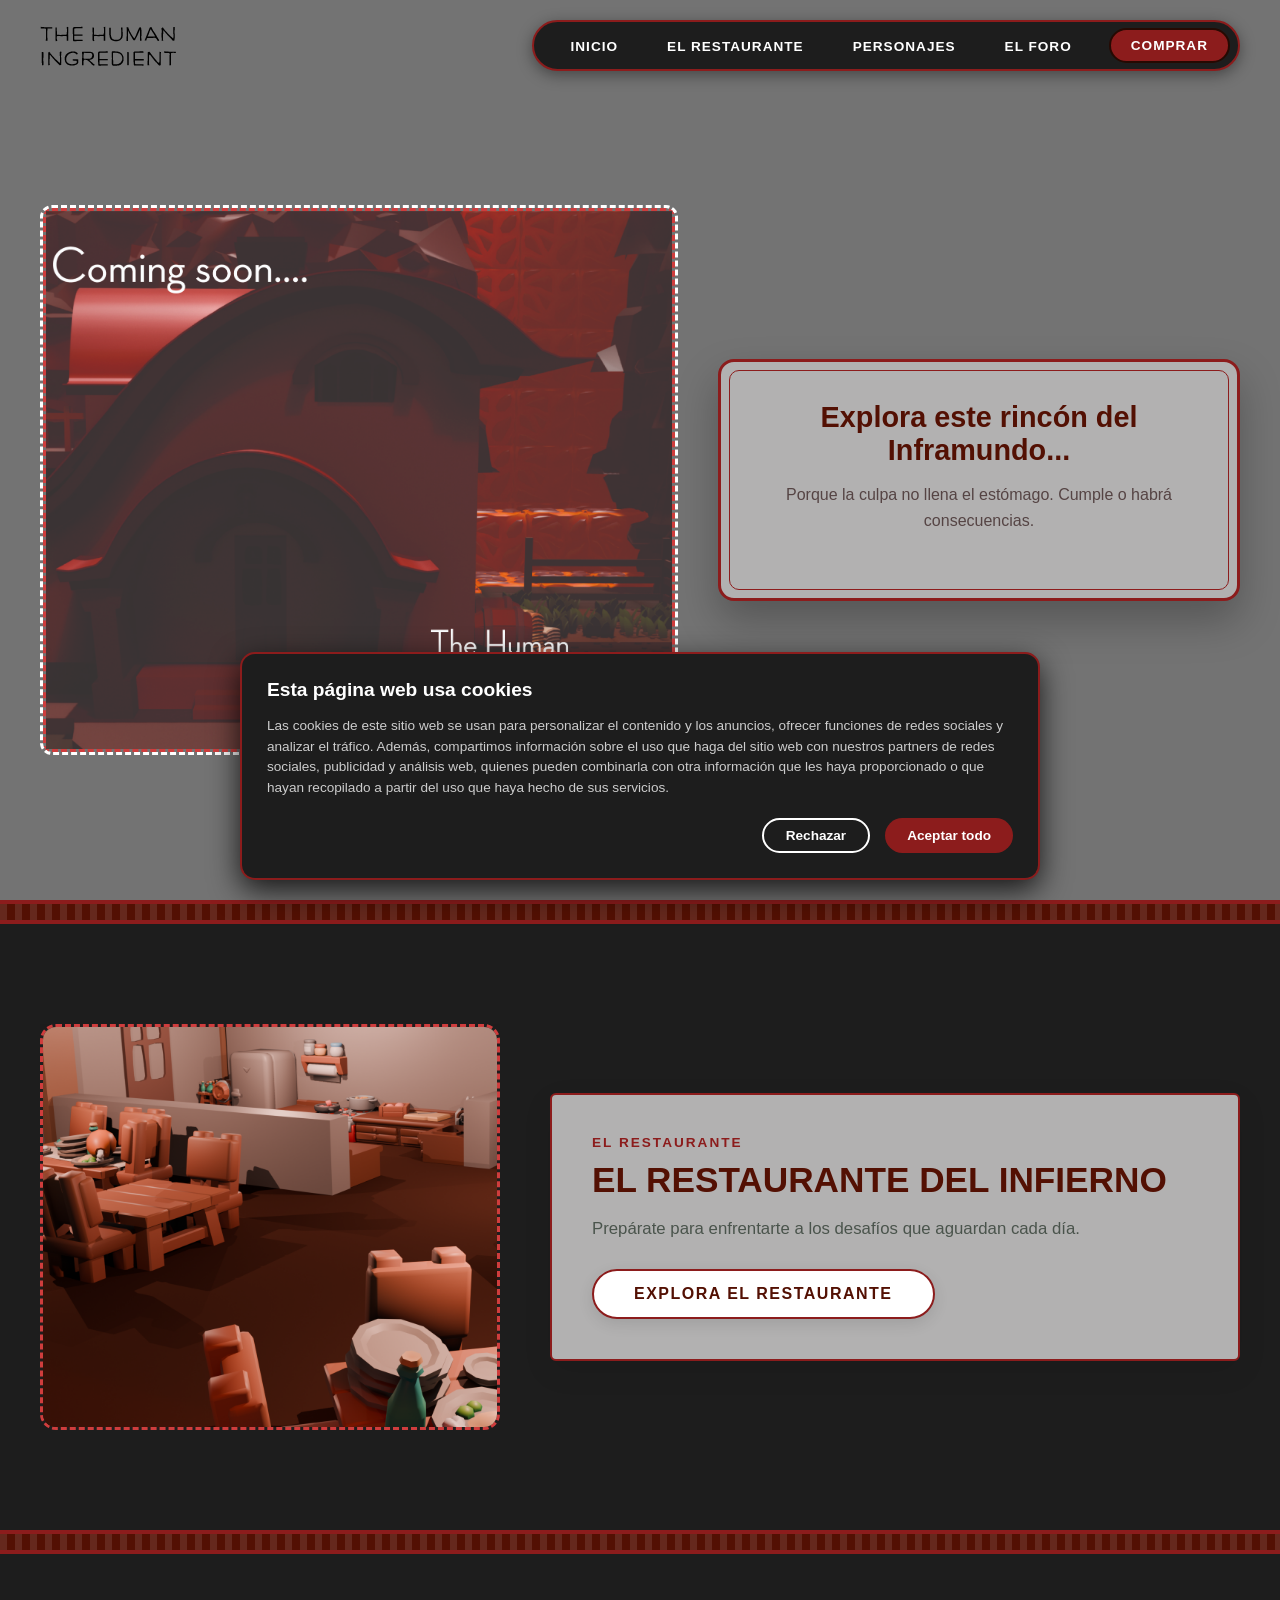
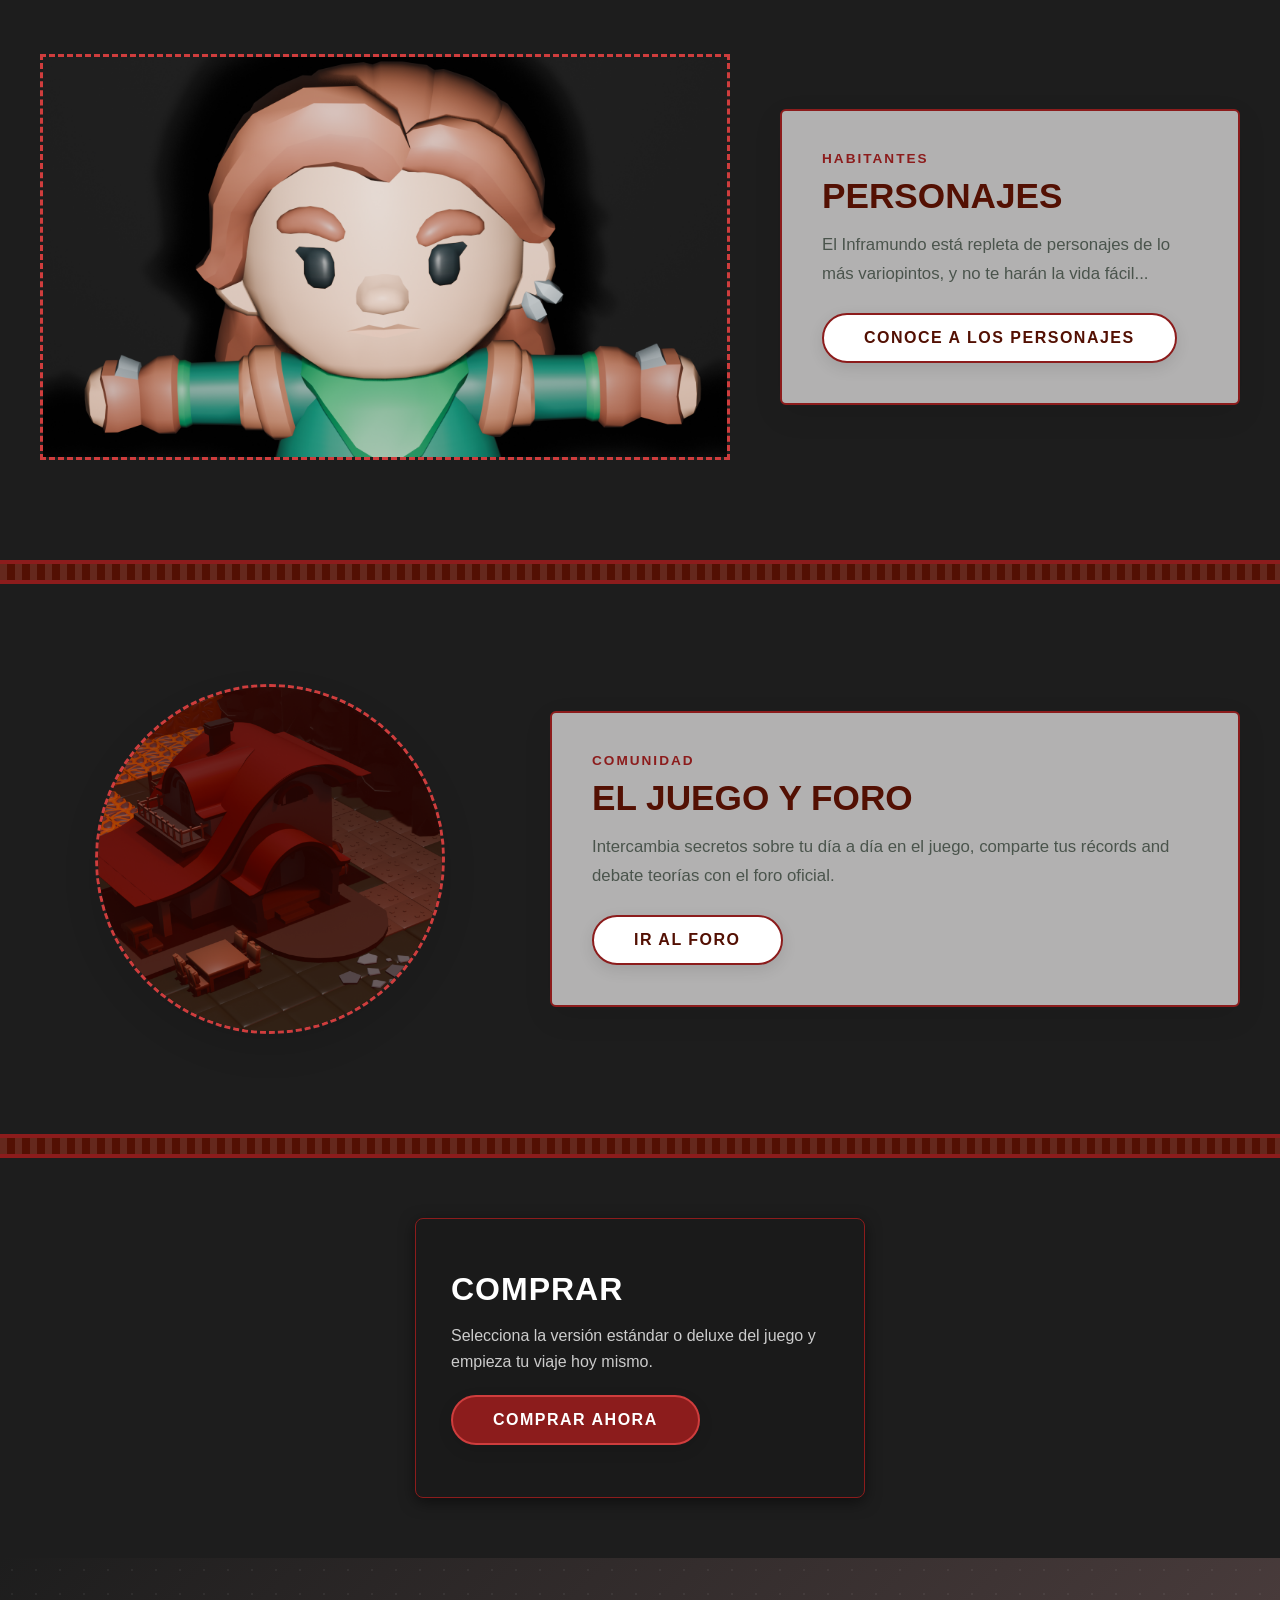
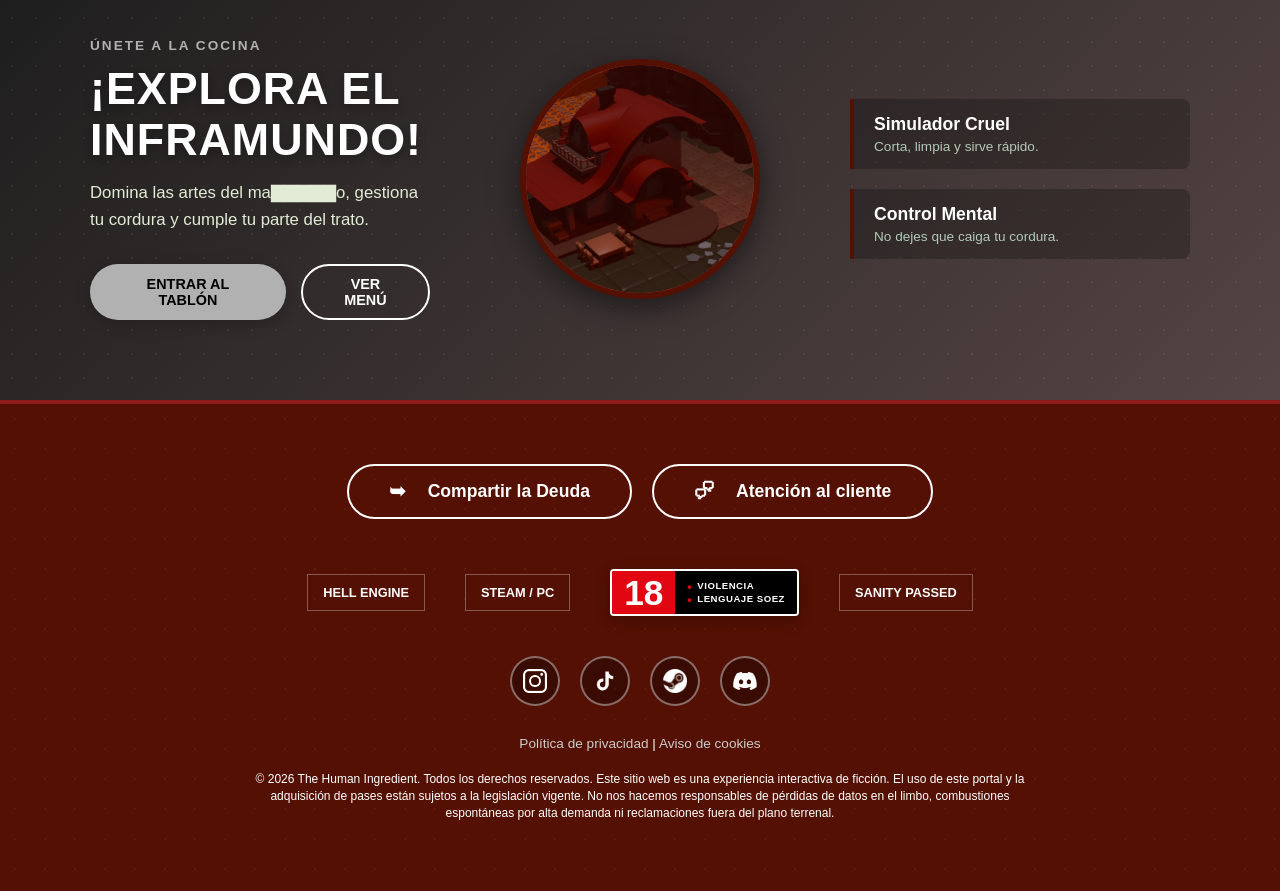
<file: index.html>
<!DOCTYPE html>
<html lang="es">
<head>
    <meta charset="UTF-8">
    <meta name="viewport" content="width=device-width, initial-scale=1.0">
    <title>The Human Ingredient</title>
    <link rel="stylesheet" href="css.css">
</head>
<body>

<header id="main-header">
    <div class="header-container">
        <img src="imagenes/Recurso 1.png" height="40" width="137"/>
        <nav>
            <ul>
                <li><a href="index.html" class="nav-link">INICIO</a></li>
                <li><a href="restaurante.html" class="nav-link">EL RESTAURANTE</a></li>
                <li><a href="personajes.html" class="nav-link">PERSONAJES</a></li>
                <li><a href="foro.html" class="nav-link">EL FORO</a></li>
                <li><a href="comprar.html" class="nav-btn-gold">COMPRAR</a></li>
            </ul>
        </nav>
    </div>
</header>

<main>

    <section id="inicio" class="hero-section">
        <div class="hero-grid">
            <div class="hero-character-box reveal-left" style="overflow: hidden; display: flex; justify-content: center; align-items: center; background: none !important;">
                <div class="placeholder-inner" style="width: 100%; height: 100%; min-height: 400px; overflow: hidden; display: block; padding: 0; margin: 0; background: none !important;">
                    <img src="imagenes/main.jpg" style="width: 100% !important; height: 100% !important; min-height: 400px !important; object-fit: cover !important; display: block !important; margin: 0 !important; padding: 0 !important; max-height: none !important;"/>
                </div>
            </div>

            <div class="hero-card-parchment reveal-right">
                <div class="parchment-border">
                    <h2>Explora este rincón del Inframundo...</h2>
                    <p>Porque la culpa no llena el estómago. Cumple o habrá consecuencias.</p>
                </div>
            </div>
        </div>
    </section>

    <div class="zelda-separator-strip"></div>

    <section id="restaurante" class="content-section bg-triangles">
        <div class="section-wrapper row-reverse">
            <div class="block-visual reveal-right" style="overflow: hidden; display: flex; justify-content: center; align-items: center; background: none !important;">
                <div class="placeholder-inner circle-or-box" style="width: 100%; height: 100%; min-height: 400px; overflow: hidden; display: block; padding: 0; margin: 0; background: none !important;">
                    <img src="imagenes/interior.png" style="width: 100% !important; height: 100% !important; min-height: 400px !important; object-fit: cover !important; display: block !important; margin: 0 !important; padding: 0 !important; max-height: none !important;"/>
                </div>
            </div>

            <div class="block-text parchment-style reveal-left">
                <span class="section-tag">El Restaurante</span>
                <h3>El restaurante del Infierno</h3>
                <p>Prepárate para enfrentarte a los desafíos que aguardan cada día.</p>
                <a href="restaurante.html">
                    <button class="btn-zelda-white">Explora el Restaurante</button>
                </a>
            </div>
        </div>
    </section>

    <div class="zelda-separator-strip"></div>

    <section id="personajes" class="content-section bg-triangles">
        <div class="section-wrapper">
            <div class="block-visual reveal-left" style="overflow: hidden; display: flex; justify-content: center; align-items: center; background: none !important;">
                <div class="placeholder-inner" style="width: 100%; height: 100%; min-height: 400px; overflow: hidden; display: block; padding: 0; margin: 0; background: none !important;">
                    <img src="imagenes/personaje1.png" style="width: 100% !important; height: 100% !important; min-height: 400px !important; object-fit: cover !important; display: block !important; margin: 0 !important; padding: 0 !important; max-height: none !important;"/>
                </div>
            </div>

            <div class="block-text parchment-style reveal-right">
                <span class="section-tag">Habitantes</span>
                <h3>Personajes</h3>
                <p>El Inframundo está repleta de personajes de lo más variopintos, y no te harán la vida fácil...</p>
                <a href="personajes.html">
                    <button class="btn-zelda-white">Conoce a los personajes</button>
                </a>
            </div>
        </div>
    </section>

    <div class="zelda-separator-strip"></div>

    <section id="foro" class="content-section bg-triangles">
        <div class="section-wrapper row-reverse">
            <div class="block-visual reveal-right" style="display: flex; justify-content: center; align-items: center; background: none !important;">
                <div class="placeholder-inner rounded" style="width: 350px; height: 350px; border-radius: 50% !important; overflow: hidden; display: block; padding: 0; margin: 0; background: none !important;">
                    <img src="imagenes/restaurante por fuera.png" style="width: 100% !important; height: 100% !important; object-fit: cover !important; display: block !important; margin: 0 !important; padding: 0 !important; max-height: none !important;"/>
                </div>
            </div>
            <div class="block-text parchment-style reveal-left">
                <span class="section-tag">Comunidad</span>
                <h3>El Juego y Foro</h3>
                <p>Intercambia secretos sobre tu día a día en el juego, comparte tus récords and debate teorías con el foro oficial.</p>
                <a href="foro.html">
                    <button class="btn-zelda-white">Ir al foro</button>
                </a>
            </div>
        </div>
    </section>

    <div class="zelda-separator-strip"></div>

    <!-- CAMBIO AQUÍ: SECCIÓN COMPRAR CENTRADA Y CORREGIDA VISUALMENTE -->
    <section id="comprar" class="content-section bg-triangles last-section" style="width: 100%; display: flex; justify-content: center; align-items: center; padding: 60px 0; box-sizing: border-box;">
        <div class="section-wrapper" style="display: flex; flex-wrap: wrap; align-items: center; justify-content: center; gap: 50px; width: 100%; max-width: 1200px; margin: 0 auto; box-sizing: border-box;">


            <!-- Tarjeta derecha: Forzada al fondo oscuro e integrada perfectamente -->
            <div class="block-text parchment-style buy-card reveal-right" style="background: #1a1a1a !important; border: 1px solid #8c1c1c !important; border-radius: 8px; padding: 35px; color: #ffffff !important; box-shadow: 0 4px 15px rgba(0,0,0,0.5); display: flex; flex-direction: column; justify-content: center; align-items: flex-start; min-height: 280px; width: 450px; box-sizing: border-box; margin: 0;">
                <h3 style="color: #ffffff !important; margin-top: 0; font-family: inherit; font-size: 2rem; text-transform: uppercase; letter-spacing: 1px; margin-bottom: 15px;">Comprar</h3>
                <p style="color: #cccccc !important; line-height: 1.6; font-size: 1rem; margin: 0 0 20px 0; text-align: left;">Selecciona la versión estándar o deluxe del juego y empieza tu viaje hoy mismo.</p>
                <a href="comprar.html" style="text-decoration: none; width: 100%;">
                    <button class="btn-zelda-gold" style="width: auto;">Comprar ahora</button>
                </a>
            </div>

        </div>
    </section>

    <section class="explore-zelda-section">
        <div class="explore-bg-pattern"></div>

        <div class="explore-container">
            <div class="explore-left-col">
                <span class="explore-tag">ÚNETE A LA COCINA</span>
                <h2 class="explore-heading">¡Explora el Inframundo!</h2>
                <p class="explore-text">Domina las artes del ma▇▇▇▇▇o, gestiona tu cordura y cumple tu parte del trato.</p>
                <div class="explore-buttons">
                    <a href="foro.html" class="btn-explore-gold">Entrar al Tablón</a>
                    <a href="restaurante.html" class="btn-explore-outline">Ver Menú</a>
                </div>
            </div>

            <div class="explore-center-col">
                <div class="explore-circle-frame">
                    <img src="imagenes/restaurante por fuera.png" alt="Plato Infernal" class="explore-round-image">
                    <div class="explore-circle-glow"></div>
                </div>
            </div>

            <div class="explore-right-col">
                <div class="explore-badge-item">
                    <div class="explore-badge-text">
                        <h4>Simulador Cruel</h4>
                        <p>Corta, limpia y sirve rápido.</p>
                    </div>
                </div>

                <div class="explore-badge-item">
                    <div class="explore-badge-text">
                        <h4>Control Mental</h4>
                        <p>No dejes que caiga tu cordura.</p>
                    </div>
                </div>
            </div>
        </div>
    </section>

    <footer class="main-footer">
        <div class="footer-container">

            <div class="footer-action-buttons">
                <button class="btn-footer reveal-left">
                    <span class="game-icon-static">➥</span> Compartir la Deuda
                </button>
                <button class="btn-footer reveal-right">
                    <span class="game-icon-static">🗪</span> Atención al cliente
                </button>
            </div>

            <div class="footer-official-logos reveal">
                <div class="logo-placeholder-small" title="Motor del juego">HELL ENGINE</div>
                <div class="logo-placeholder-small btn-steam" id="steam-trigger" title="Próximamente en Steam">STEAM / PC</div>
                <div class="logo-rating-pegi">
                    <div class="pegi-number">18</div>
                    <div class="pegi-descriptors">
                        <span>Violencia</span>
                        <span>Lenguaje Soez</span>
                    </div>
                </div>

                <div class="logo-placeholder-small" title="Control de Cordura">SANITY PASSED</div>
            </div>

            <div class="footer-social-links reveal">
                <a href="AQUÍ_VA_EL_LINK_DE_TU_INSTAGRAM" class="social-icon ins" title="Instagram">
                    <img src="imagenes/ig.png" height="1280" width="1280"/>
                </a>

                <a href="AQUÍ_VA_EL_LINK_DE_TU_TIKTOK" class="social-icon tik" title="TikTok">
                    <img src="imagenes/tiktok.png" height="3000" width="3000"/>
                </a>

                <a href="AQUÍ_VA_EL_LINK_DE_TU_STEAM" class="social-icon stm" title="Steam">
                    <img src="imagenes/steam.png" height="1280" width="1280"/>
                </a>

                <a href="AQUÍ_VA_EL_LINK_DE_TU_DISCORD" class="social-icon dsc" title="Discord">
                    <img src="imagenes/discord.png" height="2194" width="3000"/>
                </a>
            </div>

            <div class="footer-legal reveal">
                <p>
                    <a href="politica%20de%20privacidad.html" style="color: #cccccc; text-decoration: none;">Política de privacidad</a>
                    |
                    <a href="cookies.html" style="color: #cccccc; text-decoration: none;">Aviso de cookies</a>
                </p>
                <p class="legal-fine-print">
                    © 2026 The Human Ingredient. Todos los derechos reservados. Este sitio web es una experiencia interactiva de ficción. El uso de este portal y la adquisición de pases están sujetos a la legislación vigente. No nos hacemos responsables de pérdidas de datos en el limbo, combustiones espontáneas por alta demanda ni reclamaciones fuera del plano terrenal.
                </p>
            </div>

        </div>
    </footer>

</main>

<script>
    document.addEventListener("DOMContentLoaded", () => {
        document.addEventListener("click", (e) => {
            const link = e.target.closest("a");
            if (link && link.getAttribute("href") && link.getAttribute("href").includes(".html")) {
                e.stopPropagation();
                window.location.href = link.href;
            }
        });
    });
</script>

<div id="cookie-banner" class="cookie-banner-hidden">
    <div class="cookie-content">
        <h3>Esta página web usa cookies</h3>
        <p>Las cookies de este sitio web se usan para personalizar el contenido y los anuncios, ofrecer funciones de redes sociales y analizar el tráfico. Además, compartimos información sobre el uso que haga del sitio web con nuestros partners de redes sociales, publicidad y análisis web, quienes pueden combinarla con otra información que les haya proporcionado o que hayan recopilado a partir del uso que haya hecho de sus servicios.</p>
        <div class="cookie-buttons">
            <button id="btn-reject-cookies">Rechazar</button>
            <button id="btn-accept-cookies">Aceptar todo</button>
        </div>
    </div>
</div>

<script src="cookies.js"></script>
</body>
</html>
</file>
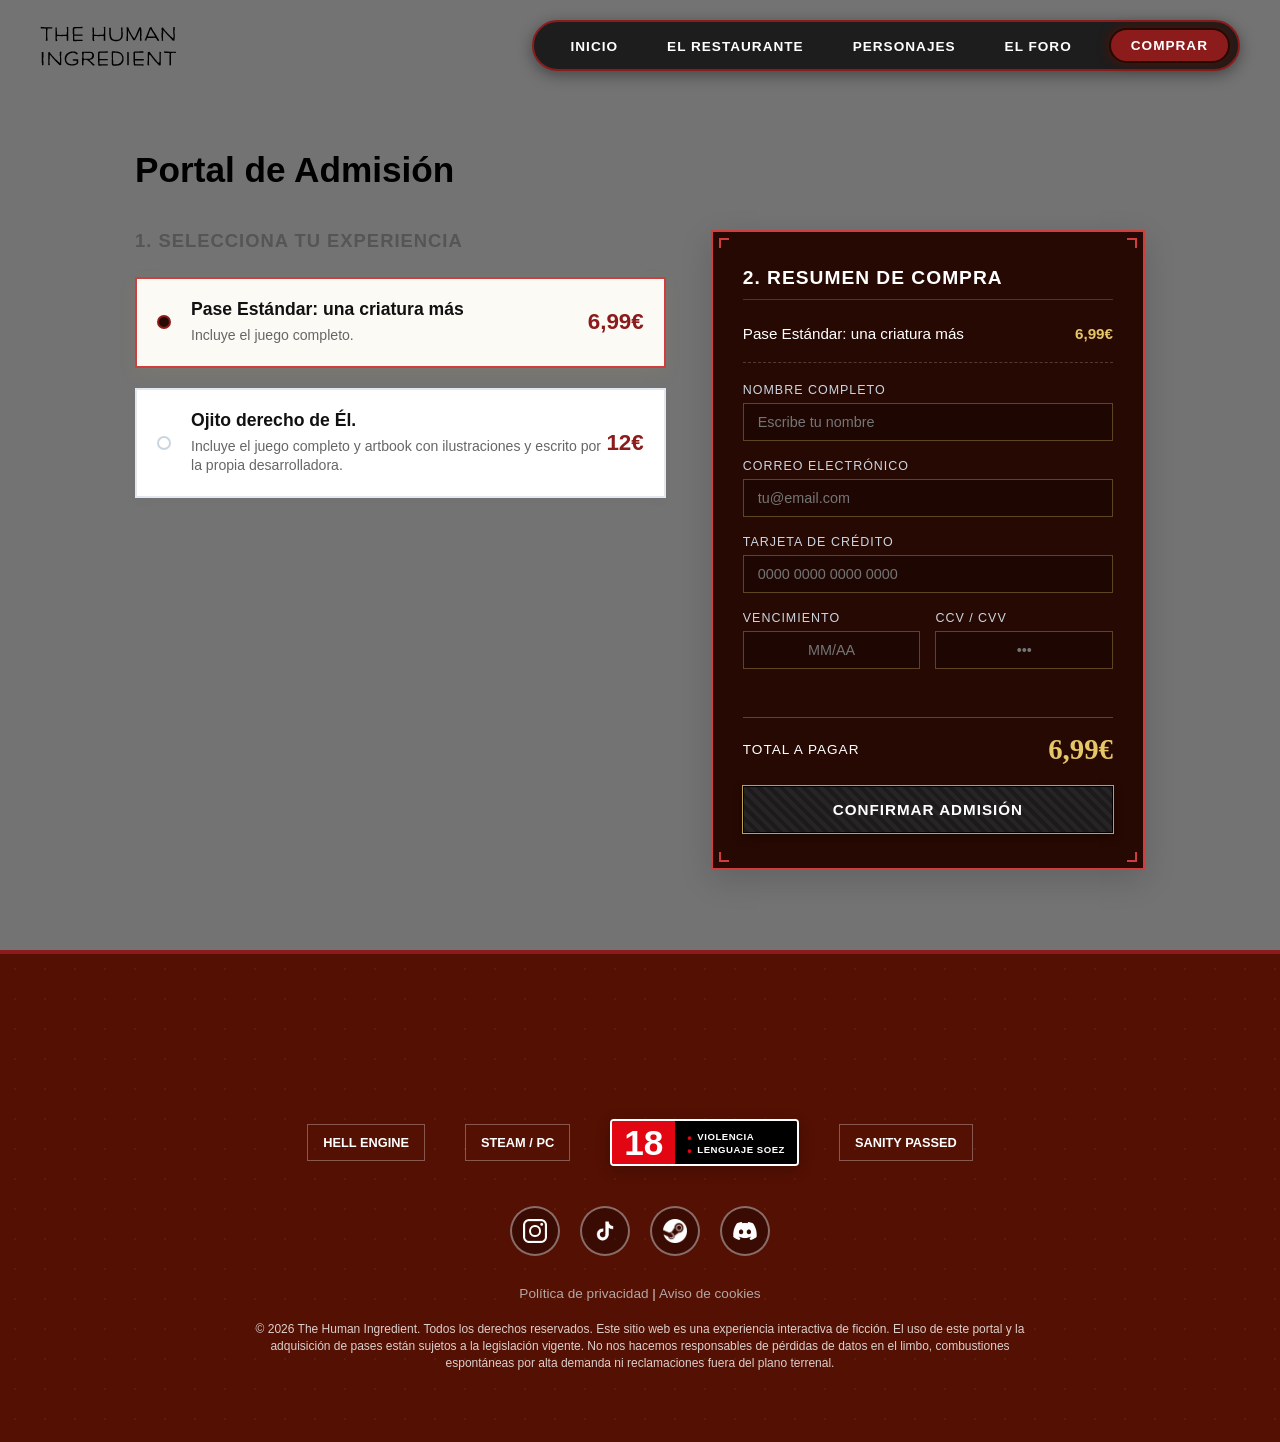
<file: comprar.html>
<!DOCTYPE html>
<html lang="es">
<head>
    <meta charset="UTF-8">
    <meta name="viewport" content="width=device-width, initial-scale=1.0">
    <title>Comprar - Inframundo</title>
    <link rel="stylesheet" href="comprar.css">
</head>
<body>

<header id="main-header">
    <div class="header-container">
        <img src="imagenes/Recurso 1.png" height="40" width="137"/>
        <nav>
            <ul>
                <li><a href="index.html" class="nav-link">INICIO</a></li>
                <li><a href="restaurante.html" class="nav-link">EL RESTAURANTE</a></li>
                <li><a href="personajes.html" class="nav-link">PERSONAJES</a></li>
                <li><a href="foro.html" class="nav-link">EL FORO</a></li>
                <li><a href="comprar.html" class="nav-btn-gold active-btn">COMPRAR</a></li>
            </ul>
        </nav>
    </div>
</header>

<main class="main-content">
    <h1 class="page-title animation-fade-up">Portal de Admisión</h1>

    <div class="purchase-grid">

        <div class="products-section animation-fade-up" style="animation-delay: 0.15s;">
            <h2 class="sub-title">1. Selecciona tu experiencia</h2>

            <div class="ticket-card active" data-price="7,99" data-name="Pase Estándar: una criatura más">
                <div class="ticket-selection-indicator"></div>
                <div class="ticket-info">
                    <h3>Pase Estándar: una criatura más</h3>
                    <p>Incluye el juego completo.</p>
                </div>
                <div class="ticket-price">6,99€</div>
            </div>

            <div class="ticket-card" data-price="12" data-name="Ojito derecho de Él">
                <div class="ticket-selection-indicator"></div>
                <div class="ticket-info">
                    <h3>Ojito derecho de Él.</h3>
                    <p>Incluye el juego completo y artbook con ilustraciones y escrito por la propia desarrolladora.</p>
                </div>
                <div class="ticket-price">12€</div>
            </div>
        </div>

        <div class="checkout-section animation-fade-up" style="animation-delay: 0.35s;">
            <div class="checkout-box-inner">
                <div class="corner-deco top-left"></div>
                <div class="corner-deco top-right"></div>
                <div class="corner-deco bottom-left"></div>
                <div class="corner-deco bottom-right"></div>

                <h2 class="checkout-title">2. Resumen de compra</h2>

                <div class="summary-item">
                    <span id="summary-product-name">Pase Estándar: una criatura más</span>
                    <span id="summary-product-price" class="gold-text">6,99€</span>
                </div>

                <hr class="divider">

                <form id="payment-form">
                    <div class="form-group">
                        <label for="username">Nombre Completo</label>
                        <input type="text" id="username" placeholder="Escribe tu nombre" required>
                    </div>

                    <div class="form-group">
                        <label for="useremail">Correo Electrónico</label>
                        <input type="email" id="useremail" placeholder="tu@email.com" required>
                    </div>

                    <div class="form-group">
                        <label for="cardnumber">Tarjeta de Crédito</label>
                        <input type="text" id="cardnumber" placeholder="0000 0000 0000 0000" maxlength="19" required>
                    </div>

                    <div class="form-row">
                        <div class="form-group half-width">
                            <label for="cardexpiry">Vencimiento</label>
                            <input type="text" id="cardexpiry" placeholder="MM/AA" maxlength="5" required>
                        </div>
                        <div class="form-group half-width">
                            <label for="cardcvv">CCV / CVV</label>
                            <input type="password" id="cardcvv" placeholder="•••" maxlength="3" required>
                        </div>
                    </div>

                    <div class="total-container">
                        <span>TOTAL A PAGAR</span>
                        <span id="final-total">6,99€</span>
                    </div>

                    <button type="submit" class="submit-btn-dark">
                        CONFIRMAR ADMISIÓN
                    </button>
                </form>
            </div>
        </div>

    </div>
</main>

<div id="success-modal" class="modal-overlay">
    <div class="modal-box">
        <div class="corner-deco top-left"></div>
        <div class="corner-deco top-right"></div>
        <div class="modal-icon">✓</div>
        <h2>¡Admisión Completada!</h2>
        <p>Tu pase ha sido registrado en las crónicas. Revisa tu correo electrónico para encontrar el recibo de tu juego. Lo recibirás en tu biblioteca de Steam al momento de la salida oficial.</p>
        <button id="close-modal-btn" class="nav-btn-gold" style="margin-top: 15px; cursor: pointer;">Entendido</button>
    </div>
</div>

<script src="./comprar.js"></script>
<footer class="main-footer">
    <div class="footer-container">

        <div class="footer-action-buttons">
            <button class="btn-footer reveal-left">
                <span class="game-icon-static">➥</span> Compartir la Deuda
            </button>
            <button class="btn-footer reveal-right">
                <span class="game-icon-static">🗪</span> Atención al cliente
            </button>
        </div>

        <div class="footer-official-logos reveal">
            <div class="logo-placeholder-small" title="Motor del juego">HELL ENGINE</div>
            <div class="logo-placeholder-small btn-steam" id="steam-trigger" title="Próximamente en Steam">STEAM / PC</div>
            <div class="logo-rating-pegi">
                <div class="pegi-number">18</div>
                <div class="pegi-descriptors">
                    <span>Violencia</span>
                    <span>Lenguaje Soez</span>
                </div>
            </div>

            <div class="logo-placeholder-small" title="Control de Cordura">SANITY PASSED</div>
        </div>

        <div class="footer-social-links reveal">
            <a href="AQUÍ_VA_EL_LINK_DE_TU_INSTAGRAM" class="social-icon ins" title="Instagram">
                <img src="imagenes/ig.png" height="1280" width="1280"/>
            </a>

            <a href="AQUÍ_VA_EL_LINK_DE_TU_TIKTOK" class="social-icon tik" title="TikTok">
                <img src="imagenes/tiktok.png" height="3000" width="3000"/>
            </a>

            <a href="AQUÍ_VA_EL_LINK_DE_TU_STEAM" class="social-icon stm" title="Steam">
                <img src="imagenes/steam.png" height="1280" width="1280"/>
            </a>

            <a href="AQUÍ_VA_EL_LINK_DE_TU_DISCORD" class="social-icon dsc" title="Discord">
                <img src="imagenes/discord.png" height="2194" width="3000"/>
            </a>
        </div>

        <div class="footer-legal reveal">
            <p>
                <a href="politica%20de%20privacidad.html" style="color: #cccccc; text-decoration: none;">Política de privacidad</a>
                |
                <a href="cookies.html" style="color: #cccccc; text-decoration: none;">Aviso de cookies</a>
            </p>
            <p class="legal-fine-print">
                © 2026 The Human Ingredient. Todos los derechos reservados. Este sitio web es una experiencia interactiva de ficción. El uso de este portal y la adquisición de pases están sujetos a la legislación vigente. No nos hacemos responsables de pérdidas de datos en el limbo, combustiones espontáneas por alta demanda ni reclamaciones fuera del plano terrenal.
            </p>
        </div>

    </div>

</footer>
</body>
</html>
</file>
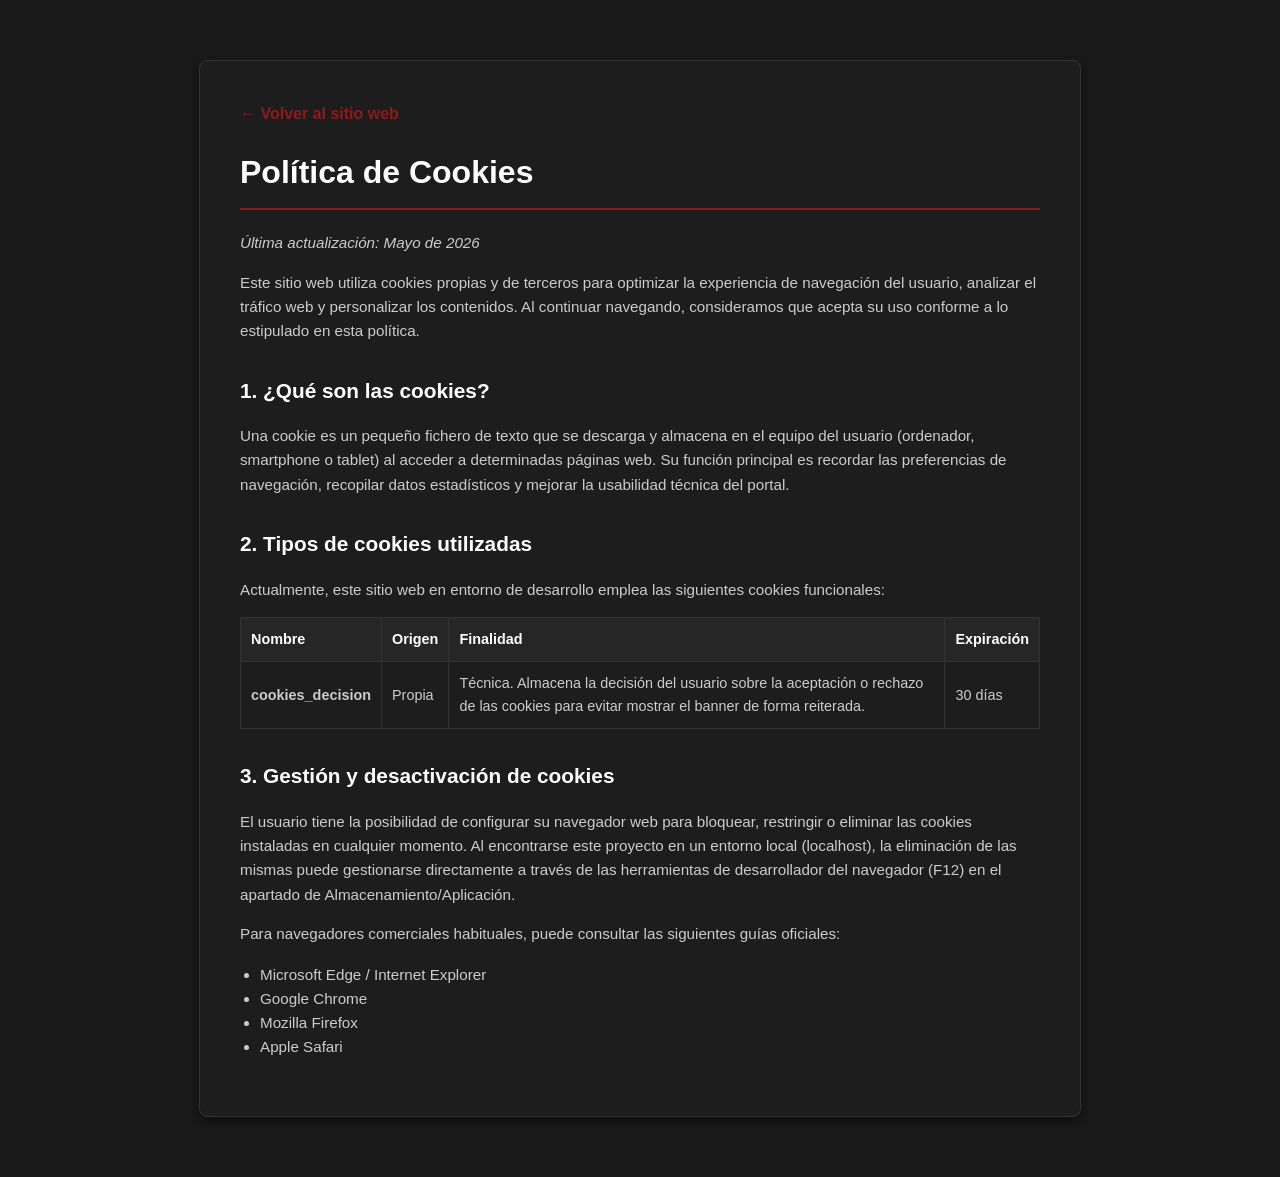
<file: cookies.html>
<!DOCTYPE html>
<html lang="es">
<head>
  <meta charset="UTF-8">
  <meta name="viewport" content="width=device-width, initial-scale=1.0">
  <title>Política de Cookies</title>
  <style>
    body {
      background-color: #1a1a1a;
      color: #ffffff;
      font-family: -apple-system, BlinkMacSystemFont, "Segoe UI", Roboto, Helvetica, Arial, sans-serif;
      line-height: 1.6;
      margin: 0;
      padding: 0;
    }
    .legal-container {
      max-width: 800px;
      margin: 60px auto;
      padding: 40px;
      background-color: #1d1d1d;
      border: 1px solid #333333;
      border-radius: 8px;
      box-shadow: 0 4px 12px rgba(0, 0, 0, 0.5);
    }
    h1 {
      color: #ffffff;
      font-size: 2rem;
      border-bottom: 2px solid #8c1c1c;
      padding-bottom: 10px;
      margin-top: 0;
    }
    h2 {
      color: #ffffff;
      font-size: 1.3rem;
      margin-top: 30px;
    }
    p, li {
      color: #cccccc;
      font-size: 0.95rem;
    }
    ul {
      padding-left: 20px;
    }
    table {
      width: 100%;
      border-collapse: collapse;
      margin-top: 15px;
      margin-bottom: 15px;
    }
    th, td {
      border: 1px solid #333333;
      padding: 10px;
      text-align: left;
      font-size: 0.9rem;
    }
    th {
      background-color: #262626;
      color: #ffffff;
    }
    td {
      color: #cccccc;
    }
    .back-link {
      color: #8c1c1c;
      text-decoration: none;
      font-weight: bold;
      display: inline-block;
      margin-bottom: 20px;
      transition: color 0.2s;
    }
    .back-link:hover {
      color: #cf3d3d;
    }
  </style>
</head>
<body>

<div class="legal-container">
  <a href="index.html" class="back-link">← Volver al sitio web</a>
  <h1>Política de Cookies</h1>
  <p><em>Última actualización: Mayo de 2026</em></p>

  <p>Este sitio web utiliza cookies propias y de terceros para optimizar la experiencia de navegación del usuario, analizar el tráfico web y personalizar los contenidos. Al continuar navegando, consideramos que acepta su uso conforme a lo estipulado en esta política.</p>

  <h2>1. ¿Qué son las cookies?</h2>
  <p>Una cookie es un pequeño fichero de texto que se descarga y almacena en el equipo del usuario (ordenador, smartphone o tablet) al acceder a determinadas páginas web. Su función principal es recordar las preferencias de navegación, recopilar datos estadísticos y mejorar la usabilidad técnica del portal.</p>

  <h2>2. Tipos de cookies utilizadas</h2>
  <p>Actualmente, este sitio web en entorno de desarrollo emplea las siguientes cookies funcionales:</p>

  <table>
    <thead>
    <tr>
      <th>Nombre</th>
      <th>Origen</th>
      <th>Finalidad</th>
      <th>Expiración</th>
    </tr>
    </thead>
    <tbody>
    <tr>
      <td><strong>cookies_decision</strong></td>
      <td>Propia</td>
      <td>Técnica. Almacena la decisión del usuario sobre la aceptación o rechazo de las cookies para evitar mostrar el banner de forma reiterada.</td>
      <td>30 días</td>
    </tr>
    </tbody>
  </table>

  <h2>3. Gestión y desactivación de cookies</h2>
  <p>El usuario tiene la posibilidad de configurar su navegador web para bloquear, restringir o eliminar las cookies instaladas en cualquier momento. Al encontrarse este proyecto en un entorno local (localhost), la eliminación de las mismas puede gestionarse directamente a través de las herramientas de desarrollador del navegador (F12) en el apartado de Almacenamiento/Aplicación.</p>

  <p>Para navegadores comerciales habituales, puede consultar las siguientes guías oficiales:</p>
  <ul>
    <li>Microsoft Edge / Internet Explorer</li>
    <li>Google Chrome</li>
    <li>Mozilla Firefox</li>
    <li>Apple Safari</li>
  </ul>
</div>

</body>
</html>
</file>
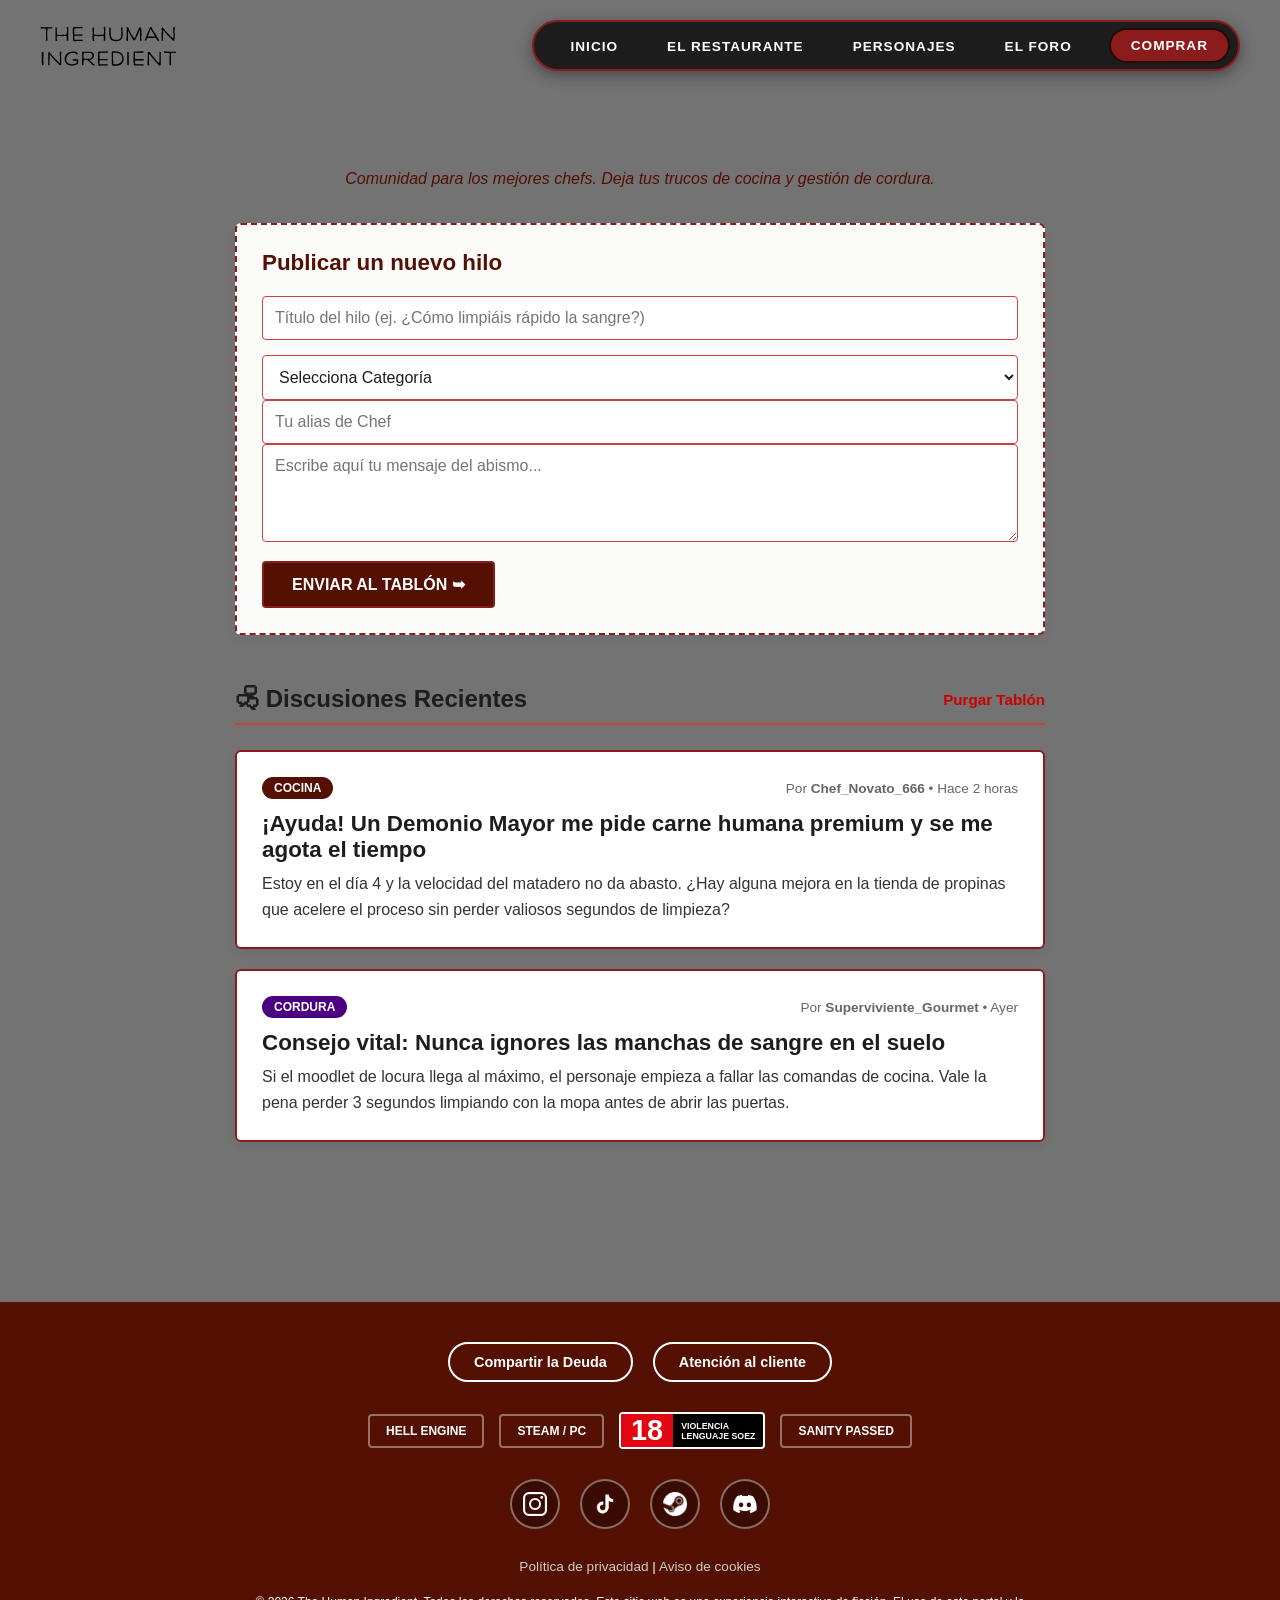
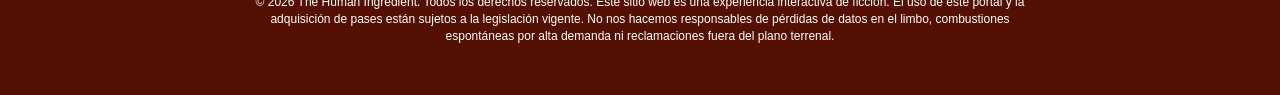
<file: foro.html>
<!DOCTYPE html>
<html lang="es">
<head>
    <meta charset="UTF-8">
    <meta name="viewport" content="width=device-width, initial-scale=1.0">
    <title>Foro - El Tablón del Inframundo</title>
    <link rel="stylesheet" href="foro.css">
    <link rel="stylesheet" href="css.css">
</head>
<body class="forum-body">

<header id="main-header">
    <div class="header-container">
        <img src="imagenes/Recurso 1.png" height="40" width="137"/>

        <nav>
            <ul>
                <li><a href="./index.html" class="nav-link">INICIO</a></li>
                <li><a href="./restaurante.html" class="nav-link">EL RESTAURANTE</a></li>
                <li><a href="./personajes.html" class="nav-link">PERSONAJES</a></li>
                <li><a href="./foro.html" class="nav-link">EL FORO</a></li>
                <li><a href="./comprar.html" class="nav-btn-gold">COMPRAR</a></li>
            </ul>
        </nav>
    </div>
</header>

<main class="forum-main-content">
    <div class="forum-container">
        <h1 class="forum-title">El Tablón del Inframundo</h1>
        <p class="forum-subtitle">Comunidad para los mejores chefs. Deja tus trucos de cocina y gestión de cordura.</p>

        <div class="forum-card create-post-card">
            <h3>Publicar un nuevo hilo</h3>
            <form id="forum-form">
                <div class="form-group">
                    <input type="text" id="post-title" placeholder="Título del hilo (ej. ¿Cómo limpiáis rápido la sangre?)" required>
                </div>
                <div class="forum-row">
                    <select id="post-category" required>
                        <option value="" disabled selected>Selecciona Categoría</option>
                        <option value="Cocina">Cocina e Ingredientes</option>
                        <option value="Matadero">▇▇▇▇▇ ▇▇▇ ▇▇▇▇▇▇▇▇▇</option>
                        <option value="Cordura">Control de Cordura</option>
                        <option value="Propinas">Gestión y Mejoras</option>
                        <option value="Dev">Notas del desarrollador</option>
                    </select>
                    <input type="text" id="post-author" placeholder="Tu alias de Chef" required>
                </div>
                <div class="form-group">
                    <textarea id="post-content" rows="4" placeholder="Escribe aquí tu mensaje del abismo..." required></textarea>
                </div>
                <button type="submit" class="btn-enviar-al-tablon">Enviar al Tablón ➥</button>
            </form>
        </div>

        <div class="forum-threads-header">
            <h3>🗫 Discusiones Recientes</h3>
            <button id="clear-forum-btn" class="btn-clear-forum">Purgar Tablón</button>
        </div>

        <div id="forum-threads-container"></div>
    </div>
</main>

<footer class="forum-footer">
    <div class="forum-footer-container">
        <div class="forum-footer-buttons">
            <a href="#" class="forum-footer-btn">Compartir la Deuda</a>
            <a href="#" class="forum-footer-btn">Atención al cliente</a>
        </div>

        <div class="forum-official-logos">
            <div class="forum-logo-badge">HELL ENGINE</div>
            <div class="forum-logo-badge">STEAM / PC</div>

            <div class="forum-pegi-18">
                <div class="pegi-number">18</div>
                <div class="pegi-text">VIOLENCIA<br>LENGUAJE SOEZ</div>
            </div>

            <div class="forum-logo-badge">SANITY PASSED</div>
        </div>

        <div class="footer-social-links reveal">
            <a href="AQUÍ_VA_EL_LINK_DE_TU_INSTAGRAM" class="social-icon ins" title="Instagram">
                <img src="imagenes/ig.png" height="1280" width="1280"/>
            </a>

            <a href="AQUÍ_VA_EL_LINK_DE_TU_TIKTOK" class="social-icon tik" title="TikTok">
                <img src="imagenes/tiktok.png" height="3000" width="3000"/>
            </a>

            <a href="AQUÍ_VA_EL_LINK_DE_TU_STEAM" class="social-icon stm" title="Steam">
                <img src="imagenes/steam.png" height="1280" width="1280"/>
            </a>

            <a href="AQUÍ_VA_EL_LINK_DE_TU_DISCORD" class="social-icon dsc" title="Discord">
                <img src="imagenes/discord.png" height="2194" width="3000"/>
            </a>
        </div>
        <div class="footer-legal reveal">
            <p>
                <a href="politica%20de%20privacidad.html" style="color: #cccccc; text-decoration: none;">Política de privacidad</a>
                |
                <a href="cookies.html" style="color: #cccccc; text-decoration: none;">Aviso de cookies</a>
            </p>
            <p class="legal-fine-print">
                © 2026 The Human Ingredient. Todos los derechos reservados. Este sitio web es una experiencia interactiva de ficción. El uso de este portal y la adquisición de pases están sujetos a la legislación vigente. No nos hacemos responsables de pérdidas de datos en el limbo, combustiones espontáneas por alta demanda ni reclamaciones fuera del plano terrenal.
            </p>
        </div>
    </div>
</footer>

<script src="./foro.js"></script>
</body>
</html>
</file>
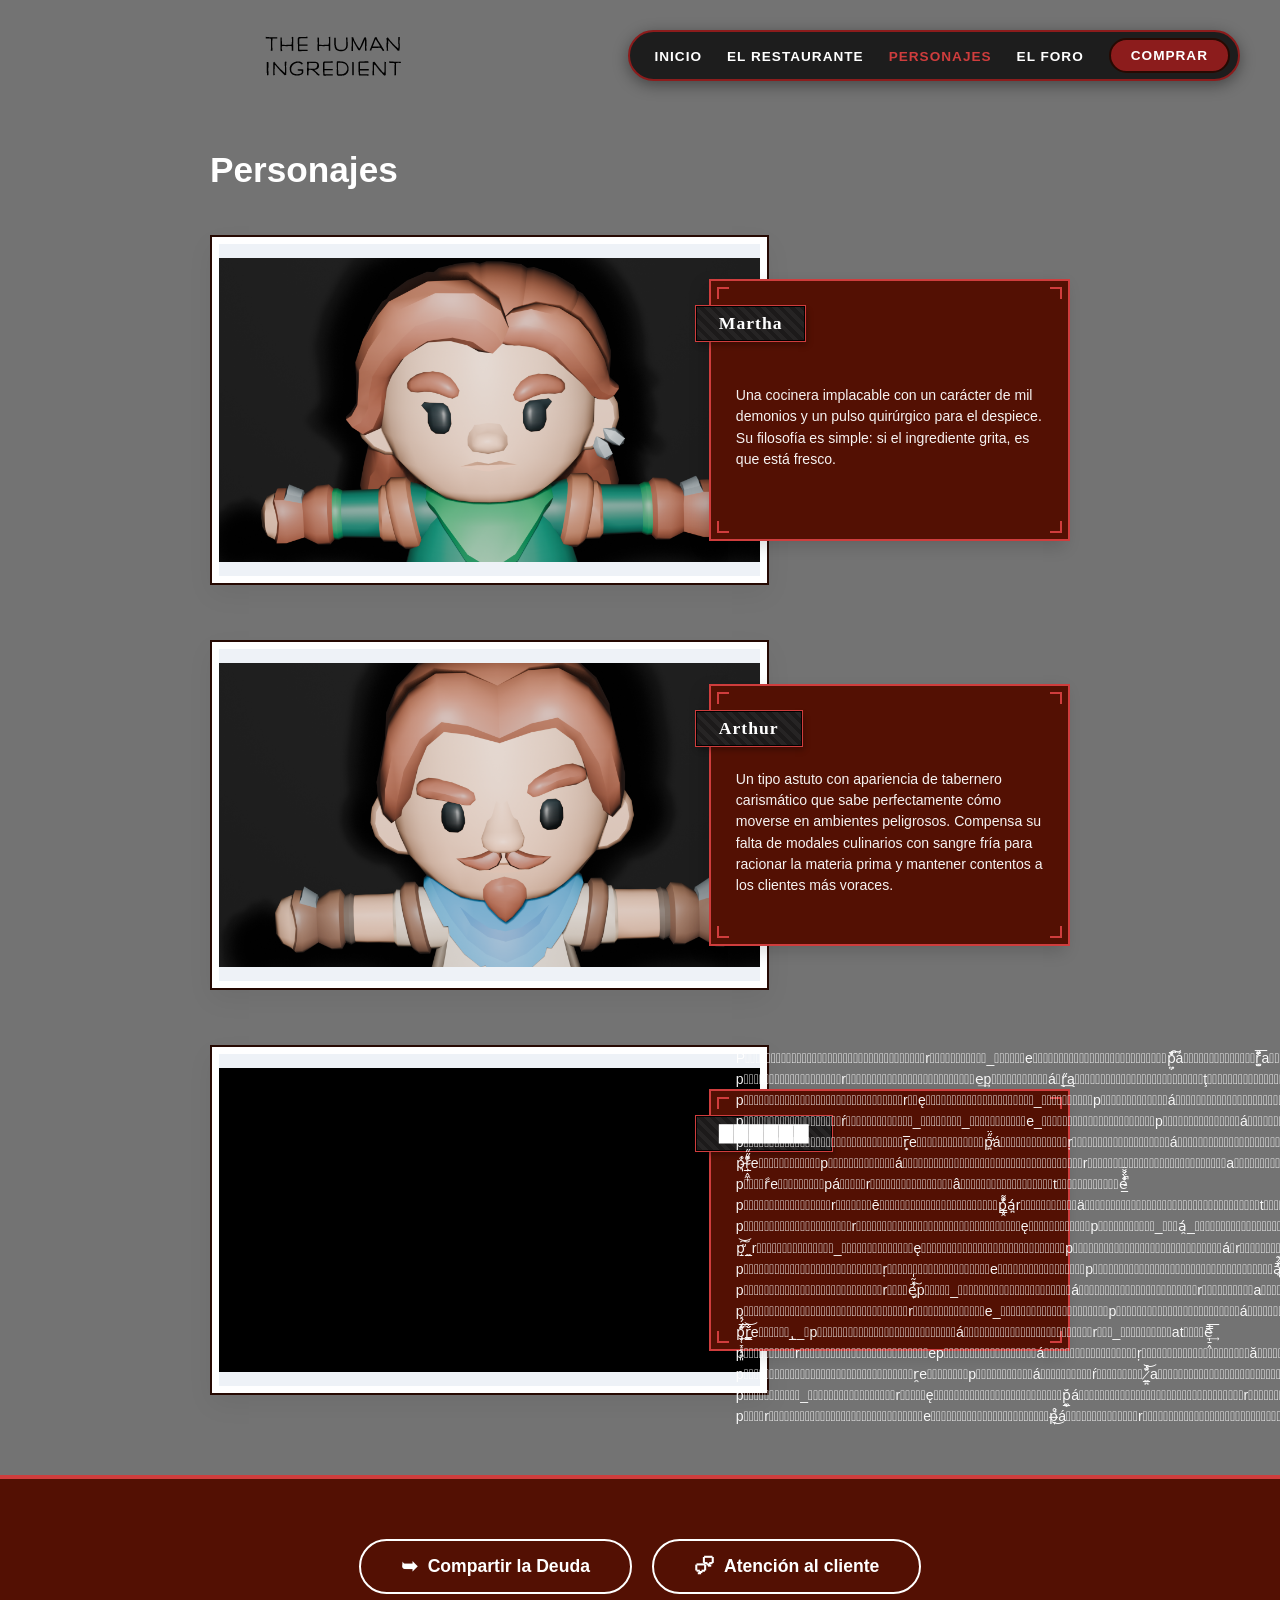
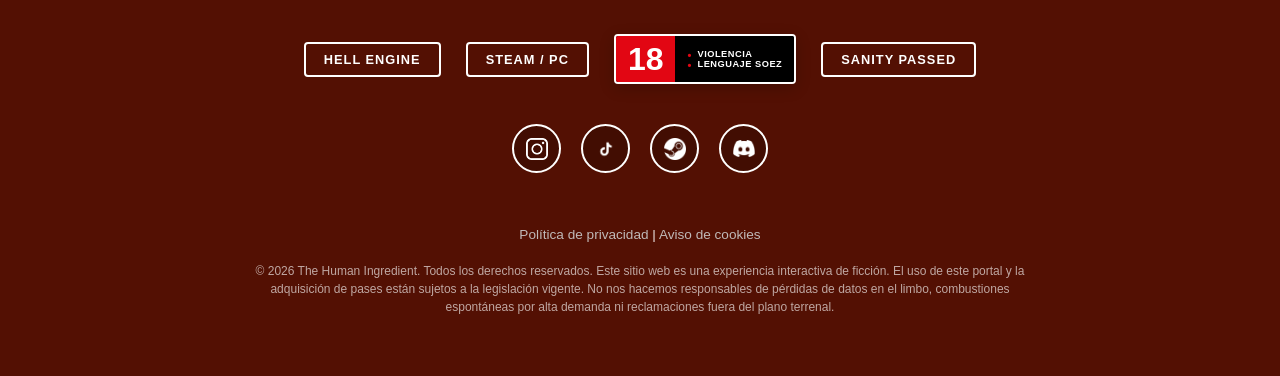
<file: personajes.html>
<!DOCTYPE html>
<html lang="es">
<head>
    <meta charset="UTF-8">
    <meta name="viewport" content="width=device-width, initial-scale=1.0">
    <title>Personajes - Inframundo</title>
    <link rel="stylesheet" href="./personajes.css">
</head>
<body>

<header id="main-header">
    <div class="header-container">
        <img src="imagenes/Recurso 1.png" height="40" width="137"/>
        <nav>
            <ul>
                <li><a href="./index.html" class="nav-link">INICIO</a></li>
                <li><a href="./restaurante.html" class="nav-link">EL RESTAURANTE</a></li>
                <li><a href="./personajes.html" class="nav-link active-page">PERSONAJES</a></li>
                <li><a href="./foro.html" class="nav-link">EL FORO</a></li>
                <li><a href="./comprar.html" class="nav-btn-gold">COMPRAR</a></li>
            </ul>
        </nav>
    </div>
</header>

<main class="main-content">
    <h1 class="page-title">Personajes</h1>

    <div class="characters-stack">

        <div class="zelda-card animation-fade-up">
            <div class="char-image-frame">
                <div class="image-placeholder-bg">
                    <span><img src="imagenes/personaje1.png" height="1080" width="1920"/></span>
                </div>
            </div>
            <div class="char-green-badge">
                <div class="corner-deco top-left"></div>
                <div class="corner-deco top-right"></div>
                <div class="corner-deco bottom-left"></div>
                <div class="corner-deco bottom-right"></div>

                <div class="char-name-stripe">
                    <h2>Martha</h2>
                </div>
                <p class="char-description">
                    Una cocinera implacable con un carácter de mil demonios y un pulso quirúrgico para el despiece. Su filosofía es simple: si el ingrediente grita, es que está fresco.                </p>
            </div>
        </div>

        <div class="zelda-card animation-fade-up">
            <div class="char-image-frame">
                <div class="image-placeholder-bg">
                    <span><img src="imagenes/personaje2.png" height="1080" width="1920"/></span>
                </div>
            </div>
            <div class="char-green-badge">
                <div class="corner-deco top-left"></div>
                <div class="corner-deco top-right"></div>
                <div class="corner-deco bottom-left"></div>
                <div class="corner-deco bottom-right"></div>

                <div class="char-name-stripe">
                    <h2>Arthur</h2>
                </div>
                <p class="char-description">
                    Un tipo astuto con apariencia de tabernero carismático que sabe perfectamente cómo moverse en ambientes peligrosos. Compensa su falta de modales culinarios con sangre fría para racionar la materia prima y mantener contentos a los clientes más voraces. </p>
            </div>
        </div>

        <div class="zelda-card animation-fade-up">
            <div class="char-image-frame">
                <div class="image-placeholder-bg">
                    <span><img src="imagenes/Sin título.png" height="648" width="1152"/></span>
                </div>
            </div>
            <div class="char-green-badge">
                <div class="corner-deco top-left"></div>
                <div class="corner-deco top-right"></div>
                <div class="corner-deco bottom-left"></div>
                <div class="corner-deco bottom-right"></div>

                <div class="char-name-stripe">
                    <h2>▇▇▇▇▇▇</h2>
                </div>
                <p class="char-description">
                    P̷̡͍̻͇͚͇͓̫͍̣̻̮͇̤̮̙̭̯̲̐͆̔̽̓ͮ̒̾̏͗̒̌͢͟͠r̶̴̜̪̩͖ͦ͋͊͋ͪ_̰̓̑̄ͣ̀e̶̷̴̤̼̝̻̬̩̥̭̝̫̙͎ͣ̑̋ͤͮͣͦ̓ͣ̕͞p̗͍̌̈́̏̓͘͘͠͠ą̘̻̜͕́̿̿ͤ͆͒́ͦ́ͬr̫͍͎͋͊͊̊́͞a̸̷̢̢̠͍̤̤̯̘̠̳̦̣̝̲̜͊ͨ̾̈́͂ͯͧ̑̒ͪ͡t͈̀͟e̶͊͘_̹͖̰̪̹̙͗́̊̄̎̚ p̶̞̭̺̬̱̩̟̬̊ͯ̆͛̾ͩ̃̉͝͝r̸̡̢̛̯̙̻͓̣̤͉ͥͧ̇̔ͥ͂̾ͥ͋͐̍̈͊͝e͢p̤͈̬͙̋ͩ́͒̎̓͠áͦr̨̋͟ą̯͉̩͚͚̲̍ͤ̇͑͋͌͂͑͌ͧ̇̄̒ͦ̄ͣ͟͡ͅţ̵̵̴̸͍̺̬͚̖͙͙̲̏͛ͦ̽͗ͨ̈́ͤ̈͐̋eͪͭ_̜͇̲̩̯̱̺̅͑̎́̈ͪ̓͑͑̎̂ͤͨͧͩ͢͟͠͠ p̴̧̘̦͙͙̦̝̙̦͕͓̪̩̔͊̔͊͂̽̅ͯͫ̆̆͘͜͢͡͠ͅr͓ͨę̸̸̴̛͙̮͎̱͎ͦ̔̒ͦ̀ͣ̊ͪͫ̕̚͝_͓͈͕̅̽͛̾ͫ͒͞p̞͕̹̪̂̔ͭ́ͦ̇̌̕͡á̴̴̢͎͚̲̩̯͕̰͕̭͋ͧ̿͊͐̌ͣ̐̈́̓̒̕̕͢͝͝r̯̚_͔̔̏_̴̧͓͚̩̅ͫ̅̀́ͤ́ͅă̸͇͚̳̍͠t̴̡͚͖̮̣̣̝̪̬͚̼͚̖ͥ̔̀́̈́̋͑ͫ̋͑ͭͨͪ͘̚͢͡ͅe̷̢̛̝̲̭̠̖̙̲͖̙͈͖̙̬ͥ̀ͭͥ̃́͒̑̌ͅ p̵̶̢͖̗̣͚͈̘̫̳̓ͪ̌ͬ͋ͧͣ͡ŕ̬̺̤̆̾͒̅̽͋̈ͣͪ̕_̺͔͋̔ͧ̈́̎_̡̛̮̖́ͭ͊́̾̎͛e_̭͚̦̗̲̤̜̱̤̱̱̆͒̇ͭͮ̍̋ͩ̚͡͝p̶͈̖͔̻̏͊̋ͪ̍ͩ͒ͣ̚͞á̷̡̨̩͈̳̳̣̦̩̲̗̖ͭͤ̍̉̓̒͂̐̎̃ͨ̚͞͞͠ŕ̛͓̬̭͖̦͋ͬͬ̕͜ȧ̸̵̧̧͓̮̻̫̰̱͉̹͇̝̰̭͇̤̫̇ͮͬͩ̔͌́̀̇͟͡͡ͅţ̗̬̩̍̈́͛͆̈̄ͨ̈ͦ̄́̚͝_̵̧̱͇̤̱͍͐ͧ̇̔ͧ̔́̔̑͢ȩ̵͉̺̠̯̫̥͙͍̱͈̀̓͛ͫ̈́ͦͯ̋ͯͧ͆ͮ̐ͨ̎͛́͘͢͟ͅ p̸̛̗̜̬͖̦̠͍̟̟̈ͦ̈́ͬͤ͊̂ͦͦͪͮ̕̚̕͜͞͡͡͞r̠͎̅e͍̱͔̔ͨ̇ͫ̿̇̎ͫ̽̚p̛̪̄̋̈á͎̭̦͙̜̠̔ͯ̅̄͢͝͠ŗ̵̢̘͈͎̠̋́̓̈́͊̑͐̋̊̑ͤͮá̵̛̗̤̻̬̬͔̞ͧͤ̃ͩ̓ͮͦͧͫ̀͐̒ͯͨ́ͫ͠t͔̫͚͇ͣ͂ͬ̀͆ͤe̶̶̵̡͈̣̺̱͖̰̺͎͕̻̼̞͂ͥͫͣ͆̈́́͐̀͐ͬ͌̒̾̾͢͝ p̵͉̓͋r̴̲̙̭̼̙͋̋̋̓̓͌e̛̖̟̰̳̹̎̒̒ͬ͌͛p̢̺̖̣͔͓̖̫̒͊͊͆ͥá̵̸̢͓̤̳̣̯̯̼̦̬̱̪̮̇̀ͮ̀̍̉́̀ͤͣ̍ͫ͗͂̇ͬ̽̌͜͞r̵̢̳̟̞̘̹̯͈͈ͥ̃ͯ̽͐̇͌͛̉̿̆͑̀̉͡͝ͅạ̴̴̸͔̼͚̯̗̋͊ͮ̄̍̌ͭ͂̿̊ͅț͔̫͆͆̓̎̍ͫ̈́̆̇͒́̚͜e̵̵͈͎̱̻ͪͤ̐ͬ̔ͯ͊ͅ p͕ͪ́͝r͋e̶͖̪͂͐̍̾ͥ͠pá̡̹̗ͯ̄ṟ̸̟̹̦̟̱̩̭̀̊ͮ͊͒͗͜â̵̱͓̞͖͚ͬ͋́̇͗͌ͬ̎͐̚̚ͅt̢̗̬͓͈̫̙ͣ͒ͩ̚͟e̵̲͒̀̆̆̈̓̐̈́̚ ṕ̧̡̹̖͍̼̹̲̯͗͆̂ͧ̐̓͜r͖̯͂ͯ̂̋͜ȩ̵̩̫͔̺̘͓̄ͥ̇͋́̋ͮͣ͂ͩ̃̚͘͘͢͝p̢̱̳̲̬̯͋̃̓̆͊á̪r̲̱͐̆͋͒̐̂̿̍́a̷̶̡̰̫̺̹͍͓̟̰͉ͪ̈́̍̌̎̅ͪͨ̔ͬ͑͋̓̃̑̈ͪ̄͘͢͞͠ṯ̷̳͙̦̖̹ͦ͆̾̊̑̑̄̆ͯ̚ê̥̭̬̭͇̙͉̘̗͕͚͎̌͒̓̉ͧ̅̇ͥ͘ p̸̸̨͔͉̯̟ͭ̈́ͬ̃̎̑̇ͯ̐̉͜͟͝r̷̶͙͙͖̜̙̟̪̲͇͍̗͉ͦͩ̈̏ͬ̉̀̋̃ͥ̾͊ͧ̓̕͜͝͞ę̴͓̖͔̤̌ͣ̈́̔͢ͅp̷͙̥͕͇̎ͫͥͫ̋ͧ_͖̀̀á̯_̷̷̷͎̥̟̰̟̱̳̬̺̯͈͚̺̿̆̉̋͗ͧ̆̔̎̅͂̌͘͡͡͠r̶̴͕͕̫̯̩͉͍̻̼̈́͗͑̌ͧ̒̀͌͘͜a̓͟_̴̶̧͎͔͖͚̩͍̙̤͚̖͈͗̉̉͋̀̑̉ͪͩͯ̂ͨ̏͊͜t͓͎e p̛̱̒͠͝ͅ_̼r̢̹͙̖̼̟ͮͩ͒̓̔̾̓ͪ͜_̰̦̙̹̗͐ͭ̉̆̾̒̐͘͢ę̷̴̠̭̪̬̠͉̗̟̫̝̯̺͚̓͋́̑͌̏͛ͭ͒͂̍͜͜p̵̧̨̠̭̗̪͓̱̮̻̮ͯ̂̈ͯ̌ͩ̑̌ͨͪ̈͒͌̆̀̉͠áͯr̴̝̻͖̝͎̙̜͙̪̯̐͐̾̊ͬ̒́̀̚ȧ̲̥̣̬̣͍̘̜͖͈̰̹̲̻̖̼̳ͫ̓ͨ̆͂̎ͣͪͫ̀̀͡t̨̟̭̗͟ę͔̩̒̒́ͯ̄ ṕ̢̢̛̻͔͙̩͔̲̦̞͔̰̓̂̀͑̒́ͥͫͭ͑͜͡͝ŗ̶̨̲͔͚̦͕͉̤ͮͦ͊ͧͤ̃͐̈́̕͟ȩ̝̜̺̭̳̼̦͒̈́ͩ̌̈̏͌̓p̷̷̷̴̡̢̢̛͎̤͇̤̦͓̟͓͔̬͓̞̓͛̂͐ͥͯ̆ͫ̌͒͗̉͟͢͝á͉̀̓̅̈́͊r̷̵̴̴̶̨̖̥̻̙͚̥͚ͣͬ̋͌̎ͦͩ͒̋ͩ͌̑́ͧ͘̕͟͠͝͠a̠̮͛͑ͣ͛ţ̂ę̶͙̋̐̿ p̴̸͕͍͉͈̫̯̯̹̻̰ͭ̋͂ͦͭ̇̂͐̊́ͤ͢͢͢͡r͈̓ͨ̃ë̡̞́̽͂̍͠pͯ̀͆̆͠_̴̧̨͙̫͕̳̫͔͇͌ͯ̏̈́ͮ̆ͭ̏̚͢͜ḁ̧̛͇̜̫͔̹̤̰͉́̓͑̌̾̃ͨ̓̓ͧ̕͘ͅr̡̰̬̖̈́ͦͤͣ̕ạ̧̨̛̣͎̮͙̼̬ͦ́͊ͬͬ̔͑ͭͥ̀ͬ̎̇̿ͤ̃͊͜͟ͅt̶̖͌͋ͪͫͣ̑͜e̪͔̱͎̲ͥ͟_̷̸̨͈̻̞͋̐̃͊̀̒̂̅̈̏͟͡ p̸̷̸̧̛̖͇̯͍̠̪̯̱̘̖̦͐̔͗ͩͬ͒͛͋͂ͨͮ́̎̋͝͡r̵̼̒́̉̍̉ͮ̏̚͘̕͢͜e_̳̤̩̹̬̪̙͇̣̻̣̣̎̌̈ͫ̽͢͢͝ͅp̶̡̢͚̜̫̖͒͆́̐ͥ̂ͨ̿̿̑̔̄̌͜͜͜͞á̘̩̬͈͓̣̝̜̤ͭ̌ͪͮ̔̈́ͯͫ̚͝rą̡̩͓̙̰̞͎̯̤̠̎ͣͪ̓ͪ̓̍́̅ͣ̅͂ͣ̈ͨͦ͘͟͜͠ͅt̡̛ͤ̂ͤͦe̶̡̧͉̥͖̙̘ͨ͊̆ͦͯ̓͟͝_̞̩͔̳̫̒ ṕ̧̧̜̞͇͓̪͈̓̋́́̽̓̃̚͟͞ͅr̨̦̳̲̈̐͘͝e̹̝ͣ͛̽͞_̢_͖p̶̡̩̟͎͇̘̣̝̔ͮ̇̋̀͊͐̋͋͊̽̀̋̚͜͞͞͡á̡̢̛̺̦̞̖̲̹̠̹̅̀̑ͭͭ̅ͬ̆ͭ̉̽̚͜ͅr͕̀͞_̶̨̫̖̹̦͒ͩ́̍at̫͓̙ͮe̴̩̱̭̓̿͢͞ p̶͓̋̍ͯ̀͊̎̇͆r̴̶̢̛̠̞͍̰̙͖̻͓̘̬̃̏́̾ͮ̓ͮ͐̚͜͢ep̷̢͖͔̪̮͛̾̎̓͋ͭ̔̌̕͜͝ͅá̶̢̺̼͚͇̬̝̄͊ͨ͊̊̇͘͢͠͠ŗ̶̷̙̙̲̤͍͖̱͍͔̅̊̌̈̌͐͑̕̕͜ă̧̨̳̹̟̭̯̹̟̞̲̍ͣ͊̏̾͊͝͡t̴̢͕͉͖͕̦̤́͆͗̆͋ͦ́̑̆̕͟ę̵̪̪̹ͯ̏̔͌̉͟ p̵̡̼͎̪̝̫̟̭̞̻͗͋͗͂̈̽̋ͣͭ͂͛̊ͨͩ͑ͬͥ̋͘͢͡ͅr̯e̵͎̔̇ͪ͐ͥ͞p͙̪̱͎̠̉͂̓ͫ̍̈á̞̱͊̃͗ͥͤ̎͠ͅŕ̢̯̫̆̾͊ͭ́̐_̷̼̪̐̾͋̄͝a̵̡̛̬͔̙̮͖̝̳͖̮̰̍ͯ̍̉ͨ̏̈͑̒ͩͬ͞ţ̶̛̗̪͎͈͙̂̆̽͌̒̊͐ͫ̌̓ͭ̉͝͠ę̴̜͔͙͙͓͍̣̝̹͕̤͔̆̀ͮ͋́̂ͫͩ̓̃̓͟ͅ p̨̝̗̗ͪ̎͗̄̃͡ͅ_̸̶̡̜̜͍̰͗ͪ̆͌̋̏̓̔̚͜r̴͕̠̾̒ę̡̧͈̪̺̺̜͚͙̮͎̺̯̅ͤ̊̐̌ͤ͋ͨ̐͆̇̚p͚̖̲̆̒á̷̴̴̺̟̮͉͕̙̬̯̤͕̫̝͈͑̋̍͌ͯ́̌͒ͬ́ͤ͊ͦ͘͡͡r̷̡̼͙̠̼͍͈̭̼̺͒ͧ́̆́̑̈̑̓ͦ̾̚͜͟͜͡͡a̷̛͓̝͍̙͎̱͒ͥͥͩ͒ͪ̒ͤ̄͆̒̃t̶̶̡̹̥̣̺̣̻͇͎̖̹͚̀̈́̂͂̀ͥ͂͆ͭ̓̐̈́̿ͦ̀͛͘̕e̤ͩ p̘͕̣͂r̨͓̩̻͎͕̫͓̗͔̞̖͒̀͑̐́̉̂ͤ̂̀͆̅ͥ̈́͞͞ͅȩ̡̬̮̼͈̱̬͊̾ͧ͗ͧ́̑͒ͬ̄̀̕̚͟͞p̶̞̊̾͜á̷̶̶͉̣̟̌̓̈͐̈͌ͩ̽r̡̡͎̙͙͎̹̲̫̫̱̯̳͗ͩͬ͒̀̃̌̒͐̄ͨ̂ͯ͜͟͝͞ͅa̵̷̭̪͍̹̺̖̜̠̻͍͚̝̤̟ͨͧ́̃́̓̀̔ͯ̉͂͂͛̑͆̓ͧ͠t̵̵̡͙͚̪̗͕͚̥̼̔͗̆ͯͫ́̽́́̕͞_̵̧̩͕̗͛̓ͪ͂ͯe͎
                </p>
            </div>
        </div>

    </div>
</main>

<footer class="main-footer">
    <div class="footer-container">

        <div class="footer-action-buttons">
            <button class="btn-footer">
                <span class="game-icon-static">➥</span> Compartir la Deuda
            </button>
            <button class="btn-footer">
                <span class="game-icon-static">🗪</span> Atención al cliente
            </button>
        </div>

        <div class="footer-official-logos">
            <div class="logo-placeholder-small" title="Motor del juego">HELL ENGINE</div>
            <div class="logo-placeholder-small btn-steam" id="steam-trigger" title="Próximamente en Steam">STEAM / PC</div>

            <div class="logo-rating-pegi">
                <div class="pegi-number">18</div>
                <div class="pegi-descriptors">
                    <span>Violencia</span>
                    <span>Lenguaje Soez</span>
                </div>
            </div>

            <div class="logo-placeholder-small" title="Control de Cordura">SANITY PASSED</div>
        </div>

        <div class="footer-social-links">
            <a href="#" class="social-icon ins" title="Instagram">
                <img src="imagenes/ig.png" alt="Instagram"/>
            </a>
            <a href="#" class="social-icon tik" title="TikTok">
                <img src="imagenes/tiktok.png" alt="TikTok"/>
            </a>
            <a href="#" class="social-icon stm" title="Steam">
                <img src="imagenes/steam.png" alt="Steam"/>
            </a>
            <a href="#" class="social-icon dsc" title="Discord">
                <img src="imagenes/discord.png" alt="Discord"/>
            </a>
        </div>

        <div class="footer-legal reveal">
            <p>
                <a href="politica%20de%20privacidad.html" style="color: #cccccc; text-decoration: none;">Política de privacidad</a>
                |
                <a href="cookies.html" style="color: #cccccc; text-decoration: none;">Aviso de cookies</a>
            </p>
            <p class="legal-fine-print">
                © 2026 The Human Ingredient. Todos los derechos reservados. Este sitio web es una experiencia interactiva de ficción. El uso de este portal y la adquisición de pases están sujetos a la legislación vigente. No nos hacemos responsables de pérdidas de datos en el limbo, combustiones espontáneas por alta demanda ni reclamaciones fuera del plano terrenal.
            </p>
        </div>

    </div>
</footer>

</body>
</html>
</file>
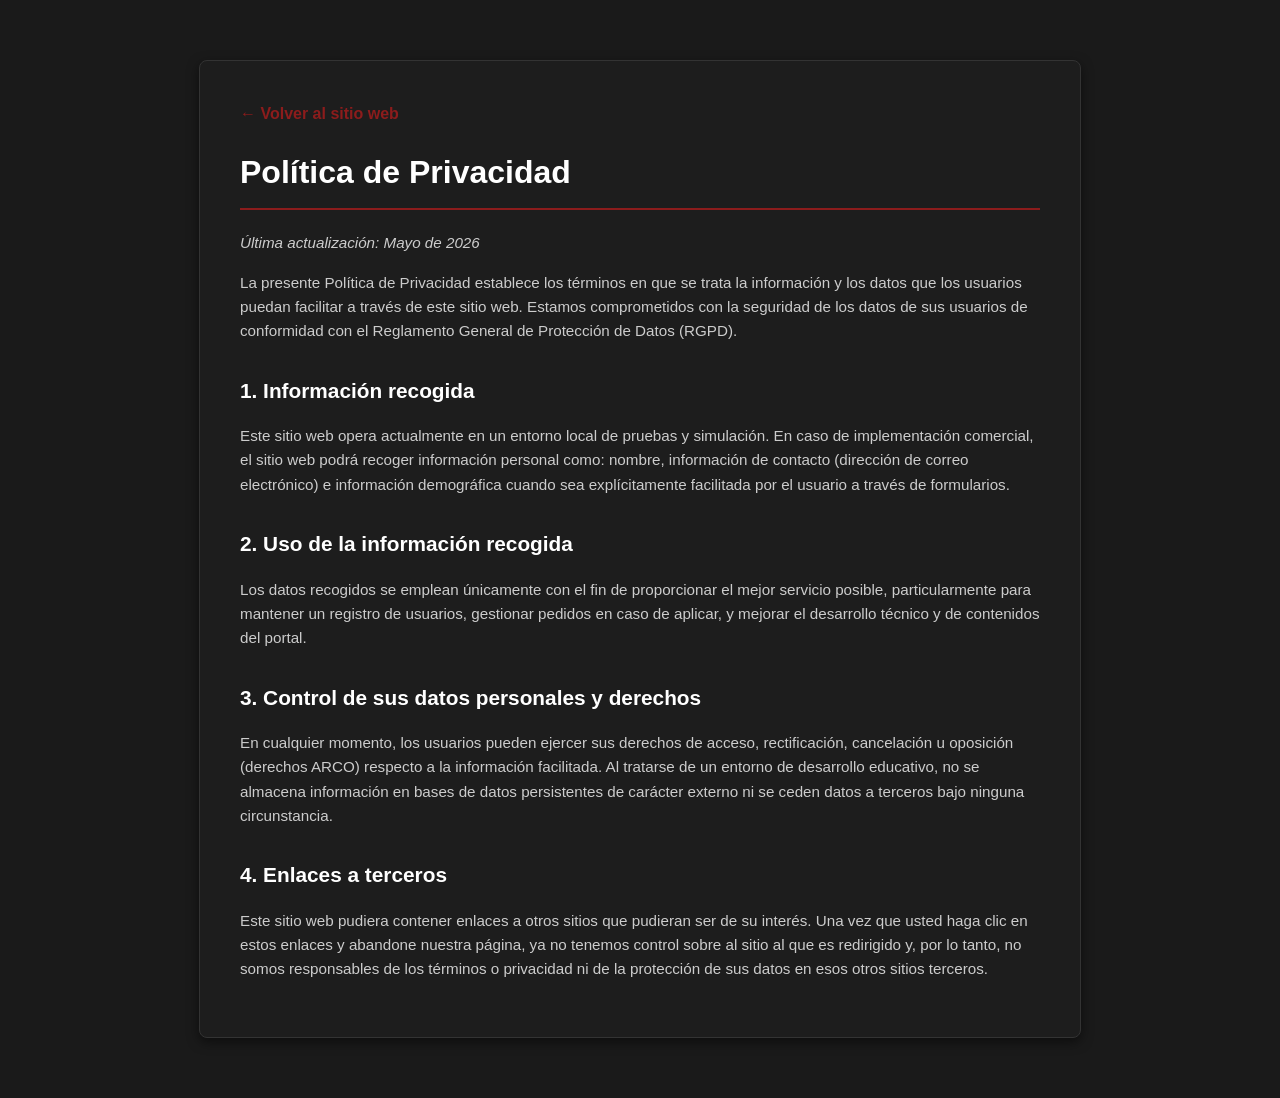
<file: politica de privacidad.html>
<!DOCTYPE html>
<html lang="es">
<head>
    <meta charset="UTF-8">
    <meta name="viewport" content="width=device-width, initial-scale=1.0">
    <title>Política de Privacidad</title>
    <style>
        body {
            background-color: #1a1a1a;
            color: #ffffff;
            font-family: -apple-system, BlinkMacSystemFont, "Segoe UI", Roboto, Helvetica, Arial, sans-serif;
            line-height: 1.6;
            margin: 0;
            padding: 0;
        }
        .legal-container {
            max-width: 800px;
            margin: 60px auto;
            padding: 40px;
            background-color: #1d1d1d;
            border: 1px solid #333333;
            border-radius: 8px;
            box-shadow: 0 4px 12px rgba(0, 0, 0, 0.5);
        }
        h1 {
            color: #ffffff;
            font-size: 2rem;
            border-bottom: 2px solid #8c1c1c;
            padding-bottom: 10px;
            margin-top: 0;
        }
        h2 {
            color: #ffffff;
            font-size: 1.3rem;
            margin-top: 30px;
        }
        p, li {
            color: #cccccc;
            font-size: 0.95rem;
        }
        ul {
            padding-left: 20px;
        }
        .back-link {
            color: #8c1c1c;
            text-decoration: none;
            font-weight: bold;
            display: inline-block;
            margin-bottom: 20px;
            transition: color 0.2s;
        }
        .back-link:hover {
            color: #cf3d3d;
        }
    </style>
</head>
<body>

<div class="legal-container">
    <a href="index.html" class="back-link">← Volver al sitio web</a>
    <h1>Política de Privacidad</h1>
    <p><em>Última actualización: Mayo de 2026</em></p>

    <p>La presente Política de Privacidad establece los términos en que se trata la información y los datos que los usuarios puedan facilitar a través de este sitio web. Estamos comprometidos con la seguridad de los datos de sus usuarios de conformidad con el Reglamento General de Protección de Datos (RGPD).</p>

    <h2>1. Información recogida</h2>
    <p>Este sitio web opera actualmente en un entorno local de pruebas y simulación. En caso de implementación comercial, el sitio web podrá recoger información personal como: nombre, información de contacto (dirección de correo electrónico) e información demográfica cuando sea explícitamente facilitada por el usuario a través de formularios.</p>

    <h2>2. Uso de la información recogida</h2>
    <p>Los datos recogidos se emplean únicamente con el fin de proporcionar el mejor servicio posible, particularmente para mantener un registro de usuarios, gestionar pedidos en caso de aplicar, y mejorar el desarrollo técnico y de contenidos del portal.</p>

    <h2>3. Control de sus datos personales y derechos</h2>
    <p>En cualquier momento, los usuarios pueden ejercer sus derechos de acceso, rectificación, cancelación u oposición (derechos ARCO) respecto a la información facilitada. Al tratarse de un entorno de desarrollo educativo, no se almacena información en bases de datos persistentes de carácter externo ni se ceden datos a terceros bajo ninguna circunstancia.</p>

    <h2>4. Enlaces a terceros</h2>
    <p>Este sitio web pudiera contener enlaces a otros sitios que pudieran ser de su interés. Una vez que usted haga clic en estos enlaces y abandone nuestra página, ya no tenemos control sobre al sitio al que es redirigido y, por lo tanto, no somos responsables de los términos o privacidad ni de la protección de sus datos en esos otros sitios terceros.</p>
</div>

</body>
</html>
</file>
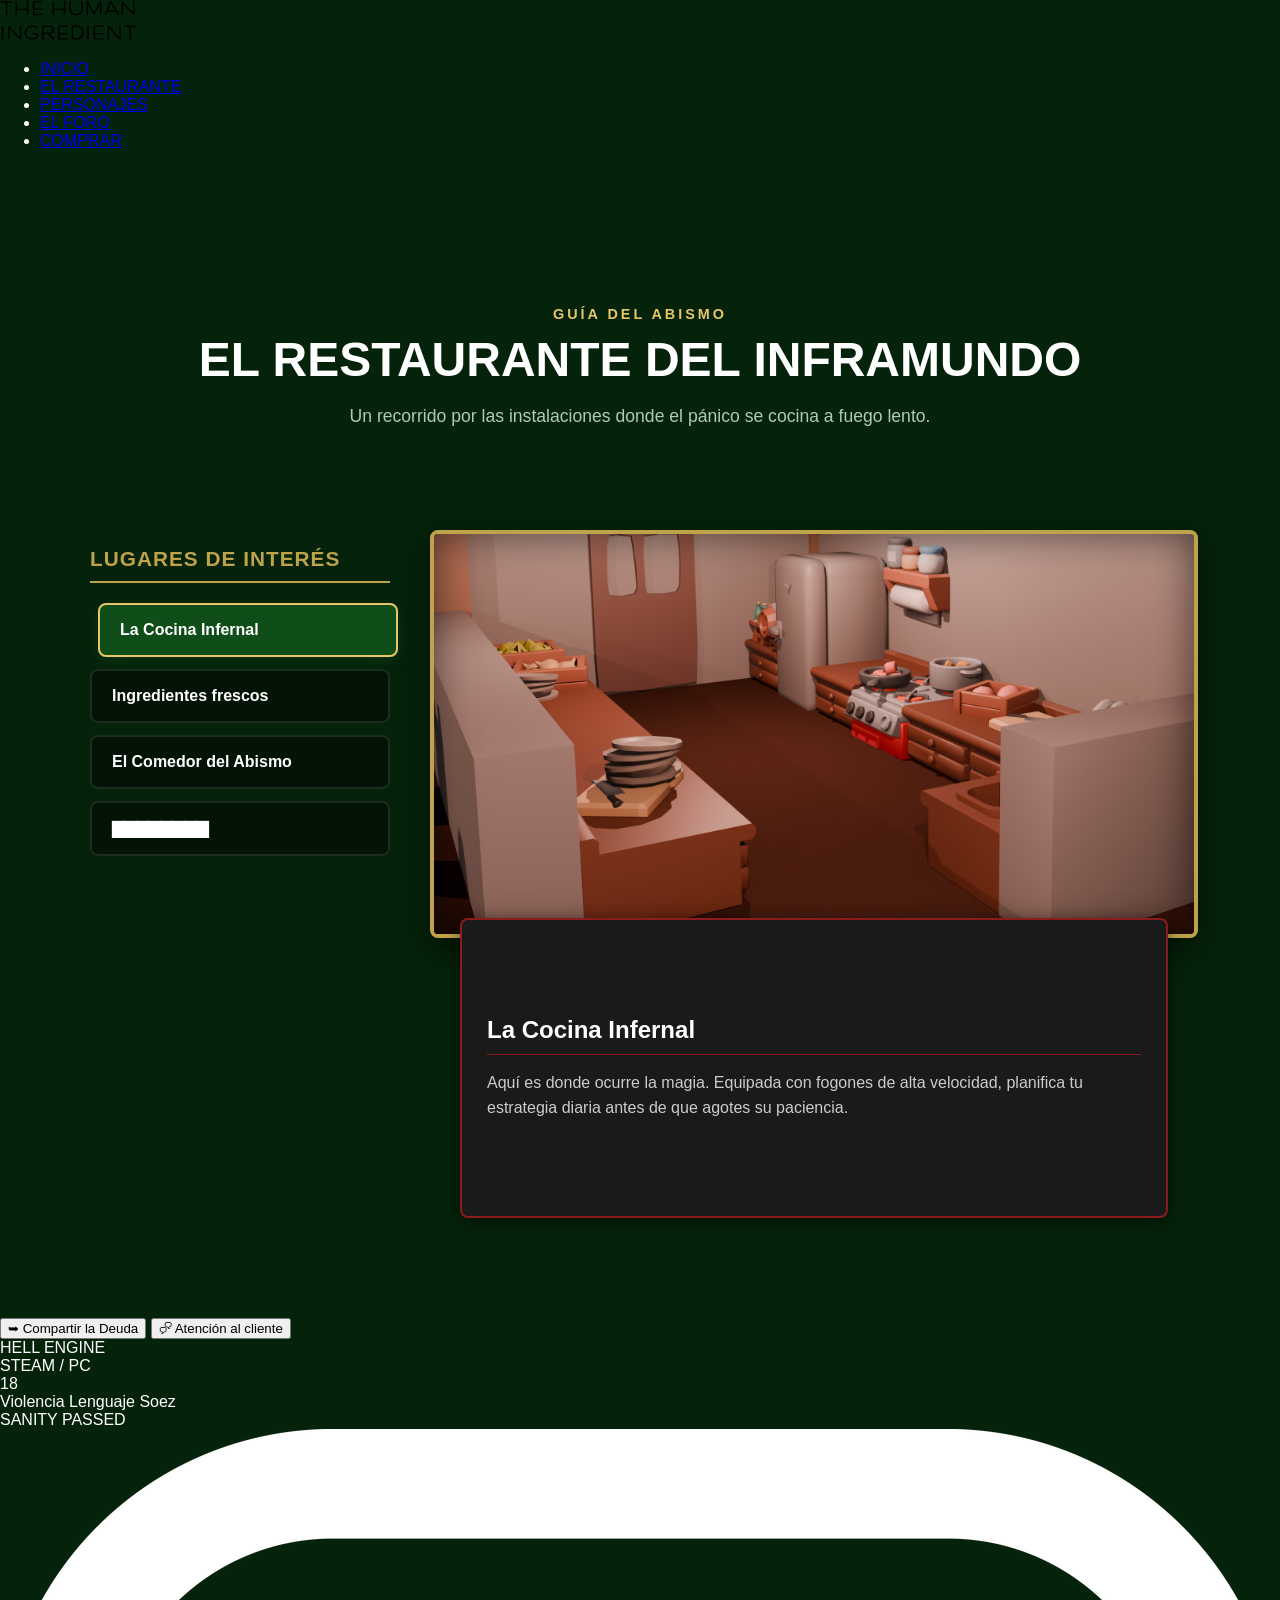
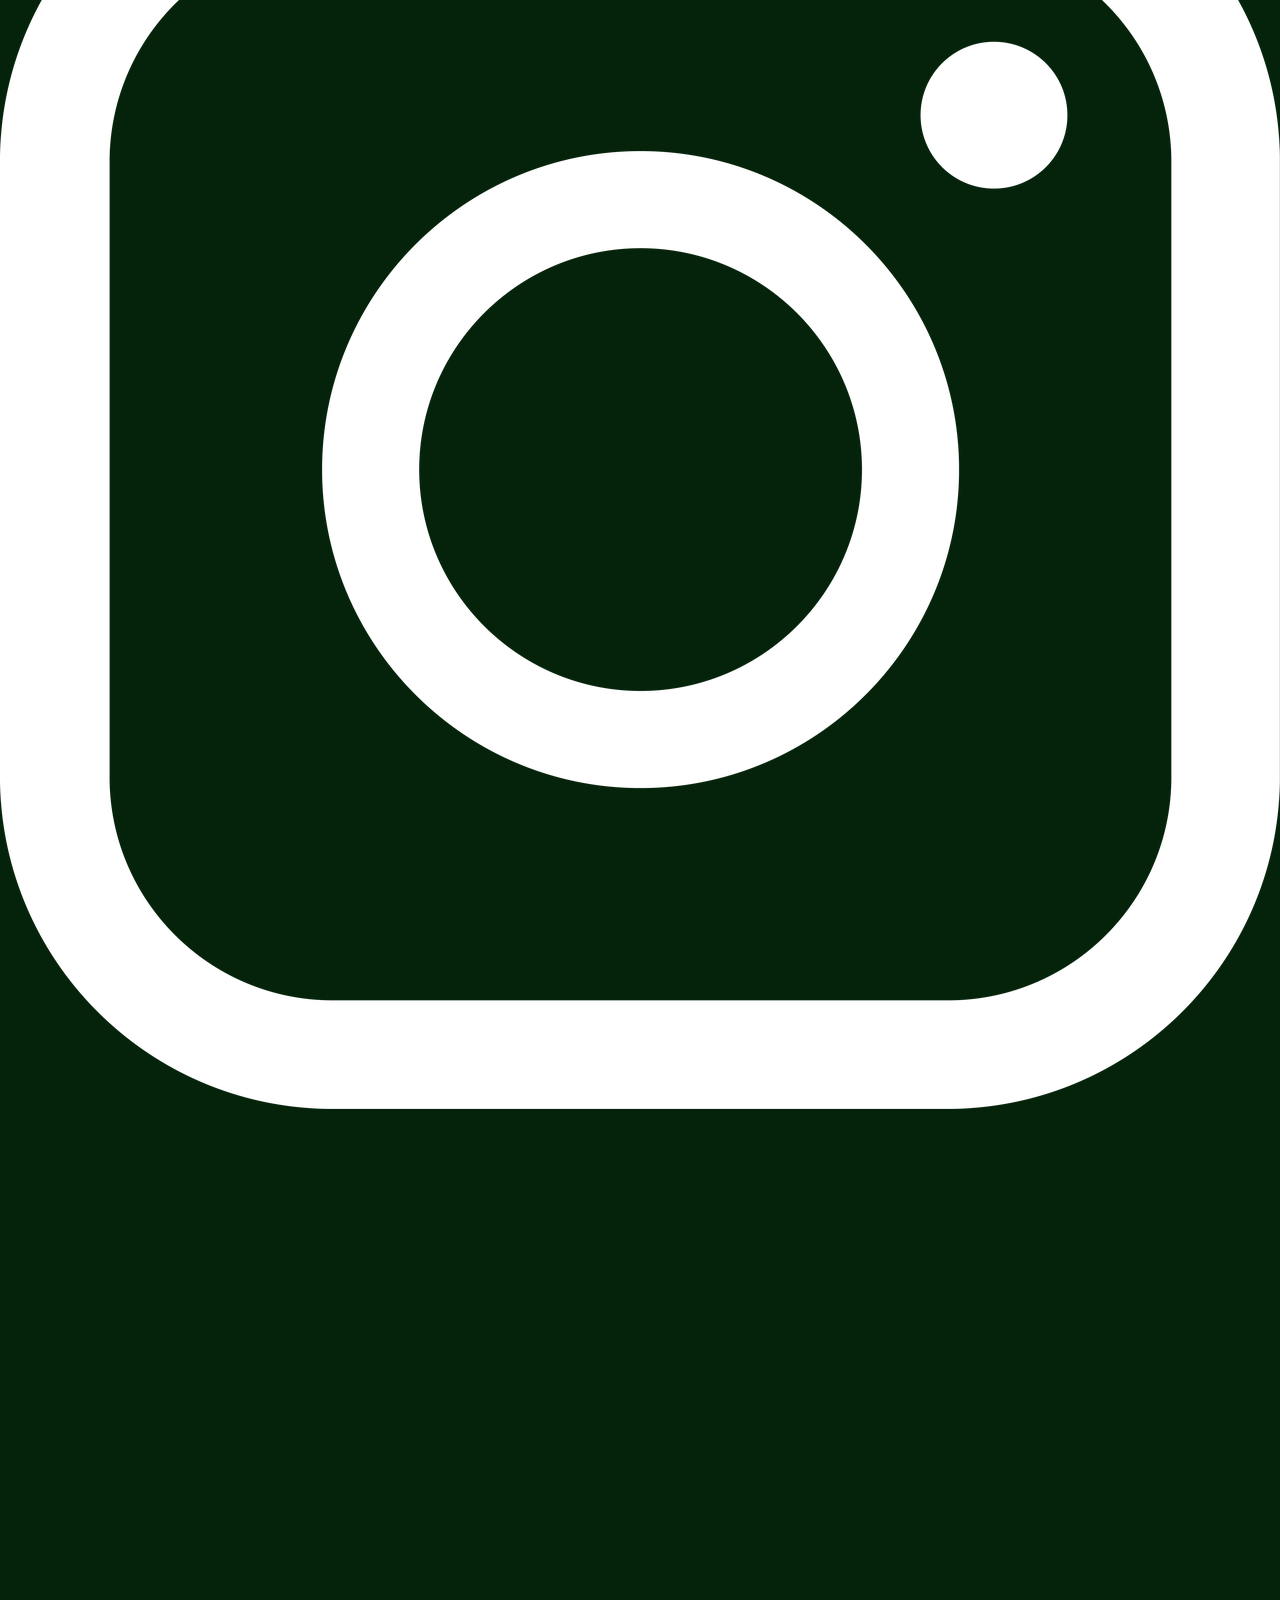
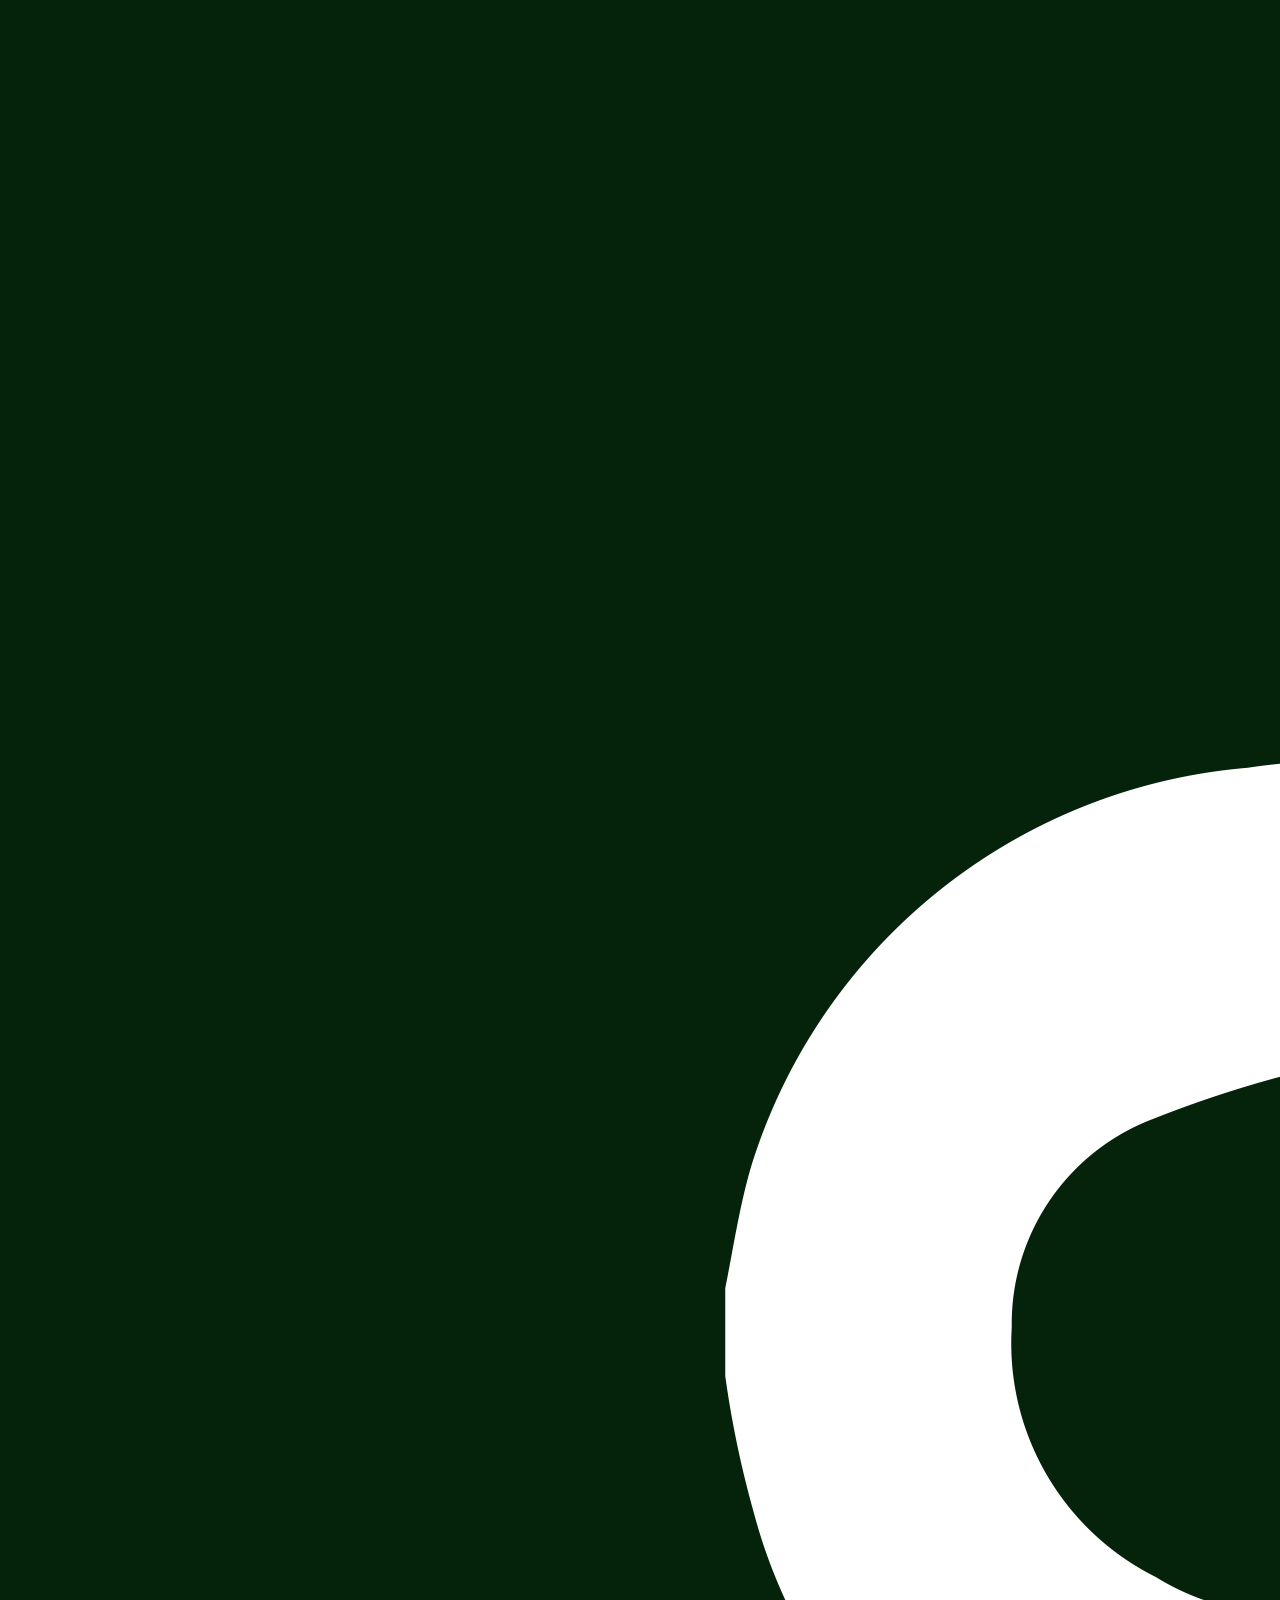
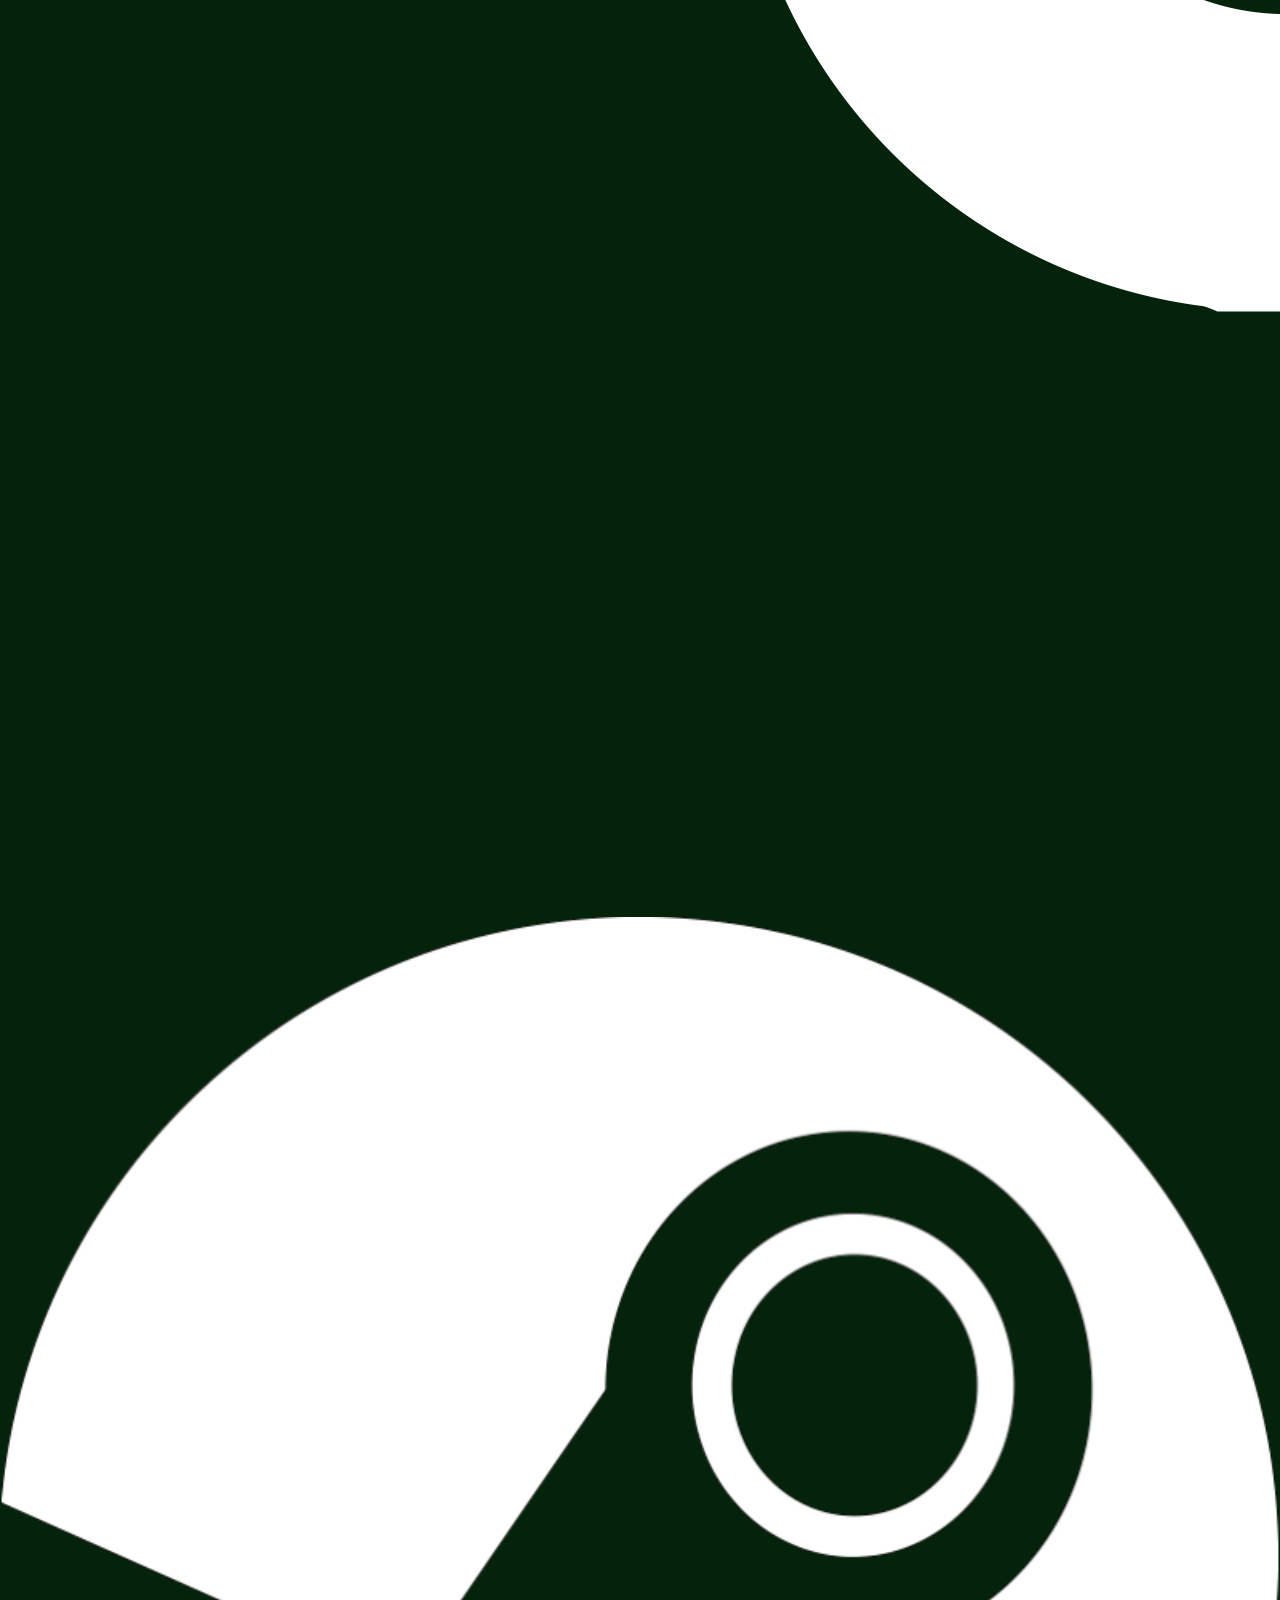
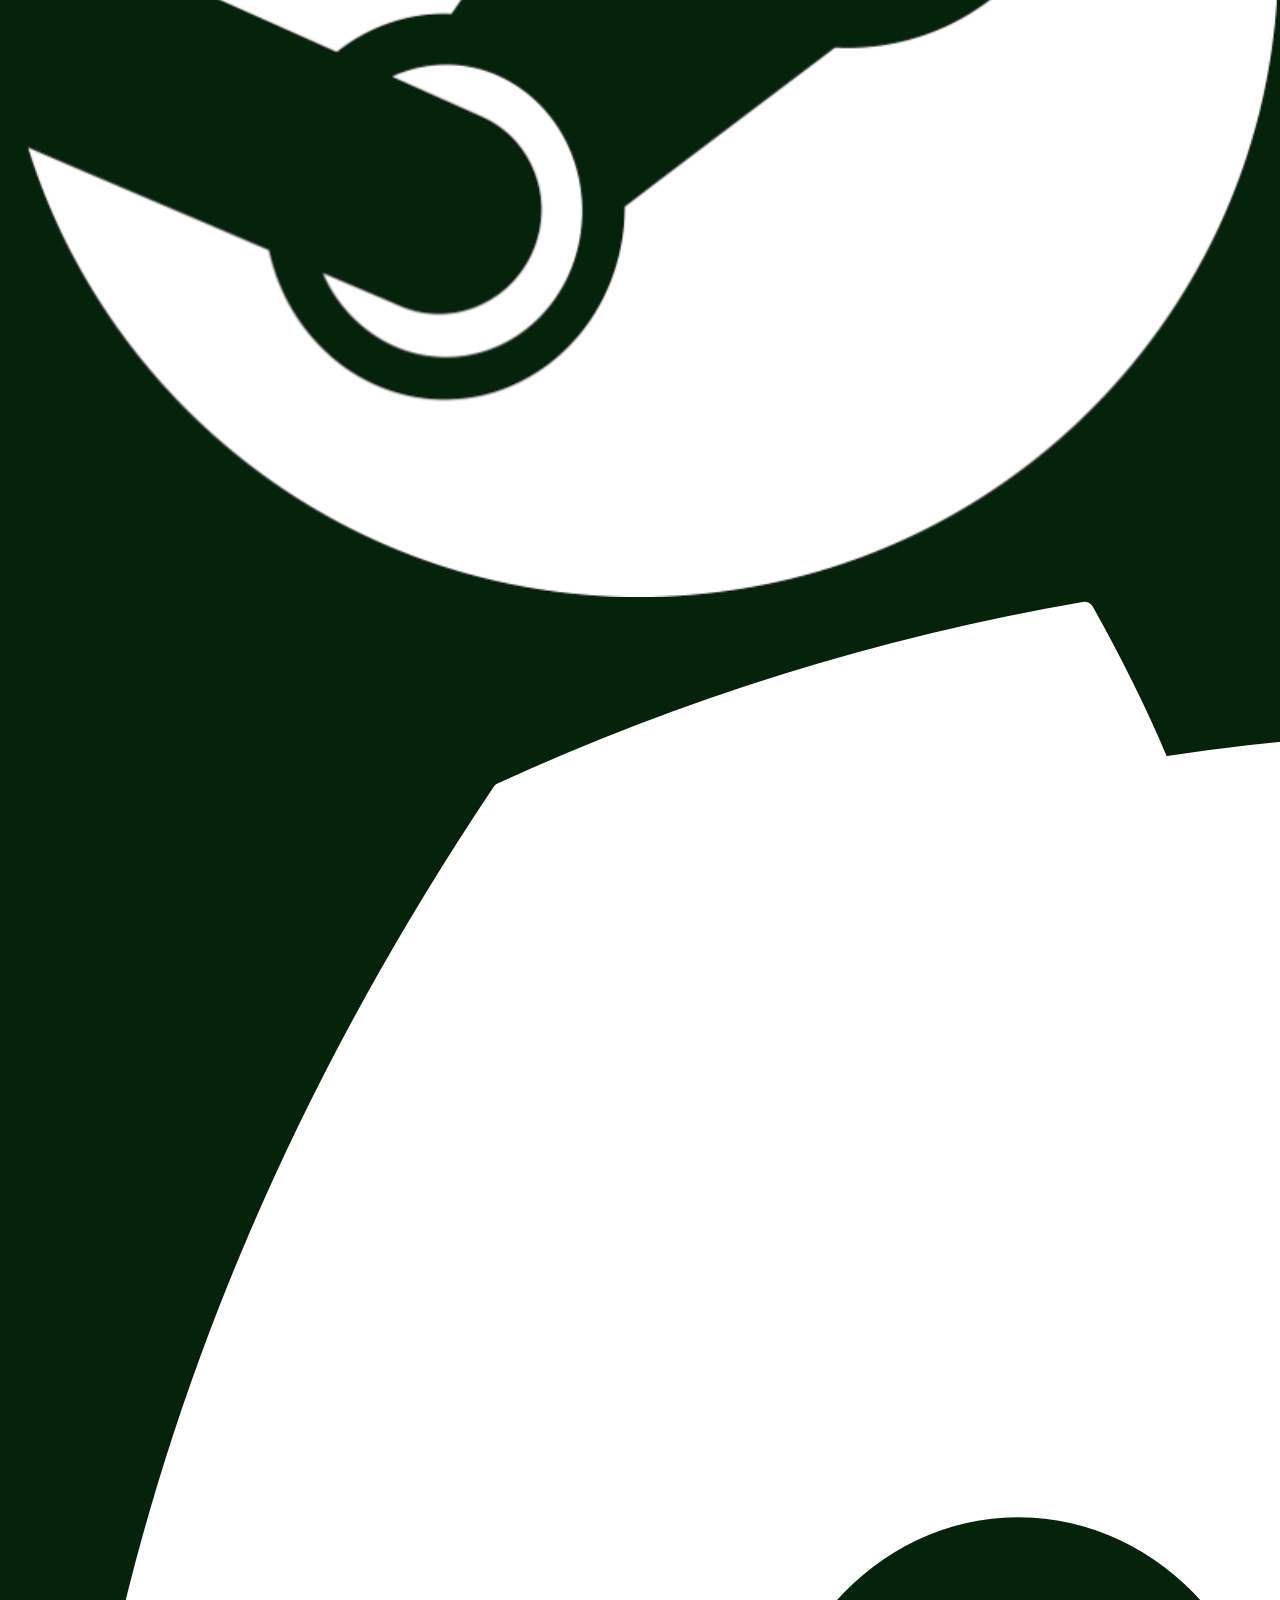
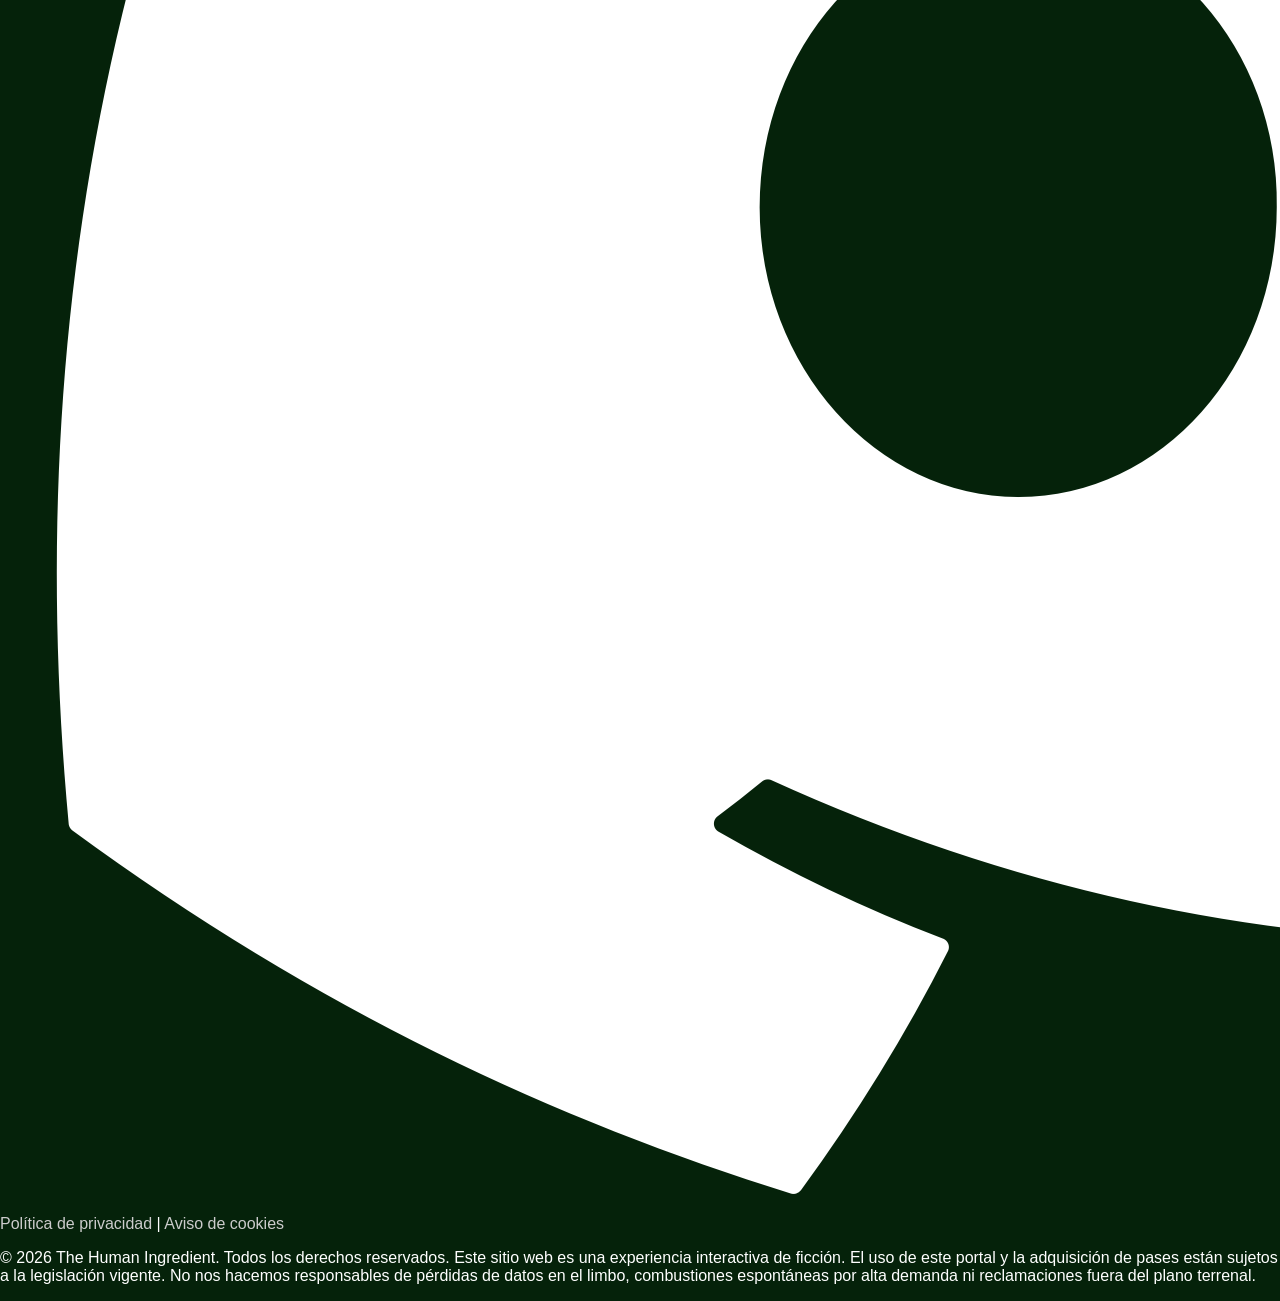
<file: restaurante.html>
<!DOCTYPE html>
<html lang="es">
<head>
    <meta charset="UTF-8">
    <meta name="viewport" content="width=device-width, initial-scale=1.0">
    <title>El Restaurante - Lugares de Interés</title>
    <link rel="stylesheet" href="restaurante.css">
</head>
<body class="rest-body">

<header id="main-header">
    <div class="header-container">
        <div class="logo-oficial"><img src="imagenes/Recurso 1.png" height="40" width="137"/></div>

        <nav>
            <ul>
                <li><a href="./index.html" class="nav-link">INICIO</a></li>
                <li><a href="./restaurante.html" class="nav-link">EL RESTAURANTE</a></li>
                <li><a href="./personajes.html" class="nav-link">PERSONAJES</a></li>
                <li><a href="./foro.html" class="nav-link">EL FORO</a></li>
                <li><a href="./comprar.html" class="nav-btn-gold">COMPRAR</a></li>
            </ul>
        </nav>
    </div>
</header>

<section class="rest-intro-section">
    <div class="rest-intro-bg"></div>
    <div class="rest-intro-content">
        <span class="rest-tag">GUÍA DEL ABISMO</span>
        <h1 class="rest-title">El Restaurante del Inframundo</h1>
        <p class="rest-subtitle">Un recorrido por las instalaciones donde el pánico se cocina a fuego lento.</p>
    </div>
</section>

<section class="places-section">
    <div class="places-container">

        <div class="places-sidebar">
            <h2 class="places-sidebar-title">Lugares de interés</h2>
            <ul class="places-tabs-list">
                <li class="place-tab active" data-place="cocina">La Cocina Infernal</li>
                <li class="place-tab" data-place="almacen">Ingredientes frescos</li>
                <li class="place-tab" data-place="comedor">El Comedor del Abismo</li>
                <li class="place-tab" data-place="matadero">▇▇▇▇▇▇▇▇</li>
            </ul>
        </div>

        <div class="places-content-display" style="display: flex; flex-wrap: wrap; gap: 20px; width: 100%; max-width: 100%; box-sizing: border-box;">

            <div class="place-image-wrapper" style="flex: 1 1 400px; max-width: 100%; height: 350px; position: relative; overflow: hidden; border-radius: 8px; background: none !important; padding: 0; margin: 0;">
                <img id="place-display-img" src="imagenes/cocina.png" alt="Vista del lugar" class="place-main-image" style="width: 100% !important; height: 100% !important; object-fit: cover !important; display: block !important; margin: 0 !important; padding: 0 !important; max-height: none !important;">
                <div class="place-image-shadow"></div>
            </div>

            <div class="place-info-card" style="flex: 1 1 300px; box-sizing: border-box; background: #1a1a1a !important; border: 2px solid #8c1c1c !important; border-radius: 8px; padding: 25px; color: #ffffff !important; box-shadow: 0 4px 15px rgba(0,0,0,0.5); display: flex; flex-direction: column; justify-content: center;">
                <h3 id="place-display-title" class="place-info-title" style="color: #ffffff !important; margin-top: 0; font-family: inherit; font-size: 1.5rem; border-bottom: 1px solid #8c1c1c; padding-bottom: 10px; margin-bottom: 15px; text-align: left;">
                    La Cocina Infernal
                </h3>
                <p id="place-display-desc" class="place-info-desc" style="color: #cccccc !important; line-height: 1.6; font-size: 1rem; margin: 0; text-align: left;">
                    Aquí es donde ocurre la magia. Equipada con fogones de alta velocidad, planifica tu estrategia diaria antes de que agotes su paciencia.
                </p>
            </div>

        </div> <!-- Cierra places-content-display -->

    </div> <!-- ¡AQUÍ ESTÁ EL QUE FALTABA! Cierra places-container -->
</section>

<footer class="main-footer">
    <div class="footer-container">

        <div class="footer-action-buttons">
            <button class="btn-footer reveal-left">
                <span class="game-icon-static">➥</span> Compartir la Deuda
            </button>
            <button class="btn-footer reveal-right">
                <span class="game-icon-static">🗪</span> Atención al cliente
            </button>
        </div>

        <div class="footer-official-logos reveal">
            <div class="logo-placeholder-small" title="Motor del juego">HELL ENGINE</div>
            <div class="logo-placeholder-small btn-steam" id="steam-trigger" title="Próximamente en Steam">STEAM / PC</div>
            <div class="logo-rating-pegi">
                <div class="pegi-number">18</div>
                <div class="pegi-descriptors">
                    <span>Violencia</span>
                    <span>Lenguaje Soez</span>
                </div>
            </div>

            <div class="logo-placeholder-small" title="Control de Cordura">SANITY PASSED</div>
        </div>

        <div class="footer-social-links reveal">
            <a href="AQUÍ_VA_EL_LINK_DE_TU_INSTAGRAM" class="social-icon ins" title="Instagram">
                <img src="imagenes/ig.png" height="1280" width="1280"/>
            </a>

            <a href="AQUÍ_VA_EL_LINK_DE_TU_TIKTOK" class="social-icon tik" title="TikTok">
                <img src="imagenes/tiktok.png" height="3000" width="3000"/>
            </a>

            <a href="AQUÍ_VA_EL_LINK_DE_TU_STEAM" class="social-icon stm" title="Steam">
                <img src="imagenes/steam.png" height="1280" width="1280"/>
            </a>

            <a href="AQUÍ_VA_EL_LINK_DE_TU_DISCORD" class="social-icon dsc" title="Discord">
                <img src="imagenes/discord.png" height="2194" width="3000"/>
            </a>
        </div>

        <div class="footer-legal reveal">
            <p>
                <a href="politica%20de%20privacidad.html" style="color: #cccccc; text-decoration: none;">Política de privacidad</a>
                |
                <a href="cookies.html" style="color: #cccccc; text-decoration: none;">Aviso de cookies</a>
            </p>
            <p class="legal-fine-print">
                © 2026 The Human Ingredient. Todos los derechos reservados. Este sitio web es una experiencia interactiva de ficción. El uso de este portal y la adquisición de pases están sujetos a la legislación vigente. No nos hacemos responsables de pérdidas de datos en el limbo, combustiones espontáneas por alta demanda ni reclamaciones fuera del plano terrenal.
            </p>
        </div>

    </div>

</footer>

<script src="restaurante.js"></script>
</body>
</html>
</file>
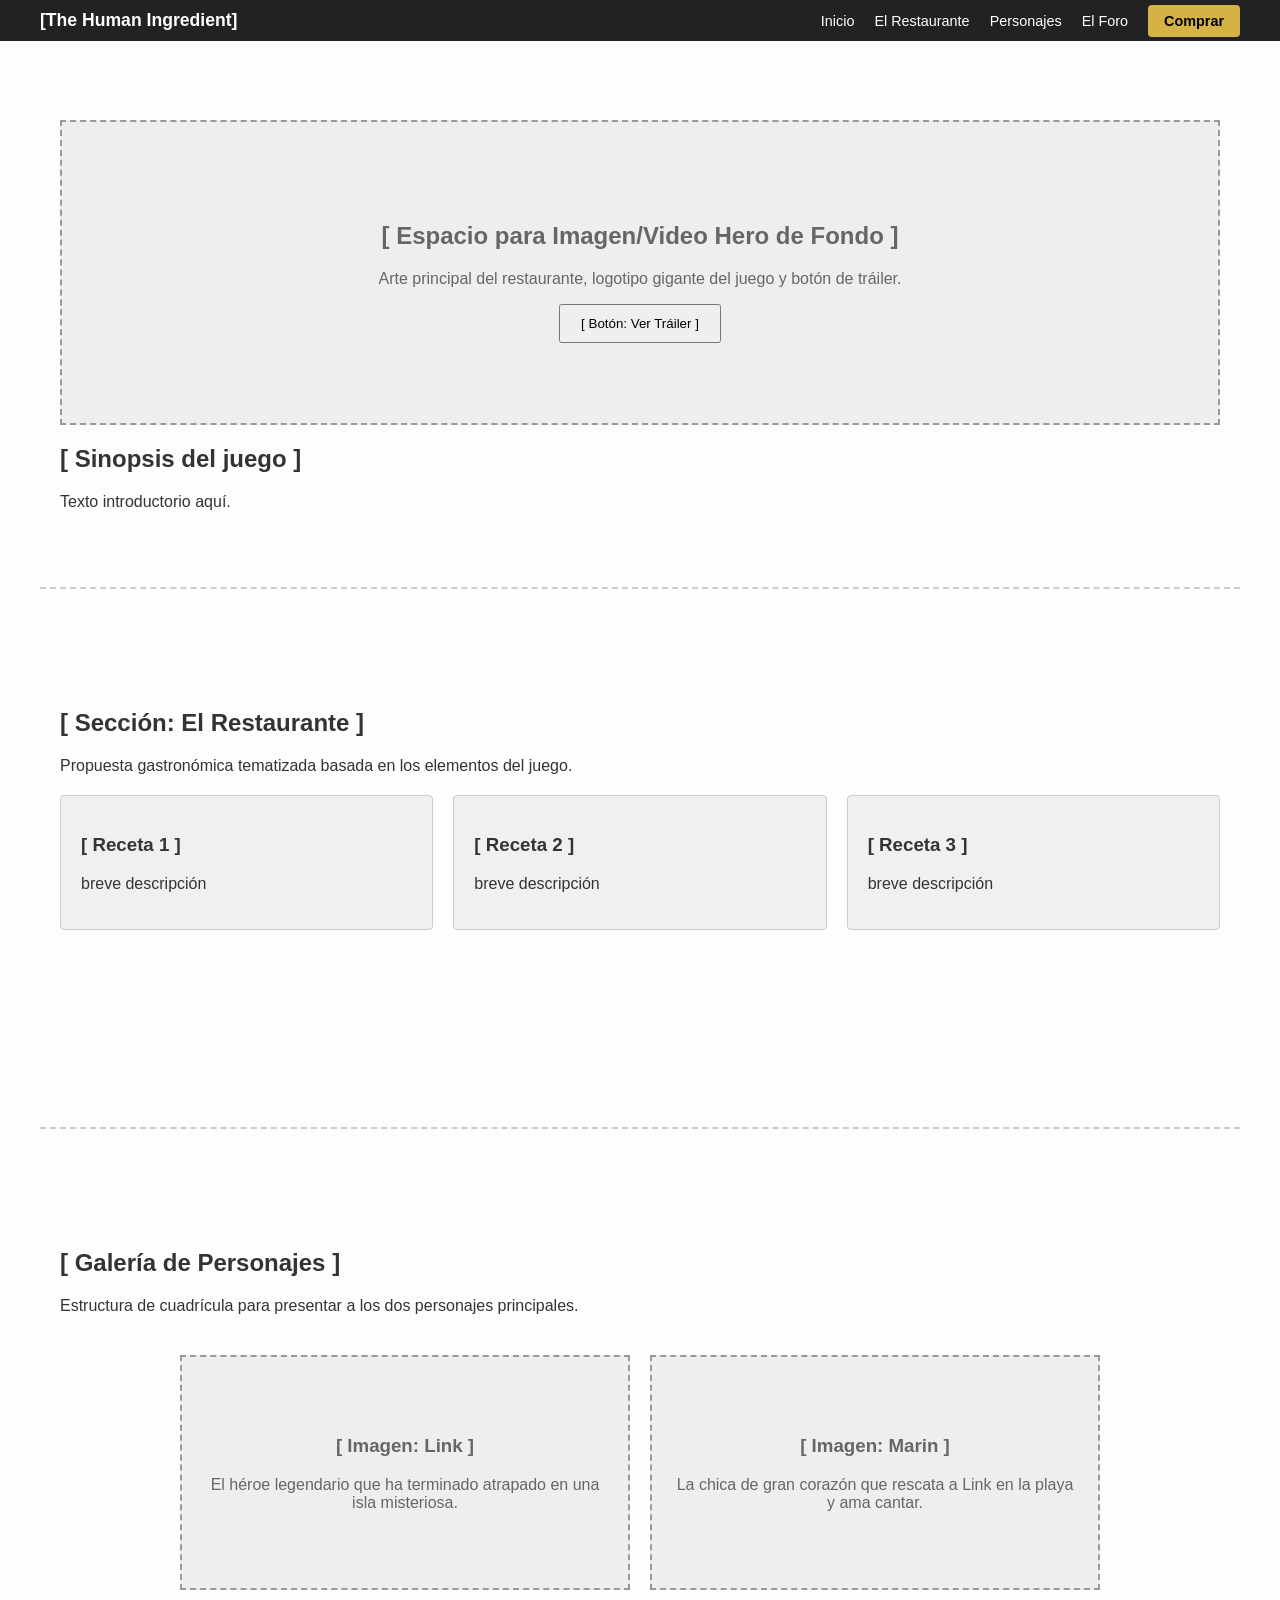
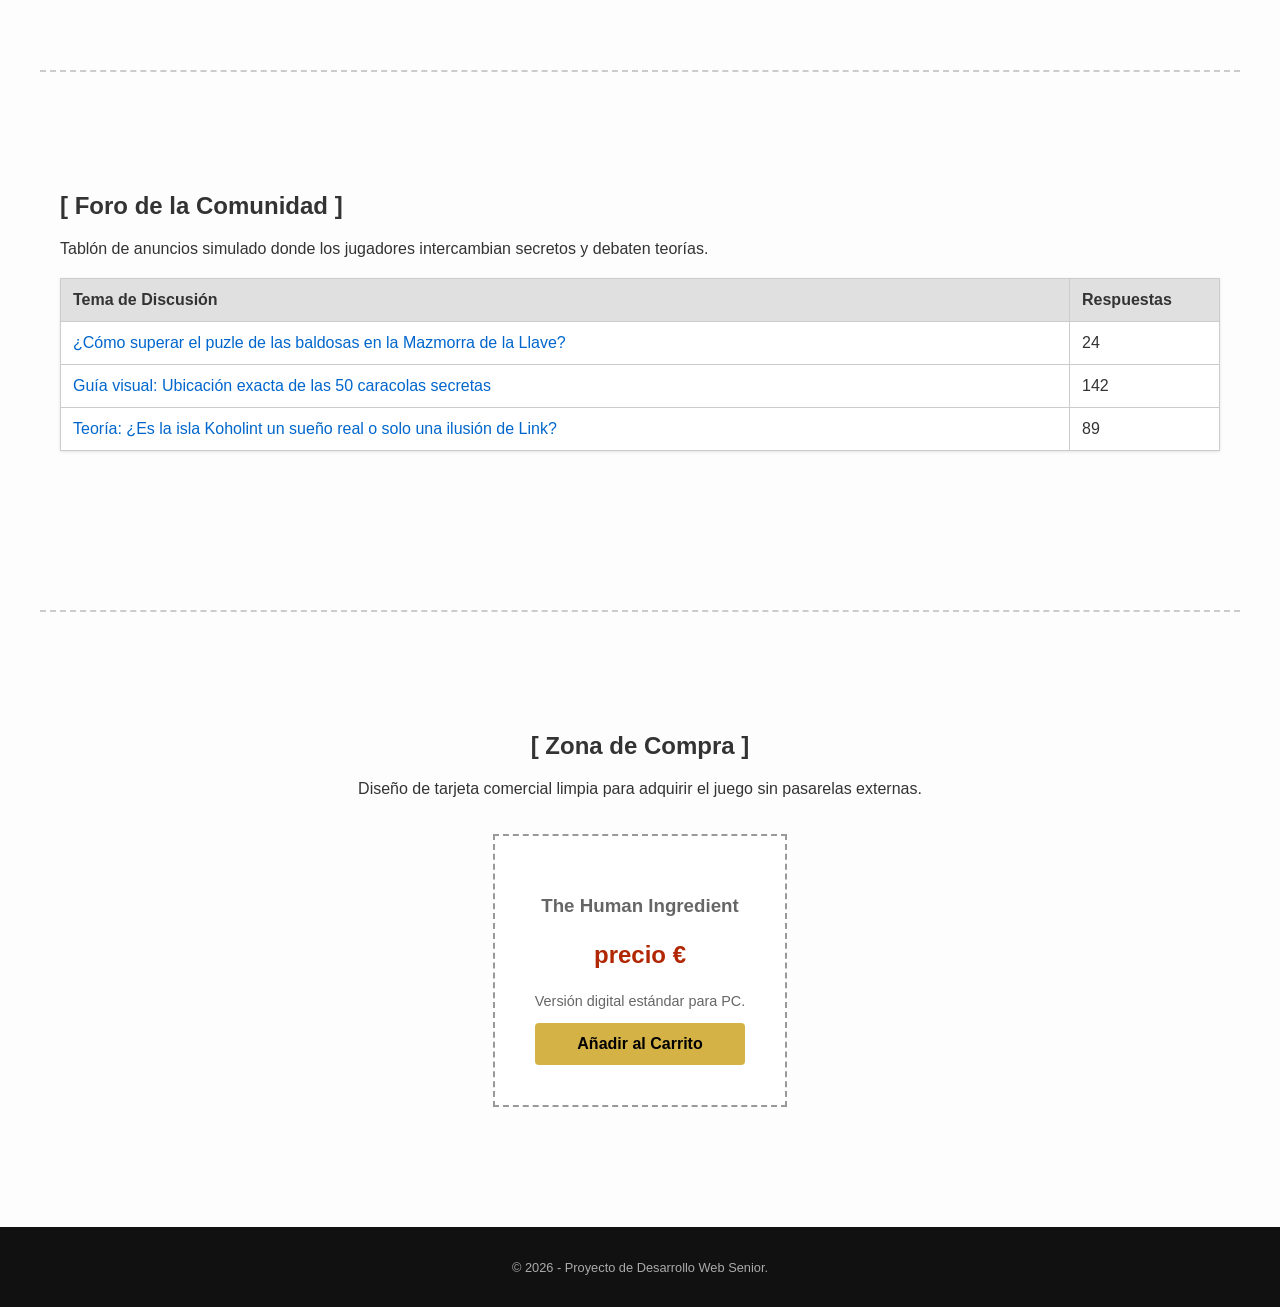
<file: wireframes.html>
<!DOCTYPE html>
<html lang="es">
<head>
    <meta charset="UTF-8">
    <meta name="viewport" content="width=device-width, initial-scale=1.0">
    <title>The Human Ingredient</title>

    <style>
        * { box-sizing: border-box; }
        body { font-family: sans-serif; margin: 0; color: #333; background: #fdfdfd; }

        header { position: fixed; top: 0; left: 0; width: 100%; background: #222; color: #fff; z-index: 1000; padding: 10px 20px; }
        nav { display: flex; justify-content: space-between; align-items: center; max-width: 1200px; margin: 0 auto; }
        .logo { font-weight: bold; font-size: 1.1rem; }
        nav ul { list-style: none; display: flex; gap: 20px; margin: 0; padding: 0; align-items: center; }
        nav a { color: #fff; text-decoration: none; font-size: 0.9rem; }
        nav a:hover { text-decoration: underline; }
        .btn-nav { background: #d4b246; color: #000; padding: 8px 16px; border-radius: 4px; font-weight: bold; }

        section { padding: 100px 20px 60px 20px; min-height: 60vh; border-bottom: 2px dashed #ccc; max-width: 1200px; margin: 0 auto; }
        .wireframe-box { background: #eee; border: 2px dashed #999; padding: 4px; text-align: center; margin: 20px 0; color: #666; }

        .grid-3 { display: grid; grid-template-columns: repeat(3, 1fr); gap: 20px; margin-top: 20px; }
        .flex-cards { display: flex; gap: 20px; margin-top: 20px; }
        .card { flex: 1; background: #f0f0f0; border: 1px solid #ccc; padding: 20px; border-radius: 4px; }

        footer { background: #111; color: #aaa; text-align: center; padding: 20px; font-size: 0.8rem; margin-top: 40px; }
    </style>
</head>
<body>

<header>
    <nav>
        <div class="logo">[The Human Ingredient]</div>
        <ul>
            <li><a href="#inicio">Inicio</a></li>
            <li><a href="#restaurante">El Restaurante</a></li>
            <li><a href="#personajes">Personajes</a></li>
            <li><a href="#foro">El Foro</a></li>
            <li><a href="#comprar" class="btn-nav">Comprar</a></li>
        </ul>
    </nav>
</header>

<main>

    <section id="inicio">
        <div class="wireframe-box" style="padding: 80px 20px;">
            <h1>[ Espacio para Imagen/Video Hero de Fondo ]</h1>
            <p>Arte principal del restaurante, logotipo gigante del juego y botón de tráiler.</p>
            <button style="padding: 10px 20px; cursor: pointer;">[ Botón: Ver Tráiler ]</button>
        </div>

        <h2>[ Sinopsis del juego ]</h2>
        <p>Texto introductorio aquí.</p>
    </section>


    <section id="restaurante">
        <h2>[ Sección: El Restaurante ]</h2>
        <p>Propuesta gastronómica tematizada basada en los elementos del juego.</p>

        <div class="flex-cards">
            <div class="card">
                <h3>[ Receta 1 ]</h3>
                <p>breve descripción</p>
            </div>
            <div class="card">
                <h3>[ Receta 2 ]</h3>
                <p>breve descripción</p>
            </div>
            <div class="card">
                <h3>[ Receta 3 ]</h3>
                <p>breve descripción</p>
            </div>
        </div>
    </section>

    <section id="personajes">
        <h2>[ Galería de Personajes ]</h2>
        <p>Estructura de cuadrícula para presentar a los dos personajes principales.</p>

        <div class="grid-3" style="display: flex; justify-content: center; gap: 20px; margin-top: 20px;">

            <div class="wireframe-box" style="padding: 60px 20px; flex: 1; max-width: 450px;">
                <h3>[ Imagen: Link ]</h3>
                <p>El héroe legendario que ha terminado atrapado en una isla misteriosa.</p>
            </div>

            <div class="wireframe-box" style="padding: 60px 20px; flex: 1; max-width: 450px;">
                <h3>[ Imagen: Marin ]</h3>
                <p>La chica de gran corazón que rescata a Link en la playa y ama cantar.</p>
            </div>

        </div>
    </section>

    <section id="foro">
        <h2>[ Foro de la Comunidad ]</h2>
        <p>Tablón de anuncios simulado donde los jugadores intercambian secretos y debaten teorías.</p>

        <table style="width: 100%; border-collapse: collapse; margin-top: 20px; background: #fff; box-shadow: 0 1px 3px rgba(0,0,0,0.1);">
            <thead style="background: #e0e0e0; text-align: left;">
            <tr>
                <th style="padding: 12px; border: 1px solid #ccc;">Tema de Discusión</th>
                <th style="padding: 12px; border: 1px solid #ccc; width: 150px;">Respuestas</th>
            </tr>
            </thead>
            <tbody>
            <tr>
                <td style="padding: 12px; border: 1px solid #ccc; color: #0066cc; cursor: pointer;">¿Cómo superar el puzle de las baldosas en la Mazmorra de la Llave?</td>
                <td style="padding: 12px; border: 1px solid #ccc;">24</td>
            </tr>
            <tr>
                <td style="padding: 12px; border: 1px solid #ccc; color: #0066cc; cursor: pointer;">Guía visual: Ubicación exacta de las 50 caracolas secretas</td>
                <td style="padding: 12px; border: 1px solid #ccc;">142</td>
            </tr>
            <tr>
                <td style="padding: 12px; border: 1px solid #ccc; color: #0066cc; cursor: pointer;">Teoría: ¿Es la isla Koholint un sueño real o solo una ilusión de Link?</td>
                <td style="padding: 12px; border: 1px solid #ccc;">89</td>
            </tr>
            </tbody>
        </table>
    </section>


    <section id="comprar" style="border-bottom: none; text-align: center;">
        <h2>[ Zona de Compra ]</h2>
        <p>Diseño de tarjeta comercial limpia para adquirir el juego sin pasarelas externas.</p>

        <div class="wireframe-box" style="display: inline-block; max-width: 400px; padding: 40px; margin-top: 20px; background: #fff;">
            <h3>The Human Ingredient</h3>
            <p style="font-size: 1.5rem; color: #b12704; font-weight: bold;">precio €</p>
            <p style="color: #666; font-size: 0.9rem;">Versión digital estándar para PC.</p>
            <button style="background: #d4b246; border: none; padding: 12px 24px; font-weight: bold; font-size: 1rem; cursor: pointer; border-radius: 4px; width: 100%;">
                Añadir al Carrito
            </button>
        </div>
    </section>

</main>

<footer>
    <p>&copy; 2026 - Proyecto de Desarrollo Web Senior.</p>
</footer>

</body>
</html>
</file>
<file: css.css>
/* ==========================================================================
   PALETA OFICIAL Y REGLAS DE ARQUITECTURA VISUAL
   ========================================================================== */
:root {
    --zelda-blue-bg: #737373;
    --zelda-green-theme: #531003;
    --zelda-gold: #8c1c1c;
    --zelda-gold-light: #cf3d3d;
    --parchment-bg: #b2b1b1;
    --text-main: #1d1d1d;
    --transition-bounce: all 0.6s cubic-bezier(0.175, 0.885, 0.32, 1.275);
    --transition-reveal: all 0.8s cubic-bezier(0.25, 1, 0.5, 1);
}

* {
    box-sizing: border-box;
    margin: 0;
    padding: 0;
}

body {
    font-family: 'Segoe UI', Arial, sans-serif;
    color: var(--text-main);
    background-color: #ffffff;
    overflow-x: hidden;
}

/* ==========================================================================
   HEADER: MENÚ EN CÁPSULA FLOTANTE
   ========================================================================== */
header {
    position: fixed;
    top: 25px;
    left: 0;
    width: 100%;
    z-index: 1000;
    display: flex;
    justify-content: center;
    transition: var(--transition-reveal);
}

.nav-capsule {
    background-color: rgb(29 29 29); /* Verde Nintendo semitransparente */
    padding: 8px 30px;
    border-radius: 50px;
    border: 2px solid var(--zelda-gold);
    box-shadow: 0 8px 32px rgba(0, 0, 0, 0.3);
    backdrop-filter: blur(8px);
}

header.scrolled {
    top: 0;
    width: 100%;
}
header.scrolled .nav-capsule {
    border-radius: 0;
    border-top: none;
    border-left: none;
    border-right: none;
    width: 100vw;
    background-color: var(--zelda-green-theme);
    display: flex;
    justify-content: center;
}

nav ul {
    list-style: none;
    display: flex;
    gap: 25px;
    align-items: center;
}

nav a {
    color: #ffffff;
    text-decoration: none;
    font-weight: bold;
    font-size: 0.9rem;
    text-transform: uppercase;
    letter-spacing: 1px;
    padding: 6px 12px;
    transition: all 0.3s ease;
}

nav a:hover, nav a.active {
    color: var(--zelda-gold-light);
}

.btn-buy-nav {
    background-color: var(--zelda-gold);
    border-radius: 20px;
    color: #fff !important;
    border: 1px solid var(--zelda-gold-light);
}
.btn-buy-nav:hover {
    background-color: #fff;
    color: var(--zelda-green-theme) !important;
    transform: scale(1.05);
}

/* ==========================================================================
   SECCIÓN 1: HERO (REPLICA TOTAL DEL LAYOUT ASIMÉTRICO)
   ========================================================================== */
.hero-section {
    position: relative;
    min-height: 100vh;
    width: 100%;
    background-color: var(--zelda-blue-bg);
    display: flex;
    align-items: center;
    justify-content: center;
    padding: 120px 40px 60px 40px;
    overflow: hidden;
}

.hero-bg-container {
    position: absolute;
    top: 0;
    left: 0;
    width: 100%;
    height: 120%; /* Altura extra para el efecto parallax */
    border: 4px dashed rgba(255,255,255,0.2);
    display: flex;
    align-items: center;
    justify-content: center;
    z-index: 1;
}

.placeholder-text {
    color: rgb(29 29 29);
    font-weight: bold;
    font-size: 1.5rem;
    text-align: center;
}

.hero-grid {
    position: relative;
    z-index: 2;
    max-width: 1300px;
    width: 100%;
    display: grid;
    grid-template-columns: 1.1fr 0.9fr; /* Asimetría izquierda/derecha */
    gap: 40px;
    align-items: center;
}

.hero-character-box {
    width: 100%;
    height: 550px;
    border: 3px dashed #fff;
    border-radius: 12px;
    background: rgba(255,255,255,0.1);
}

/* Tarjeta estilo Pergamino Flotante de Nintendo */
.hero-card-parchment {
    background-color: var(--parchment-bg);
    border: 3px solid var(--zelda-gold);
    border-radius: 16px;
    padding: 8px;
    box-shadow: 0 20px 40px rgba(0,0,0,0.25);
}

.parchment-border {
    border: 1px solid var(--zelda-gold);
    border-radius: 10px;
    padding: 30px;
    text-align: center;
}

.parchment-border h2 {
    font-size: 1.8rem;
    color: var(--zelda-green-theme);
    margin-bottom: 15px;
}

.parchment-border p {
    font-size: 1rem;
    line-height: 1.6;
    color: #554444;
    margin-bottom: 25px;
}

.video-mockup {
    width: 100%;
    height: 180px;
    border: 2px dashed var(--zelda-gold);
    background-color: #222;
    margin-bottom: 25px;
    border-radius: 8px;
    display: flex;
    flex-direction: column;
    justify-content: center;
    align-items: center;
    color: #aaa;
    position: relative;
    cursor: pointer;
}

.play-button {
    width: 50px;
    height: 50px;
    background: var(--zelda-gold);
    border-radius: 50%;
    margin-bottom: 10px;
    clip-path: polygon(35% 25%, 75% 50%, 35% 75%); /* Crea el triángulo de play */
}

/* ==========================================================================
   ESTILOS DE SECCIÓN COMUNES (INTERCALADO NINTENDO)
   ========================================================================== */
.content-section {
    padding: 100px 40px;
    display: flex;
    justify-content: center;
    align-items: center;
    position: relative;
}

/* Fondo limpio y sólido */
.bg-triangles {
    background-color: #1d1d1d; /* Puedes cambiar este #ffffff por el color sólido que quieras */
}

.section-wrapper {
    max-width: 1200px;
    width: 100%;
    display: grid;
    grid-template-columns: 1.2fr 0.8fr; /* Caja visual más grande que el texto */
    gap: 50px;
    align-items: center;
}

.section-wrapper.row-reverse {
    grid-template-columns: 0.8fr 1.2fr;
}

/* Contenedor del Texto (Pergamino flotante superpuesto) */
.parchment-style {
    background-color: var(--parchment-bg);
    border: 2px solid var(--zelda-gold);
    border-radius: 6px;
    padding: 40px;
    box-shadow: 0 10px 30px rgba(0,0,0,0.08);
    position: relative;
    z-index: 5;
}

.section-tag {
    color: var(--zelda-gold);
    text-transform: uppercase;
    font-weight: bold;
    font-size: 0.85rem;
    letter-spacing: 2px;
    display: block;
    margin-bottom: 10px;
}

.parchment-style h3 {
    font-size: 2.2rem;
    color: var(--zelda-green-theme);
    margin-bottom: 15px;
    text-transform: uppercase;
}

.parchment-style p {
    font-size: 1.05rem;
    line-height: 1.7;
    color: #4a544c;
    margin-bottom: 25px;
}

/* Placeholders Visuales Grandes */
.placeholder-inner {
    width: 100%;
    height: 400px;
    border: 3px dashed #cf3d3d;
    background-color: #fff;
    box-shadow: 0 15px 35px rgba(0,0,0,0.1);
    display: flex;
    align-items: center;
    justify-content: center;
    color: #cf3d3d;
    font-weight: bold;
}
.circle-or-box { border-radius: 16px; }
.rounded { border-radius: 50%; width: 400px; height: 400px; margin: 0 auto; }
.game-cover-mock { width: 280px; height: 400px; margin: 0 auto; }

/* ==========================================================================
   BOTONES DE IDENTIDAD NINTENDO ZELDA
   ========================================================================== */
.btn-zelda-gold, .btn-zelda-white {
    padding: 14px 40px;
    font-size: 1rem;
    font-weight: bold;
    text-transform: uppercase;
    letter-spacing: 1.5px;
    border-radius: 30px;
    cursor: pointer;
    transition: var(--transition-bounce);
    box-shadow: 0 5px 15px rgba(0,0,0,0.1);
}

.btn-zelda-gold {
    background-color: var(--zelda-gold);
    color: #fff;
    border: 2px solid var(--zelda-gold-light);
}
.btn-zelda-gold:hover {
    background-color: var(--zelda-green-theme);
    border-color: var(--zelda-gold);
    transform: translateY(-4px);
}

.btn-zelda-white {
    background-color: #ffffff;
    color: var(--zelda-green-theme);
    border: 2px solid var(--zelda-gold);
}
.btn-zelda-white:hover {
    background-color: var(--zelda-green-theme);
    color: #ffffff;
    transform: translateY(-4px);
}

/* ==========================================================================
   STRIPS SEPARADORES (Bandas decorativas verdes y doradas)
   ========================================================================== */
.zelda-separator-strip {
    height: 24px;
    background-color: var(--zelda-green-theme);
    border-top: 4px solid var(--zelda-gold);
    border-bottom: 4px solid var(--zelda-gold);
    position: relative;
    /* Simula la textura de rombos/flechas típica del separador de Nintendo */
    background-image: linear-gradient(90deg, rgba(255,255,255,0.1) 25%, transparent 25%, transparent 50%, rgba(255,255,255,0.1) 50%, rgba(255,255,255,0.1) 75%, transparent 75%, transparent);
    background-size: 30px 30px;
}

/* ==========================================================================
   FOOTER COMPLETO
   ========================================================================== */
.zelda-footer {
    background-color: #111111;
    color: #ffffff;
    padding: 60px 20px;
    text-align: center;
    border-top: 6px solid var(--zelda-gold);
}

.footer-egg-icon {
    width: 80px;
    height: 80px;
    border: 2px dashed var(--zelda-gold);
    border-radius: 50%;
    margin: 0 auto 20px auto;
    display: flex;
    align-items: center;
    justify-content: center;
    color: var(--zelda-gold);
    font-size: 0.7rem;
}

.footer-slogan {
    font-size: 1.3rem;
    color: var(--zelda-gold-light);
    text-transform: uppercase;
    letter-spacing: 2px;
    margin-bottom: 20px;
}

.footer-social-mock {
    margin-bottom: 30px;
    color: #666;
}

.copyright {
    font-size: 0.8rem;
    color: #666;
}

/* ==========================================================================
   SISTEMA DE ANIMACIONES PREPARATIVO (JAVASCRIPT ENTERS)
   ========================================================================== */
.reveal-left { opacity: 0; transform: translateX(-100px); transition: var(--transition-reveal); }
.reveal-right { opacity: 0; transform: translateX(100px); transition: var(--transition-reveal); }

.reveal-left.active, .reveal-right.active {
    opacity: 1;
    transform: translateX(0);
}
/* ==========================================================================
   SECCIÓN NEGRA (EXPLORA LA ISLA)
   ========================================================================== */
.black-divider-section {
    background-color: #000000;
    padding: 80px 0;
    position: relative;
    display: flex;
    justify-content: center;
    align-items: center;
    overflow: hidden;
}

/* Generador de Borde Zig-Zag (Triángulos Amarillos) */
.zigzag-border {
    position: absolute;
    left: 0;
    width: 100%;
    height: 15px;
    background-image: linear-gradient(45deg, var(--zelda-gold) 25%, transparent 25%),
    linear-gradient(-45deg, var(--zelda-gold) 25%, transparent 25%);
    background-size: 20px 20px;
    background-repeat: repeat-x;
}

.zigzag-border.top { top: 0; transform: rotate(180deg); }
.zigzag-border.bottom { bottom: 0; }

.divider-content {
    display: flex;
    align-items: center;
    gap: 30px;
}

.divider-content h2 {
    color: var(--zelda-gold-light);
    font-size: 2.2rem;
    text-transform: uppercase;
    letter-spacing: 3px;
    font-style: italic;
    text-shadow: 0 0 15px rgb(207 61 61);
}

.divider-icon {
    width: 40px;
    height: 40px;
    border: 2px solid var(--zelda-gold);
    transform: rotate(45deg);
}

/* ==========================================================================
   FOOTER VERDE (REPLICA NINTENDO)
   ========================================================================== */
.main-footer {
    background-color: var(--zelda-green-theme);
    background-image: radial-gradient(circle, rgba(255,255,255,0.05) 1px, transparent 1px);
    background-size: 30px 30px; /* Sutil textura de puntos */
    padding: 60px 20px;
    border-top: 4px solid var(--zelda-gold);
}

.footer-container {
    max-width: 1100px;
    margin: 0 auto;
    text-align: center;
}

/* ==========================================================================
   AJUSTE: CONTENEDOR DE BOTONES DEL FOOTER PERFECTAMENTE CENTRADOS
   ========================================================================== */
.footer-action-buttons {
    display: flex;
    justify-content: center; /* Centrado horizontal */
    align-items: center;     /* Centrado vertical por si un botón es más alto */
    gap: 20px;
    margin-bottom: 50px;
    width: 100%;             /* Ocupa todo el ancho disponible para poder centrar */
}

.btn-footer {
    background: transparent;
    border: 2px solid #fff;
    color: #fff;
    padding: 15px 40px;
    font-size: 1.1rem;
    font-weight: bold;
    border-radius: 50px;
    cursor: pointer;
    transition: var(--transition-bounce);
    display: flex;
    align-items: center;
    gap: 10px;
}

.btn-footer:hover {
    background-color: #fff;
    color: var(--zelda-green-theme);
    transform: scale(1.05);
}

/* Estilo para los logos de certificación */
.footer-official-logos {
    display: flex;
    justify-content: center;
    align-items: center;
    gap: 40px;
    margin-bottom: 40px;
    flex-wrap: wrap;
}

.logo-placeholder-small {
    padding: 10px 15px;
    border: 1px solid rgba(255,255,255,0.3);
    color: #fff;
    font-size: 0.8rem;
    font-weight: bold;
    text-transform: uppercase;
}

.logo-rating-esrb {
    display: flex;
    align-items: center;
    gap: 10px;
    background: #fff;
    padding: 5px 10px;
    color: #000;
}

.esrb-e {
    font-size: 2.5rem;
    font-weight: 900;
}

.esrb-text {
    font-size: 0.6rem;
    text-align: left;
    line-height: 1;
    font-weight: bold;
    text-transform: uppercase;
}

/* Redes Sociales */
.footer-social-links {
    display: flex;
    justify-content: center;
    gap: 15px;
    margin-bottom: 40px;
}

/* ==========================================================================
   CIRCULITOS DE REDES SOCIALES CENTRADOS Y ESTILIZADOS
   ========================================================================== */
.footer-social-links {
    display: flex;
    justify-content: center;
    gap: 20px;
    margin: 30px 0;
    width: 100%;
}

.social-icon {
    width: 50px;
    height: 50px;
    background-color: rgba(0, 0, 0, 0.3);
    border: 2px solid rgba(255, 255, 255, 0.4);
    border-radius: 50%;
    display: flex;
    align-items: center;
    justify-content: center;
    color: #ffffff;
    text-decoration: none;
    font-size: 1.2rem;
    transition: var(--transition-bounce);
    user-select: none;
    cursor: pointer;
}

/* AÑADE ESTO JUSTO DEBAJO DEL BLOQUE QUE ME HAS ENSEÑADO */
.social-icon img {
    width: 26px;         /* Ajuste base para equilibrar todos los logos */
    height: 26px;
    object-fit: contain;
    pointer-events: none;
}

/* --- SOLUCIÓN ESPECÍFICA PARA TIKTOK --- */
.social-icon.tik img {
    transform: scale(1.3); /* Hace que el logo de TikTok crezca un 30% */
}

/* --- COLORES CORPORATIVOS AL PASAR EL RATÓN (HOVER) --- */
/* Instagram: Rosa/Morado infernal */
.social-icon.ins:hover {
    background-color: #e1306c;
    border-color: #ffffff;
    box-shadow: 0 0 15px rgba(225, 48, 108, 0.6);
    transform: translateY(-5px) scale(1.1);
}

/* TikTok: Negro cian/rojo */
.social-icon.tik:hover {
    background-color: #010101;
    border-color: #ff0050;
    color: #00f2fe;
    box-shadow: 0 0 15px rgba(0, 242, 254, 0.5);
    transform: translateY(-5px) scale(1.1);
}

/* Steam: Azul eléctrico metalizado */
.social-icon.stm:hover {
    background: linear-gradient(135deg, #171a21 0%, #1b2838 100%);
    border-color: #66c0f4;
    color: #66c0f4;
    box-shadow: 0 0 15px rgba(102, 192, 244, 0.6);
    transform: translateY(-5px) scale(1.1);
}

/* Discord: Blurple gótico */
.social-icon.dsc:hover {
    background-color: #5865f2;
    border-color: #ffffff;
    box-shadow: 0 0 15px rgba(88, 101, 242, 0.6);
    transform: translateY(-5px) scale(1.1);
}

/* Asegurar que el icono no sufra distorsión */
.social-icon:active {
    transform: translateY(-2px) scale(0.95);
}

.social-icon:hover {
    background-color: var(--zelda-gold);
    transform: translateY(-5px);
}

/* Texto Legal */
.footer-legal {
    color: #fff;
    font-size: 0.85rem;
    opacity: 0.8;
}

.footer-legal p { margin-bottom: 10px; }

.legal-fine-print {
    max-width: 800px;
    margin: 20px auto;
    line-height: 1.4;
    font-size: 0.75rem;
}

.copyright-info {
    margin-top: 30px;
    font-weight: bold;
    color: var(--zelda-gold-light);
}
/* ==========================================================================
   ICONOS ESTÁTICOS Y PROPORCIONADOS PARA LOS BOTONES DEL FOOTER
   ========================================================================== */
.game-icon-static {
    display: inline-block;
    margin-right: 12px;
    font-size: 1.15em; /* Se escala proporcionalmente al tamaño del texto del botón */
    vertical-align: middle;
    line-height: 1;
    transition: none !important; /* Desactiva cualquier transición de tamaño */
}

/* Forzamos a que NO cambien de tamaño ni se deformen al pasar el ratón */
button:hover .game-icon-static {
    transform: none !important;
    animation: none !important;
}

/* Ajuste fino opcional para centrar el icono de las burbujas de diálogo */
.game-icon-static[textContent="🗪"] {
    position: relative;
    top: -1px;
}

/* ==========================================================================
   NUEVOS ESTILOS: SELLO PEGI 18 OFICIAL (ESPAÑA)
   ========================================================================== */
.logo-rating-pegi {
    display: flex;
    align-items: stretch; /* Hace que ambas partes tengan la misma altura */
    background: #000000;
    border: 2px solid #ffffff;
    border-radius: 4px;
    overflow: hidden;
    box-shadow: 0 4px 15px rgba(0, 0, 0, 0.2);
}

/* El cuadrado rojo con el número 18 */
.pegi-number {
    background-color: #e20613; /* Rojo oficial PEGI */
    color: #ffffff;
    font-size: 2.2rem;
    font-weight: 900;
    font-family: 'Arial Black', Impact, sans-serif;
    padding: 4px 12px;
    display: flex;
    align-items: center;
    justify-content: center;
    line-height: 1;
}

/* Lista de descriptores góticos al lado del número */
.pegi-descriptors {
    display: flex;
    flex-direction: column;
    justify-content: center;
    padding: 6px 12px;
    background-color: #000000;
    gap: 2px;
}

.pegi-descriptors span {
    color: #ffffff;
    font-size: 0.6rem;
    font-weight: bold;
    text-transform: uppercase;
    letter-spacing: 0.5px;
    text-align: left;
    display: block;
    position: relative;
    padding-left: 10px;
}

/* Pequeño detalle visual: un puntito antes de cada descriptor */
.pegi-descriptors span::before {
    content: '•';
    color: #e20613;
    position: absolute;
    left: 0;
    top: -1px;
    font-size: 0.8rem;
}
/* ==========================================================================
   INTERACTIVIDAD DEL BOTÓN DE STEAM (PRE-LANZAMIENTO)
   ========================================================================== */
.btn-steam {
    cursor: pointer;
    transition: var(--transition-bounce);
    position: relative;
    user-select: none;
}

/* Efecto Hover con la paleta de colores corporativa de Steam */
.btn-steam:hover {
    background: linear-gradient(135deg, #1d1d1d 0%, #531003 100%) !important; /* Visual azul/verde de carga */
    background-color: #171a21 !important; /* Fondo oscuro de Steam */
    color: #66c0f4 !important; /* Azul eléctrico de las letras de Steam */
    border-color: #66c0f4 !important;
    box-shadow: 0 0 15px rgba(102, 192, 244, 0.4);
    transform: translateY(-3px) scale(1.05);
}

/* Animación de pulsación al hacer clic */
.btn-steam:active {
    transform: translateY(-1px) scale(0.98);
}
/* Obliga a que los logos se adapten al tamaño de las bolitas del footer */
.social-icon img {
    width: 24px;      /* Ajusta este número si quieres el logo más grande o más pequeño */
    height: 24px;     /* Debe ser igual al ancho para que no se deforme */
    object-fit: contain; /* Evita que la imagen se estire feo */
    pointer-events: none; /* Evita problemas con el efecto hover al pasar el ratón */
}
/* ==========================================================================
   SECCIÓN EXPLORA SECTOR PRE-FOOTER (ESTILO ZELDA LINK'S AWAKENING)
   ========================================================================== */
.explore-zelda-section {
    position: relative;
    background-color: #8c1c1c; /* Verde profundo gótico de fondo */
    background-image: linear-gradient(135deg, #1d1d1d 0%, #554444 100%);
    padding: 80px 20px;
    overflow: hidden;
    color: #ffffff;
    font-family: 'Segoe UI', Arial, sans-serif;
}

/* El patrón sutil de puntitos/textura en movimiento del fondo oficial */
.explore-bg-pattern {
    position: absolute;
    top: 0;
    left: 0;
    width: 100%;
    height: 100%;
    background-image: radial-gradient(rgba(255, 255, 255, 0.08) 1.5px, transparent 1.5px);
    background-size: 24px 24px;
    opacity: 0.7;
    animation: smoothScrollBg 60s linear infinite;
    pointer-events: none;
}

@keyframes smoothScrollBg {
    from { background-position: 0 0; }
    to { background-position: 100% 100%; }
}

/* Contenedor en cuadrícula flexible */
.explore-container {
    max-width: 1100px;
    margin: 0 auto;
    position: relative;
    z-index: 2;
    display: flex;
    align-items: center;
    justify-content: space-between;
    gap: 40px;
    flex-wrap: wrap; /* Adaptable a pantallas pequeñas */
}

/* Columna Izquierda: Textos y Botones interactivos */
.explore-left-col {
    flex: 1;
    min-width: 300px;
}

.explore-tag {
    color: #b2b1b1; /* Oro brillante */
    font-size: 0.85rem;
    font-weight: bold;
    letter-spacing: 2px;
    display: block;
    margin-bottom: 10px;
}

.explore-heading {
    font-size: 2.8rem;
    margin: 0 0 15px 0;
    text-transform: uppercase;
    font-weight: 800;
    letter-spacing: 1px;
    text-shadow: 0 4px 10px rgba(0,0,0,0.3);
}

.explore-text {
    font-size: 1.05rem;
    line-height: 1.6;
    color: #e2ebd5;
    margin-bottom: 30px;
    max-width: 480px;
}

/* Botones con físicas del sitio de Nintendo */
.explore-buttons {
    display: flex;
    gap: 15px;
}

.btn-explore-gold {
    background-color: #b2b1b1;
    color: #000000;
    text-decoration: none;
    font-weight: bold;
    padding: 12px 28px;
    border-radius: 30px;
    text-transform: uppercase;
    font-size: 0.9rem;
    box-shadow: 0 4px 15px rgba(0,0,0,0.2);
    transition: transform 0.2s cubic-bezier(0.175, 0.885, 0.32, 1.275), background 0.2s;
}

.btn-explore-gold:hover {
    background-color: #b2b1b1;
    transform: scale(1.05) translateY(-2px);
}

.btn-explore-outline {
    background: transparent;
    border: 2px solid #ffffff;
    color: #ffffff;
    text-decoration: none;
    font-weight: bold;
    padding: 10px 26px;
    border-radius: 30px;
    text-transform: uppercase;
    font-size: 0.9rem;
    transition: background 0.2s, color 0.2s, transform 0.2s;
}

.btn-explore-outline:hover {
    background: #ffffff;
    color: #1d1d1d;
    transform: translateY(-2px);
}

/* 🎯 Columna Central: MARCO REDONDO CON MÁSCARA PERFECTA */
.explore-center-col {
    display: flex;
    justify-content: center;
    align-items: center;
    flex: 1;
    min-width: 280px;
}

.explore-circle-frame {
    position: relative;
    width: 240px;
    height: 240px;
    border-radius: 50%;
    border: 6px solid #531003; /* Marco dorado */
    box-shadow: 0 8px 30px rgba(0,0,0,0.5), inset 0 0 20px rgba(0,0,0,0.4);
    background-color: #cf3d3d;
    overflow: hidden; /* Esto hace que la imagen sea perfectamente redonda */
    animation: softFloat 5s ease-in-out infinite alternate;
}

/* La imagen recortada dentro del círculo */
.explore-round-image {
    width: 100%;
    height: 100%;
    object-fit: cover; /* Ajusta la imagen perfectamente sin deformar */
    transition: transform 0.4s ease;
}

/* Al pasar el ratón, la imagen se acerca y gira sutilmente */
.explore-circle-frame:hover .explore-round-image {
    transform: scale(1.1) rotate(2deg);
}

/* Destello de luz circular */
.explore-circle-glow {
    position: absolute;
    top: 0;
    left: -100%;
    width: 50%;
    height: 100%;
    background: linear-gradient(to right, transparent, rgba(255,255,255,0.25), transparent);
    transform: skewX(-25deg);
    pointer-events: none;
}

.explore-circle-frame:hover .explore-circle-glow {
    left: 150%;
    transition: left 0.6s ease-in-out;
}

/* Columna Derecha: Tarjetas de Características de soporte */
.explore-right-col {
    display: flex;
    flex-direction: column;
    gap: 20px;
    flex: 1;
    min-width: 260px;
}

.explore-badge-item {
    background: rgba(0, 0, 0, 0.25);
    border-left: 4px solid #531003;
    padding: 15px 20px;
    border-radius: 0 8px 8px 0;
    display: flex;
    align-items: center;
    gap: 15px;
    transition: transform 0.2s, background 0.2s;
}

.explore-badge-item:hover {
    transform: translateX(6px);
    background: rgba(0, 0, 0, 0.4);
}

.badge-icon {
    font-size: 2rem;
}

.explore-badge-item h4 {
    margin: 0 0 4px 0;
    font-size: 1.1rem;
    color: #ffffff;
}

.explore-badge-item p {
    margin: 0;
    font-size: 0.85rem;
    color: #b2c9b6;
}

/* Animación de flotación elástica para el marco redondo */
@keyframes softFloat {
    0% { transform: translateY(0px); }
    100% { transform: translateY(-10px); }
}

/* ==========================================================================
   HEADER ESTILO CÁPSULA COMPACTA (COMO EN LA IMAGEN 2)
   ========================================================================== */

/* 1. El contenedor principal se vuelve transparente y ocupa el ancho para posicionar */
#main-header,
#main-header.scrolled {
    position: fixed !important;
    top: 20px !important;
    left: 0 !important;
    transform: none !important;
    width: 100% !important;
    max-width: none !important;
    background: transparent !important; /* Quitamos el fondo verde de aquí */
    border: none !important; /* Quitamos el borde dorado de aquí */
    border-radius: 0 !important;
    box-shadow: none !important;
    height: auto !important;
    padding: 0 40px !important; /* Margen para que el logo no se pegue al borde de la pantalla */
    box-sizing: border-box !important;
    transition: none !important;
    pointer-events: none !important; /* Evita que el contenedor invisible bloquee la web */
}

/* 2. Contenedor interno donde conviven el logo y la cápsula */
#main-header .header-container,
#main-header.scrolled .header-container {
    display: flex !important;
    justify-content: flex-start !important; /* Mantiene el logo a la izquierda */
    gap: 30px !important; /* Separación entre el logo y la cápsula verde */
    align-items: center !important;
    width: 100% !important;
    height: 100% !important;
    background: transparent !important;
    padding: 0 !important;
    pointer-events: auto !important; /* Reactiva los clics en los botones y el logo */
}

/* 🎯 3. ¡LA CÁPSULA! Se la aplicamos SÓLO al menú para que sea compacta */
#main-header nav,
#main-header.scrolled nav {
    background-color: #1d1d1d !important; /* Fondo verde oscuro */
    border: 2px solid #8c1c1c !important; /* Borde dorado */
    border-radius: 40px !important; /* Esquinas redondas */
    padding: 10px 30px !important;
    box-shadow: 0 4px 15px rgba(0, 0, 0, 0.4) !important;
    width: max-content !important; /* Hace que se encoja para abrazar solo los botones */
    margin: 0 !important;
}

/* 4. Alineación de los enlaces dentro de la cápsula */
#main-header nav ul,
#main-header.scrolled nav ul {
    display: flex !important;
    gap: 25px !important; /* Espacio entre "Inicio", "El Restaurante", etc. */
    align-items: center !important;
    margin: 0 !important;
    padding: 0 !important;
    list-style: none !important;
    background: transparent !important;
}
/* Fuerza a los enlaces de salto a comportarse como botones reales */
.btn-zelda-white,
.btn-zelda,
.btn-explore-gold,
.btn-explore-outline {
    display: inline-block !important;
    text-align: center !important;
    text-decoration: none !important; /* Elimina el subrayado de texto */
    cursor: pointer !important;
}
/* ==========================================================================
   REPARACIÓN DE CABECERA ESTILO CÁPSULA (IMAGEN 2 ORIGINAL)
   ========================================================================== */

/* Contenedor padre invisible */
#main-header,
#main-header.scrolled {
    position: fixed !important;
    top: 20px !important;
    left: 0 !important;
    width: 100% !important;
    background: transparent !important;
    border: none !important;
    box-shadow: none !important;
    height: auto !important;
    padding: 0 40px !important;
    box-sizing: border-box !important;
    z-index: 9999 !important;
    pointer-events: none !important;
}

/* Alineación interna del logo y el menú */
#main-header .header-container,
#main-header.scrolled .header-container {
    display: flex !important;
    justify-content: space-between !important;
    align-items: center !important;
    width: 100% !important;
    background: transparent !important;
    padding: 0 !important;
    pointer-events: auto !important;
}

/* 🎯 LA CÁPSULA VERDE: Ajustada al contenido exacto sin deformarse */
#main-header nav,
#main-header.scrolled nav {
    background-color: #1d1d1d !important;
    border: 2px solid #8c1c1c !important;
    border-radius: 40px !important;
    padding: 6px 8px 6px 25px !important; /* Menos espacio a la derecha porque el botón oro ya abulta */
    box-shadow: 0 4px 15px rgba(0, 0, 0, 0.4) !important;
    width: max-content !important;
    margin: 0 !important;
    display: flex !important;
    align-items: center !important;
}

#main-header nav ul,
#main-header.scrolled nav ul {
    display: flex !important;
    gap: 25px !important;
    align-items: center !important;
    margin: 0 !important;
    padding: 0 !important;
    list-style: none !important;
    background: transparent !important;
}

/* ESTILO DE LOS ENLACES DE TEXTO DEL MENÚ */
.nav-link {
    color: #ffffff !important;
    text-decoration: none !important;
    font-weight: bold !important;
    font-size: 0.85rem !important;
    letter-spacing: 1px !important;
    transition: color 0.2s ease !important;
}
.nav-link:hover {
    color: #cf3d3d !important;
}

/* ESTILO DEL BOTÓN DORADO "COMPRAR" DEL MENÚ */
.nav-btn-gold {
    background-color: #8c1c1c !important;
    color: #ffffff !important;
    text-decoration: none !important;
    font-weight: bold !important;
    font-size: 0.85rem !important;
    letter-spacing: 1px !important;
    padding: 8px 20px !important;
    border-radius: 30px !important;
    border: 2px solid #260902 !important;
    display: inline-block !important;
    transition: background-color 0.2s !important;
}
.nav-btn-gold:hover {
    background-color: #cf3d3d !important;
}

/* ==========================================================================
   BOTONES DE LAS SECCIONES DEL CUERPO (ABAJO EN LA WEB)
   ========================================================================== */
.btn-zelda-white, .btn-explore-gold, .btn-explore-outline {
    display: inline-block !important;
    text-align: center !important;
    text-decoration: none !important;
    cursor: pointer !important;
}
/* ==========================================================================
   SOLUCIÓN DEFINITIVA DE VISIBILIDAD (SIN BLOQUE BLANCO)
   ========================================================================== */

/* Forzamos a que el fondo del body sea oscuro si el diseño lo requiere */
body {
    background-color: #1a1a1a !important; /* Ajusta este color al gris oscuro de tu web si cambia */
    margin: 0 !important;
    padding: 0 !important;
}

/* Hacemos visibles las secciones de animaciones sin alterar su diseño */
.reveal-left,
.reveal-right,
.reveal {
    opacity: 1 !important;
    visibility: visible !important;
    transform: none !important;
    transition: none !important;
}

/* Aseguramos que las secciones intermedias se muestren bien */
.content-section,
.hero-section,
.explore-zelda-section {
    opacity: 1 !important;
    visibility: visible !important;
}

/* Eliminamos el margen que empujaba la web hacia abajo */
main {
    margin-top: 0 !important;
}
/* ==========================================================================
   ESTILOS CORREGIDOS PARA EL BANNER DE COOKIES (FORZADO FLOTANTE)
   ========================================================================== */
#cookie-banner {
    position: fixed !important;
    bottom: 20px !important;
    left: 50% !important;
    transform: translateX(-50%) translateY(150px);
    width: 90% !important;
    max-width: 800px !important;
    background-color: #1d1d1d !important; /* Fondo oscuro del nav */
    border: 2px solid #8c1c1c !important;   /* Tu borde granate oficial */
    border-radius: 15px !important;
    padding: 25px !important;
    box-shadow: 0 10px 30px rgba(0, 0, 0, 0.8) !important;
    z-index: 99999 !important;
    opacity: 0;
    transition: transform 0.5s ease, opacity 0.5s ease !important;
    box-sizing: border-box !important;
}

/* Clase que activa el JavaScript para que suba y se vea */
#cookie-banner.cookie-banner-visible {
    transform: translateX(-50%) translateY(0) !important;
    opacity: 1 !important;
}

.cookie-content {
    display: flex !important;
    flex-direction: column !important;
    gap: 15px !important;
    text-align: left !important;
}

.cookie-content h3 {
    color: #ffffff !important;
    margin: 0 !important;
    font-size: 1.2rem !important;
    font-weight: bold !important;
}

.cookie-content p {
    color: #cccccc !important;
    margin: 0 !important;
    font-size: 0.85rem !important;
    line-height: 1.5 !important;
}

.cookie-buttons {
    display: flex !important;
    justify-content: flex-end !important;
    gap: 15px !important;
    margin-top: 5px !important;
}

#btn-accept-cookies {
    background-color: #8c1c1c !important;
    color: #ffffff !important;
    border: none !important;
    padding: 10px 22px !important;
    border-radius: 20px !important;
    font-weight: bold !important;
    font-size: 0.85rem !important;
    cursor: pointer !important;
    transition: background-color 0.2s ease !important;
}

#btn-accept-cookies:hover {
    background-color: #cf3d3d !important;
}

#btn-reject-cookies {
    background-color: transparent !important;
    color: #ffffff !important;
    border: 2px solid #ffffff !important;
    padding: 8px 22px !important;
    border-radius: 20px !important;
    font-weight: bold !important;
    font-size: 0.85rem !important;
    cursor: pointer !important;
    transition: background-color 0.2s, color 0.2s !important;
}

#btn-reject-cookies:hover {
    background-color: #ffffff !important;
    color: #1d1d1d !important;
}
</file>
<file: comprar.css>
/* ==========================================================================
   ESTILO BASE Y FONDO
   ========================================================================== */
body {
    margin: 0;
    padding: 0;
    font-family: 'Arial', sans-serif;
    background-color: #737373;
}

/* ==========================================================================
   CABECERA FLOTANTE PREMIUM
   ========================================================================== */
#main-header {
    position: absolute;
    top: 25px;
    left: 0;
    width: 100%;
    padding: 0 50px;
    box-sizing: border-box;
    z-index: 9999;
}

.header-container {
    display: flex;
    justify-content: space-between;
    align-items: center;
}

.logo-text {
    font-weight: bold;
    font-size: 1.1rem;
    color: #ffffff;
    letter-spacing: 1px;
}

#main-header nav {
    background-color: #260902;
    border: 2px solid #8c1c1c;
    border-radius: 40px;
    padding: 5px 6px 5px 25px;
    box-shadow: 0 4px 15px rgba(0,0,0,0.1);
}

#main-header nav ul {
    display: flex;
    gap: 25px;
    list-style: none;
    margin: 0;
    padding: 0;
    align-items: center;
}

.nav-link {
    color: #ffffff;
    text-decoration: none;
    font-weight: bold;
    font-size: 0.82rem;
    letter-spacing: 0.5px;
}

.nav-btn-gold {
    background-color: #8c1c1c;
    color: #ffffff;
    text-decoration: none;
    font-weight: bold;
    font-size: 0.82rem;
    padding: 8px 22px;
    border-radius: 30px;
    border: 2px solid #cf3d3d;
    display: inline-block;
}

.nav-btn-gold.active-btn {
    box-shadow: 0 0 12px rgb(83 16 3);
    background-color: #8c1c1c;
}

/* ==========================================================================
   DISEÑO ESTRUCTURAL DE LA TIENDA
   ========================================================================== */
.main-content {
    max-width: 1050px;
    margin: 150px auto 80px auto;
    padding: 0 20px;
    box-sizing: border-box;
}

.page-title {
    font-size: 2.2rem;
    color: #000000;
    margin-top: 0;
    margin-bottom: 40px;
}

.purchase-grid {
    display: flex;
    gap: 45px;
    align-items: flex-start;
}

.products-section {
    width: 55%;
}

.checkout-section {
    width: 45%;
}

.sub-title {
    font-size: 1.15rem;
    color: #555555;
    margin-bottom: 25px;
    text-transform: uppercase;
    letter-spacing: 1px;
}

/* ==========================================================================
   TARJETAS DE SELECCIÓN DE EXPERIENCIAS
   ========================================================================== */
.ticket-card {
    display: flex;
    align-items: center;
    background-color: #ffffff;
    border: 2px solid #e2e8f0;
    padding: 20px;
    margin-bottom: 20px;
    cursor: pointer;
    position: relative;
    box-shadow: 0 4px 10px rgba(0,0,0,0.02);
    transition: all 0.25s ease;
}

.ticket-card:hover {
    border-color: #531003;
    transform: translateY(-2px);
}

.ticket-card.active {
    border-color: #cf3d3d;
    background-color: #fbfaf5;
    box-shadow: 0 6px 15px rgba(189, 163, 75, 0.1);
}

.ticket-selection-indicator {
    width: 14px;
    height: 14px;
    border: 2px solid #cbd5e1;
    border-radius: 50%;
    margin-right: 20px;
    flex-shrink: 0;
    position: relative;
}

.ticket-card.active .ticket-selection-indicator {
    border-color: #8c1c1c;
    background-color: #260902;
}

.ticket-info {
    flex-grow: 1;
}

.ticket-info h3 {
    margin: 0 0 6px 0;
    font-size: 1.1rem;
    color: #111111;
}

.ticket-info p {
    margin: 0;
    font-size: 0.88rem;
    color: #666666;
    line-height: 1.4;
}

.ticket-price {
    font-size: 1.4rem;
    font-weight: bold;
    color: #8c1c1c;
}

/* ==========================================================================
   BLOQUE VERDE DE RECIBO (DERECHA)
   ========================================================================== */
.checkout-box-inner {
    background-color: #260902;
    background-size: 16px 16px;
    border: 2px solid #cf3d3d;
    padding: 35px 30px;
    box-shadow: 0 10px 30px rgba(0, 0, 0, 0.15);
    position: relative;
    color: #ffffff;
}

.corner-deco {
    position: absolute;
    width: 10px;
    height: 10px;
    border: 2px solid #cf3d3d;
}
.top-left { top: 6px; left: 6px; border-right: none; border-bottom: none; }
.top-right { top: 6px; right: 6px; border-left: none; border-bottom: none; }
.bottom-left { bottom: 6px; left: 6px; border-right: none; border-top: none; }
.bottom-right { bottom: 6px; right: 6px; border-left: none; border-top: none; }

.checkout-title {
    margin-top: 0;
    margin-bottom: 25px;
    font-size: 1.2rem;
    letter-spacing: 1px;
    text-transform: uppercase;
    color: #ffffff;
    border-bottom: 1px solid rgba(189, 163, 75, 0.3);
    padding-bottom: 10px;
}

.summary-item {
    display: flex;
    justify-content: space-between;
    font-size: 0.95rem;
    margin-bottom: 20px;
}

.gold-text {
    color: #e6c667;
    font-weight: bold;
}

.divider {
    border: none;
    border-top: 1px dashed rgba(255,255,255,0.2);
    margin: 20px 0;
}

/* FORMULARIO E INPUTS COALINEADOS */
.form-group {
    margin-bottom: 18px;
}

.form-row {
    display: flex;
    gap: 15px; /* Separación horizontal entre fecha y ccv */
}

.half-width {
    width: 50%;
}

.form-group label {
    display: block;
    font-size: 0.78rem;
    text-transform: uppercase;
    letter-spacing: 1px;
    margin-bottom: 6px;
    color: #cbd5e1;
}

.form-group input {
    width: 100%;
    background-color: rgba(0, 0, 0, 0.2);
    border: 1px solid rgba(189, 163, 75, 0.4);
    padding: 10px 14px;
    box-sizing: border-box;
    color: #ffffff;
    font-size: 0.9rem;
    outline: none;
}

.form-group input:focus {
    border-color: #e6c667;
    background-color: rgba(0, 0, 0, 0.3);
}

/* Centrado del texto del CVV y Fecha por comodidad visual */
#cardexpiry, #cardcvv {
    text-align: center;
}

.total-container {
    display: flex;
    justify-content: space-between;
    align-items: center;
    margin-top: 30px;
    margin-bottom: 20px;
    padding-top: 15px;
    border-top: 1px solid rgba(189, 163, 75, 0.4);
}

.total-container span:first-child {
    font-size: 0.85rem;
    letter-spacing: 1px;
}

#final-total {
    font-size: 1.8rem;
    font-weight: bold;
    color: #e6c667;
    font-family: 'Georgia', serif;
}

.submit-btn-dark {
    width: 100%;
    background: repeating-linear-gradient(45deg, #1c1a1a, #1c1a1a 4px, #262424 4px, #262424 8px);
    border: 1px solid #000000;
    outline: 1px solid #bfa34b;
    color: #ffffff;
    padding: 14px;
    font-weight: bold;
    font-size: 0.95rem;
    letter-spacing: 1px;
    cursor: pointer;
    box-shadow: 0 4px 10px rgba(0,0,0,0.3);
}

.submit-btn-dark:hover {
    outline-color: #e6c667;
    box-shadow: 0 6px 15px rgba(0,0,0,0.4);
}

/* ==========================================================================
   VENTANA EMERGENTE (MODAL)
   ========================================================================== */
.modal-overlay {
    position: fixed;
    top: 0;
    left: 0;
    width: 100%;
    height: 100%;
    background-color: rgba(0, 0, 0, 0.6);
    z-index: 10000;
    display: flex;
    align-items: center;
    justify-content: center;
    opacity: 0;
    pointer-events: none;
    transition: opacity 0.3s ease;
}

.modal-overlay.open {
    opacity: 1;
    pointer-events: auto;
}

.modal-box {
    background-color: #ffffff;
    border: 2px solid #bfa34b;
    padding: 40px;
    max-width: 420px;
    width: 90%;
    text-align: center;
    position: relative;
    box-shadow: 0 15px 40px rgba(0,0,0,0.3);
}

.modal-icon {
    width: 50px;
    height: 50px;
    background-color: #1e522b;
    color: white;
    font-size: 1.8rem;
    border-radius: 50%;
    display: flex;
    align-items: center;
    justify-content: center;
    margin: 0 auto 20px auto;
    border: 2px solid #bfa34b;
}

.modal-box h2 {
    margin: 0 0 10px 0;
    color: #0b3a13;
}

.modal-box p {
    color: #555555;
    font-size: 0.9rem;
    line-height: 1.5;
    margin-bottom: 25px;
}

/* ==========================================================================
   ANIMACIONES
   ========================================================================== */
.animation-fade-up {
    opacity: 0;
    transform: translateY(30px);
    animation: inframundoFadeUp 0.7s cubic-bezier(0.25, 1, 0.5, 1) forwards;
}

@keyframes inframundoFadeUp {
    to {
        opacity: 1;
        transform: translateY(0);
    }
}
/* ==========================================================================
   FOOTER COMPLETO
   ========================================================================== */
.zelda-footer {
    background-color: #111111;
    color: #ffffff;
    padding: 60px 20px;
    text-align: center;
    border-top: 6px solid var(--zelda-gold);
}

.footer-egg-icon {
    width: 80px;
    height: 80px;
    border: 2px dashed var(--zelda-gold);
    border-radius: 50%;
    margin: 0 auto 20px auto;
    display: flex;
    align-items: center;
    justify-content: center;
    color: var(--zelda-gold);
    font-size: 0.7rem;
}

.footer-slogan {
    font-size: 1.3rem;
    color: var(--zelda-gold-light);
    text-transform: uppercase;
    letter-spacing: 2px;
    margin-bottom: 20px;
}

.footer-social-mock {
    margin-bottom: 30px;
    color: #666;
}

.copyright {
    font-size: 0.8rem;
    color: #666;
}

/* ==========================================================================
   SISTEMA DE ANIMACIONES PREPARATIVO (JAVASCRIPT ENTERS)
   ========================================================================== */
.reveal-left { opacity: 0; transform: translateX(-100px); transition: var(--transition-reveal); }
.reveal-right { opacity: 0; transform: translateX(100px); transition: var(--transition-reveal); }

.reveal-left.active, .reveal-right.active {
    opacity: 1;
    transform: translateX(0);
}
/* ==========================================================================
   SECCIÓN NEGRA (EXPLORA LA ISLA)
   ========================================================================== */
.black-divider-section {
    background-color: #000000;
    padding: 80px 0;
    position: relative;
    display: flex;
    justify-content: center;
    align-items: center;
    overflow: hidden;
}

/* Generador de Borde Zig-Zag (Triángulos Amarillos) */
.zigzag-border {
    position: absolute;
    left: 0;
    width: 100%;
    height: 15px;
    background-image: linear-gradient(45deg, var(--zelda-gold) 25%, transparent 25%),
    linear-gradient(-45deg, var(--zelda-gold) 25%, transparent 25%);
    background-size: 20px 20px;
    background-repeat: repeat-x;
}

.zigzag-border.top { top: 0; transform: rotate(180deg); }
.zigzag-border.bottom { bottom: 0; }

.divider-content {
    display: flex;
    align-items: center;
    gap: 30px;
}

.divider-content h2 {
    color: var(--zelda-gold-light);
    font-size: 2.2rem;
    text-transform: uppercase;
    letter-spacing: 3px;
    font-style: italic;
    text-shadow: 0 0 15px rgba(178, 138, 42, 0.4);
}

.divider-icon {
    width: 40px;
    height: 40px;
    border: 2px solid var(--zelda-gold);
    transform: rotate(45deg);
}

/* ==========================================================================
   FOOTER VERDE (REPLICA NINTENDO)
   ========================================================================== */
.main-footer {
    background-color: var(--zelda-green-theme);
    background-image: radial-gradient(circle, rgba(255,255,255,0.05) 1px, transparent 1px);
    background-size: 30px 30px; /* Sutil textura de puntos */
    padding: 60px 20px;
    border-top: 4px solid var(--zelda-gold);
}

.footer-container {
    max-width: 1100px;
    margin: 0 auto;
    text-align: center;
}

/* ==========================================================================
   AJUSTE: CONTENEDOR DE BOTONES DEL FOOTER PERFECTAMENTE CENTRADOS
   ========================================================================== */
.footer-action-buttons {
    display: flex;
    justify-content: center; /* Centrado horizontal */
    align-items: center;     /* Centrado vertical por si un botón es más alto */
    gap: 20px;
    margin-bottom: 50px;
    width: 100%;             /* Ocupa todo el ancho disponible para poder centrar */
}

.btn-footer {
    background: transparent;
    border: 2px solid #fff;
    color: #fff;
    padding: 15px 40px;
    font-size: 1.1rem;
    font-weight: bold;
    border-radius: 50px;
    cursor: pointer;
    transition: var(--transition-bounce);
    display: flex;
    align-items: center;
    gap: 10px;
}

.btn-footer:hover {
    background-color: #fff;
    color: var(--zelda-green-theme);
    transform: scale(1.05);
}

/* Estilo para los logos de certificación */
.footer-official-logos {
    display: flex;
    justify-content: center;
    align-items: center;
    gap: 40px;
    margin-bottom: 40px;
    flex-wrap: wrap;
}

.logo-placeholder-small {
    padding: 10px 15px;
    border: 1px solid rgba(255,255,255,0.3);
    color: #fff;
    font-size: 0.8rem;
    font-weight: bold;
    text-transform: uppercase;
}

.logo-rating-esrb {
    display: flex;
    align-items: center;
    gap: 10px;
    background: #fff;
    padding: 5px 10px;
    color: #000;
}

.esrb-e {
    font-size: 2.5rem;
    font-weight: 900;
}

.esrb-text {
    font-size: 0.6rem;
    text-align: left;
    line-height: 1;
    font-weight: bold;
    text-transform: uppercase;
}

/* Redes Sociales */
.footer-social-links {
    display: flex;
    justify-content: center;
    gap: 15px;
    margin-bottom: 40px;
}

/* ==========================================================================
   CIRCULITOS DE REDES SOCIALES CENTRADOS Y ESTILIZADOS
   ========================================================================== */
.footer-social-links {
    display: flex;
    justify-content: center;
    gap: 20px;
    margin: 30px 0;
    width: 100%;
}

.social-icon {
    width: 50px;
    height: 50px;
    background-color: rgba(0, 0, 0, 0.3);
    border: 2px solid rgba(255, 255, 255, 0.4);
    border-radius: 50%;
    display: flex;
    align-items: center;
    justify-content: center;
    color: #ffffff;
    text-decoration: none;
    font-size: 1.2rem;
    transition: var(--transition-bounce);
    user-select: none;
    cursor: pointer;
}

/* AÑADE ESTO JUSTO DEBAJO DEL BLOQUE QUE ME HAS ENSEÑADO */
.social-icon img {
    width: 26px;         /* Ajuste base para equilibrar todos los logos */
    height: 26px;
    object-fit: contain;
    pointer-events: none;
}

/* --- SOLUCIÓN ESPECÍFICA PARA TIKTOK --- */
.social-icon.tik img {
    transform: scale(1.3); /* Hace que el logo de TikTok crezca un 30% */
}

/* --- COLORES CORPORATIVOS AL PASAR EL RATÓN (HOVER) --- */
/* Instagram: Rosa/Morado infernal */
.social-icon.ins:hover {
    background-color: #e1306c;
    border-color: #ffffff;
    box-shadow: 0 0 15px rgba(225, 48, 108, 0.6);
    transform: translateY(-5px) scale(1.1);
}

/* TikTok: Negro cian/rojo */
.social-icon.tik:hover {
    background-color: #010101;
    border-color: #ff0050;
    color: #00f2fe;
    box-shadow: 0 0 15px rgba(0, 242, 254, 0.5);
    transform: translateY(-5px) scale(1.1);
}

/* Steam: Azul eléctrico metalizado */
.social-icon.stm:hover {
    background: linear-gradient(135deg, #171a21 0%, #1b2838 100%);
    border-color: #66c0f4;
    color: #66c0f4;
    box-shadow: 0 0 15px rgba(102, 192, 244, 0.6);
    transform: translateY(-5px) scale(1.1);
}

/* Discord: Blurple gótico */
.social-icon.dsc:hover {
    background-color: #5865f2;
    border-color: #ffffff;
    box-shadow: 0 0 15px rgba(88, 101, 242, 0.6);
    transform: translateY(-5px) scale(1.1);
}

/* Asegurar que el icono no sufra distorsión */
.social-icon:active {
    transform: translateY(-2px) scale(0.95);
}

.social-icon:hover {
    background-color: var(--zelda-gold);
    transform: translateY(-5px);
}

/* Texto Legal */
.footer-legal {
    color: #fff;
    font-size: 0.85rem;
    opacity: 0.8;
}

.footer-legal p { margin-bottom: 10px; }

.legal-fine-print {
    max-width: 800px;
    margin: 20px auto;
    line-height: 1.4;
    font-size: 0.75rem;
}

.copyright-info {
    margin-top: 30px;
    font-weight: bold;
    color: var(--zelda-gold-light);
}
/* ==========================================================================
   ICONOS ESTÁTICOS Y PROPORCIONADOS PARA LOS BOTONES DEL FOOTER
   ========================================================================== */
.game-icon-static {
    display: inline-block;
    margin-right: 12px;
    font-size: 1.15em; /* Se escala proporcionalmente al tamaño del texto del botón */
    vertical-align: middle;
    line-height: 1;
    transition: none !important; /* Desactiva cualquier transición de tamaño */
}

/* Forzamos a que NO cambien de tamaño ni se deformen al pasar el ratón */
button:hover .game-icon-static {
    transform: none !important;
    animation: none !important;
}

/* Ajuste fino opcional para centrar el icono de las burbujas de diálogo */
.game-icon-static[textContent="🗪"] {
    position: relative;
    top: -1px;
}

/* ==========================================================================
   NUEVOS ESTILOS: SELLO PEGI 18 OFICIAL (ESPAÑA)
   ========================================================================== */
.logo-rating-pegi {
    display: flex;
    align-items: stretch; /* Hace que ambas partes tengan la misma altura */
    background: #000000;
    border: 2px solid #ffffff;
    border-radius: 4px;
    overflow: hidden;
    box-shadow: 0 4px 15px rgba(0, 0, 0, 0.2);
}

/* El cuadrado rojo con el número 18 */
.pegi-number {
    background-color: #e20613; /* Rojo oficial PEGI */
    color: #ffffff;
    font-size: 2.2rem;
    font-weight: 900;
    font-family: 'Arial Black', Impact, sans-serif;
    padding: 4px 12px;
    display: flex;
    align-items: center;
    justify-content: center;
    line-height: 1;
}

/* Lista de descriptores góticos al lado del número */
.pegi-descriptors {
    display: flex;
    flex-direction: column;
    justify-content: center;
    padding: 6px 12px;
    background-color: #000000;
    gap: 2px;
}

.pegi-descriptors span {
    color: #ffffff;
    font-size: 0.6rem;
    font-weight: bold;
    text-transform: uppercase;
    letter-spacing: 0.5px;
    text-align: left;
    display: block;
    position: relative;
    padding-left: 10px;
}

/* Pequeño detalle visual: un puntito antes de cada descriptor */
.pegi-descriptors span::before {
    content: '•';
    color: #e20613;
    position: absolute;
    left: 0;
    top: -1px;
    font-size: 0.8rem;
}
/* ==========================================================================
   INTERACTIVIDAD DEL BOTÓN DE STEAM (PRE-LANZAMIENTO)
   ========================================================================== */
.btn-steam {
    cursor: pointer;
    transition: var(--transition-bounce);
    position: relative;
    user-select: none;
}

/* Efecto Hover con la paleta de colores corporativa de Steam */
.btn-steam:hover {
    background: linear-gradient(135deg, #107c10 0%, #0078d4 100%) !important; /* Visual azul/verde de carga */
    background-color: #171a21 !important; /* Fondo oscuro de Steam */
    color: #66c0f4 !important; /* Azul eléctrico de las letras de Steam */
    border-color: #66c0f4 !important;
    box-shadow: 0 0 15px rgba(102, 192, 244, 0.4);
    transform: translateY(-3px) scale(1.05);
}

/* Animación de pulsación al hacer clic */
.btn-steam:active {
    transform: translateY(-1px) scale(0.98);
}
/* Obliga a que los logos se adapten al tamaño de las bolitas del footer */
.social-icon img {
    width: 24px;      /* Ajusta este número si quieres el logo más grande o más pequeño */
    height: 24px;     /* Debe ser igual al ancho para que no se deforme */
    object-fit: contain; /* Evita que la imagen se estire feo */
    pointer-events: none; /* Evita problemas con el efecto hover al pasar el ratón */
}
/* ==========================================================================
   SECCIÓN EXPLORA SECTOR PRE-FOOTER (ESTILO ZELDA LINK'S AWAKENING)
   ========================================================================== */
.explore-zelda-section {
    position: relative;
    background-color: #0b3a13; /* Verde profundo gótico de fondo */
    background-image: linear-gradient(135deg, #0b3a13 0%, #05220a 100%);
    padding: 80px 20px;
    overflow: hidden;
    color: #ffffff;
    font-family: 'Segoe UI', Arial, sans-serif;
}

/* El patrón sutil de puntitos/textura en movimiento del fondo oficial */
.explore-bg-pattern {
    position: absolute;
    top: 0;
    left: 0;
    width: 100%;
    height: 100%;
    background-image: radial-gradient(rgba(255, 255, 255, 0.08) 1.5px, transparent 1.5px);
    background-size: 24px 24px;
    opacity: 0.7;
    animation: smoothScrollBg 60s linear infinite;
    pointer-events: none;
}

@keyframes smoothScrollBg {
    from { background-position: 0 0; }
    to { background-position: 100% 100%; }
}

/* Contenedor en cuadrícula flexible */
.explore-container {
    max-width: 1100px;
    margin: 0 auto;
    position: relative;
    z-index: 2;
    display: flex;
    align-items: center;
    justify-content: space-between;
    gap: 40px;
    flex-wrap: wrap; /* Adaptable a pantallas pequeñas */
}

/* Columna Izquierda: Textos y Botones interactivos */
.explore-left-col {
    flex: 1;
    min-width: 300px;
}

.explore-tag {
    color: #e6c667; /* Oro brillante */
    font-size: 0.85rem;
    font-weight: bold;
    letter-spacing: 2px;
    display: block;
    margin-bottom: 10px;
}

.explore-heading {
    font-size: 2.8rem;
    margin: 0 0 15px 0;
    text-transform: uppercase;
    font-weight: 800;
    letter-spacing: 1px;
    text-shadow: 0 4px 10px rgba(0,0,0,0.3);
}

.explore-text {
    font-size: 1.05rem;
    line-height: 1.6;
    color: #e2ebd5;
    margin-bottom: 30px;
    max-width: 480px;
}

/* Botones con físicas del sitio de Nintendo */
.explore-buttons {
    display: flex;
    gap: 15px;
}

.btn-explore-gold {
    background-color: #bfa34b;
    color: #000000;
    text-decoration: none;
    font-weight: bold;
    padding: 12px 28px;
    border-radius: 30px;
    text-transform: uppercase;
    font-size: 0.9rem;
    box-shadow: 0 4px 15px rgba(0,0,0,0.2);
    transition: transform 0.2s cubic-bezier(0.175, 0.885, 0.32, 1.275), background 0.2s;
}

.btn-explore-gold:hover {
    background-color: #e6c667;
    transform: scale(1.05) translateY(-2px);
}

.btn-explore-outline {
    background: transparent;
    border: 2px solid #ffffff;
    color: #ffffff;
    text-decoration: none;
    font-weight: bold;
    padding: 10px 26px;
    border-radius: 30px;
    text-transform: uppercase;
    font-size: 0.9rem;
    transition: background 0.2s, color 0.2s, transform 0.2s;
}

.btn-explore-outline:hover {
    background: #ffffff;
    color: #0b3a13;
    transform: translateY(-2px);
}

/* 🎯 Columna Central: MARCO REDONDO CON MÁSCARA PERFECTA */
.explore-center-col {
    display: flex;
    justify-content: center;
    align-items: center;
    flex: 1;
    min-width: 280px;
}

.explore-circle-frame {
    position: relative;
    width: 240px;
    height: 240px;
    border-radius: 50%;
    border: 6px solid #bfa34b; /* Marco dorado */
    box-shadow: 0 8px 30px rgba(0,0,0,0.5), inset 0 0 20px rgba(0,0,0,0.4);
    background-color: #05220a;
    overflow: hidden; /* Esto hace que la imagen sea perfectamente redonda */
    animation: softFloat 5s ease-in-out infinite alternate;
}

/* La imagen recortada dentro del círculo */
.explore-round-image {
    width: 100%;
    height: 100%;
    object-fit: cover; /* Ajusta la imagen perfectamente sin deformar */
    transition: transform 0.4s ease;
}

/* Al pasar el ratón, la imagen se acerca y gira sutilmente */
.explore-circle-frame:hover .explore-round-image {
    transform: scale(1.1) rotate(2deg);
}

/* Destello de luz circular */
.explore-circle-glow {
    position: absolute;
    top: 0;
    left: -100%;
    width: 50%;
    height: 100%;
    background: linear-gradient(to right, transparent, rgba(255,255,255,0.25), transparent);
    transform: skewX(-25deg);
    pointer-events: none;
}

.explore-circle-frame:hover .explore-circle-glow {
    left: 150%;
    transition: left 0.6s ease-in-out;
}

/* Columna Derecha: Tarjetas de Características de soporte */
.explore-right-col {
    display: flex;
    flex-direction: column;
    gap: 20px;
    flex: 1;
    min-width: 260px;
}

.explore-badge-item {
    background: rgba(0, 0, 0, 0.25);
    border-left: 4px solid #bfa34b;
    padding: 15px 20px;
    border-radius: 0 8px 8px 0;
    display: flex;
    align-items: center;
    gap: 15px;
    transition: transform 0.2s, background 0.2s;
}

.explore-badge-item:hover {
    transform: translateX(6px);
    background: rgba(0, 0, 0, 0.4);
}

.badge-icon {
    font-size: 2rem;
}

.explore-badge-item h4 {
    margin: 0 0 4px 0;
    font-size: 1.1rem;
    color: #ffffff;
}

.explore-badge-item p {
    margin: 0;
    font-size: 0.85rem;
    color: #b2c9b6;
}

/* Animación de flotación elástica para el marco redondo */
@keyframes softFloat {
    0% { transform: translateY(0px); }
    100% { transform: translateY(-10px); }
}

/* ==========================================================================
   PALETA OFICIAL Y REGLAS DE ARQUITECTURA VISUAL
   ========================================================================== */
:root {
    --zelda-blue-bg: #737373;
    --zelda-green-theme: #531003;
    --zelda-gold: #8c1c1c;
    --zelda-gold-light: #cf3d3d;
    --parchment-bg: #b2b1b1;
    --text-main: #1d1d1d;
    --transition-bounce: all 0.6s cubic-bezier(0.175, 0.885, 0.32, 1.275);
    --transition-reveal: all 0.8s cubic-bezier(0.25, 1, 0.5, 1);
}

* {
    box-sizing: border-box;
    margin: 0;
    padding: 0;
}

body {
    font-family: 'Segoe UI', Arial, sans-serif;
    background-color: #737373;
    overflow-x: hidden;
}

/* ==========================================================================
   HEADER: MENÚ EN CÁPSULA FLOTANTE
   ========================================================================== */
header {
    position: fixed;
    top: 25px;
    left: 0;
    width: 100%;
    z-index: 1000;
    display: flex;
    justify-content: center;
    transition: var(--transition-reveal);
}

.nav-capsule {
    background-color: rgb(29 29 29); /* Verde Nintendo semitransparente */
    padding: 8px 30px;
    border-radius: 50px;
    border: 2px solid var(--zelda-gold);
    box-shadow: 0 8px 32px rgba(0, 0, 0, 0.3);
    backdrop-filter: blur(8px);
}

header.scrolled {
    top: 0;
    width: 100%;
}
header.scrolled .nav-capsule {
    border-radius: 0;
    border-top: none;
    border-left: none;
    border-right: none;
    width: 100vw;
    background-color: var(--zelda-green-theme);
    display: flex;
    justify-content: center;
}

nav ul {
    list-style: none;
    display: flex;
    gap: 25px;
    align-items: center;
}

nav a {
    color: #ffffff;
    text-decoration: none;
    font-weight: bold;
    font-size: 0.9rem;
    text-transform: uppercase;
    letter-spacing: 1px;
    padding: 6px 12px;
    transition: all 0.3s ease;
}

nav a:hover, nav a.active {
    color: var(--zelda-gold-light);
}

.btn-buy-nav {
    background-color: var(--zelda-gold);
    border-radius: 20px;
    color: #fff !important;
    border: 1px solid var(--zelda-gold-light);
}
.btn-buy-nav:hover {
    background-color: #fff;
    color: var(--zelda-green-theme) !important;
    transform: scale(1.05);
}

/* ==========================================================================
   SECCIÓN 1: HERO (REPLICA TOTAL DEL LAYOUT ASIMÉTRICO)
   ========================================================================== */
.hero-section {
    position: relative;
    min-height: 100vh;
    width: 100%;
    background-color: var(--zelda-blue-bg);
    display: flex;
    align-items: center;
    justify-content: center;
    padding: 120px 40px 60px 40px;
    overflow: hidden;
}

.hero-bg-container {
    position: absolute;
    top: 0;
    left: 0;
    width: 100%;
    height: 120%; /* Altura extra para el efecto parallax */
    border: 4px dashed rgba(255,255,255,0.2);
    display: flex;
    align-items: center;
    justify-content: center;
    z-index: 1;
}

.placeholder-text {
    color: rgb(29 29 29);
    font-weight: bold;
    font-size: 1.5rem;
    text-align: center;
}

.hero-grid {
    position: relative;
    z-index: 2;
    max-width: 1300px;
    width: 100%;
    display: grid;
    grid-template-columns: 1.1fr 0.9fr; /* Asimetría izquierda/derecha */
    gap: 40px;
    align-items: center;
}

.hero-character-box {
    width: 100%;
    height: 550px;
    border: 3px dashed #fff;
    border-radius: 12px;
    background: rgba(255,255,255,0.1);
}

/* Tarjeta estilo Pergamino Flotante de Nintendo */
.hero-card-parchment {
    background-color: var(--parchment-bg);
    border: 3px solid var(--zelda-gold);
    border-radius: 16px;
    padding: 8px;
    box-shadow: 0 20px 40px rgba(0,0,0,0.25);
}

.parchment-border {
    border: 1px solid var(--zelda-gold);
    border-radius: 10px;
    padding: 30px;
    text-align: center;
}

.parchment-border h2 {
    font-size: 1.8rem;
    color: var(--zelda-green-theme);
    margin-bottom: 15px;
}

.parchment-border p {
    font-size: 1rem;
    line-height: 1.6;
    color: #554444;
    margin-bottom: 25px;
}

.video-mockup {
    width: 100%;
    height: 180px;
    border: 2px dashed var(--zelda-gold);
    background-color: #222;
    margin-bottom: 25px;
    border-radius: 8px;
    display: flex;
    flex-direction: column;
    justify-content: center;
    align-items: center;
    color: #aaa;
    position: relative;
    cursor: pointer;
}

.play-button {
    width: 50px;
    height: 50px;
    background: var(--zelda-gold);
    border-radius: 50%;
    margin-bottom: 10px;
    clip-path: polygon(35% 25%, 75% 50%, 35% 75%); /* Crea el triángulo de play */
}

/* ==========================================================================
   ESTILOS DE SECCIÓN COMUNES (INTERCALADO NINTENDO)
   ========================================================================== */
.content-section {
    padding: 100px 40px;
    display: flex;
    justify-content: center;
    align-items: center;
    position: relative;
}

/* Generador de patrón de triángulos tipo Trifuerza de fondo */
.bg-triangles {
    background-color: #ffffff;
    background-image: linear-gradient(45deg, #f7f7f7 25%, transparent 25%),
    linear-gradient(-45deg, #f7f7f7 25%, transparent 25%),
    linear-gradient(45deg, transparent 75%, #f7f7f7 75%),
    linear-gradient(-45deg, transparent 75%, #f7f7f7 75%);
    background-size: 40px 40px;
    background-position: 0 0, 0 20px, 20px -20px, -20px 0px;
}

.section-wrapper {
    max-width: 1200px;
    width: 100%;
    display: grid;
    grid-template-columns: 1.2fr 0.8fr; /* Caja visual más grande que el texto */
    gap: 50px;
    align-items: center;
}

.section-wrapper.row-reverse {
    grid-template-columns: 0.8fr 1.2fr;
}

/* Contenedor del Texto (Pergamino flotante superpuesto) */
.parchment-style {
    background-color: var(--parchment-bg);
    border: 2px solid var(--zelda-gold);
    border-radius: 6px;
    padding: 40px;
    box-shadow: 0 10px 30px rgba(0,0,0,0.08);
    position: relative;
    z-index: 5;
}

.section-tag {
    color: var(--zelda-gold);
    text-transform: uppercase;
    font-weight: bold;
    font-size: 0.85rem;
    letter-spacing: 2px;
    display: block;
    margin-bottom: 10px;
}

.parchment-style h3 {
    font-size: 2.2rem;
    color: var(--zelda-green-theme);
    margin-bottom: 15px;
    text-transform: uppercase;
}

.parchment-style p {
    font-size: 1.05rem;
    line-height: 1.7;
    color: #4a544c;
    margin-bottom: 25px;
}

/* Placeholders Visuales Grandes */
.placeholder-inner {
    width: 100%;
    height: 400px;
    border: 3px dashed #cf3d3d;
    background-color: #fff;
    box-shadow: 0 15px 35px rgba(0,0,0,0.1);
    display: flex;
    align-items: center;
    justify-content: center;
    color: #cf3d3d;
    font-weight: bold;
}
.circle-or-box { border-radius: 16px; }
.rounded { border-radius: 50%; width: 400px; height: 400px; margin: 0 auto; }
.game-cover-mock { width: 280px; height: 400px; margin: 0 auto; }

/* ==========================================================================
   BOTONES DE IDENTIDAD NINTENDO ZELDA
   ========================================================================== */
.btn-zelda-gold, .btn-zelda-white {
    padding: 14px 40px;
    font-size: 1rem;
    font-weight: bold;
    text-transform: uppercase;
    letter-spacing: 1.5px;
    border-radius: 30px;
    cursor: pointer;
    transition: var(--transition-bounce);
    box-shadow: 0 5px 15px rgba(0,0,0,0.1);
}

.btn-zelda-gold {
    background-color: var(--zelda-gold);
    color: #fff;
    border: 2px solid var(--zelda-gold-light);
}
.btn-zelda-gold:hover {
    background-color: var(--zelda-green-theme);
    border-color: var(--zelda-gold);
    transform: translateY(-4px);
}

.btn-zelda-white {
    background-color: #ffffff;
    color: var(--zelda-green-theme);
    border: 2px solid var(--zelda-gold);
}
.btn-zelda-white:hover {
    background-color: var(--zelda-green-theme);
    color: #ffffff;
    transform: translateY(-4px);
}

/* ==========================================================================
   STRIPS SEPARADORES (Bandas decorativas verdes y doradas)
   ========================================================================== */
.zelda-separator-strip {
    height: 24px;
    background-color: var(--zelda-green-theme);
    border-top: 4px solid var(--zelda-gold);
    border-bottom: 4px solid var(--zelda-gold);
    position: relative;
    /* Simula la textura de rombos/flechas típica del separador de Nintendo */
    background-image: linear-gradient(90deg, rgba(255,255,255,0.1) 25%, transparent 25%, transparent 50%, rgba(255,255,255,0.1) 50%, rgba(255,255,255,0.1) 75%, transparent 75%, transparent);
    background-size: 30px 30px;
}

/* ==========================================================================
   FOOTER COMPLETO
   ========================================================================== */
.zelda-footer {
    background-color: #111111;
    color: #ffffff;
    padding: 60px 20px;
    text-align: center;
    border-top: 6px solid var(--zelda-gold);
}

.footer-egg-icon {
    width: 80px;
    height: 80px;
    border: 2px dashed var(--zelda-gold);
    border-radius: 50%;
    margin: 0 auto 20px auto;
    display: flex;
    align-items: center;
    justify-content: center;
    color: var(--zelda-gold);
    font-size: 0.7rem;
}

.footer-slogan {
    font-size: 1.3rem;
    color: var(--zelda-gold-light);
    text-transform: uppercase;
    letter-spacing: 2px;
    margin-bottom: 20px;
}

.footer-social-mock {
    margin-bottom: 30px;
    color: #666;
}

.copyright {
    font-size: 0.8rem;
    color: #666;
}

/* ==========================================================================
   SISTEMA DE ANIMACIONES PREPARATIVO (JAVASCRIPT ENTERS)
   ========================================================================== */
.reveal-left { opacity: 0; transform: translateX(-100px); transition: var(--transition-reveal); }
.reveal-right { opacity: 0; transform: translateX(100px); transition: var(--transition-reveal); }

.reveal-left.active, .reveal-right.active {
    opacity: 1;
    transform: translateX(0);
}
/* ==========================================================================
   SECCIÓN NEGRA (EXPLORA LA ISLA)
   ========================================================================== */
.black-divider-section {
    background-color: #000000;
    padding: 80px 0;
    position: relative;
    display: flex;
    justify-content: center;
    align-items: center;
    overflow: hidden;
}

/* Generador de Borde Zig-Zag (Triángulos Amarillos) */
.zigzag-border {
    position: absolute;
    left: 0;
    width: 100%;
    height: 15px;
    background-image: linear-gradient(45deg, var(--zelda-gold) 25%, transparent 25%),
    linear-gradient(-45deg, var(--zelda-gold) 25%, transparent 25%);
    background-size: 20px 20px;
    background-repeat: repeat-x;
}

.zigzag-border.top { top: 0; transform: rotate(180deg); }
.zigzag-border.bottom { bottom: 0; }

.divider-content {
    display: flex;
    align-items: center;
    gap: 30px;
}

.divider-content h2 {
    color: var(--zelda-gold-light);
    font-size: 2.2rem;
    text-transform: uppercase;
    letter-spacing: 3px;
    font-style: italic;
    text-shadow: 0 0 15px rgb(207 61 61);
}

.divider-icon {
    width: 40px;
    height: 40px;
    border: 2px solid var(--zelda-gold);
    transform: rotate(45deg);
}

/* ==========================================================================
   FOOTER VERDE (REPLICA NINTENDO)
   ========================================================================== */
.main-footer {
    background-color: var(--zelda-green-theme);
    background-image: radial-gradient(circle, rgba(255,255,255,0.05) 1px, transparent 1px);
    background-size: 30px 30px; /* Sutil textura de puntos */
    padding: 60px 20px;
    border-top: 4px solid var(--zelda-gold);
}

.footer-container {
    max-width: 1100px;
    margin: 0 auto;
    text-align: center;
}

/* ==========================================================================
   AJUSTE: CONTENEDOR DE BOTONES DEL FOOTER PERFECTAMENTE CENTRADOS
   ========================================================================== */
.footer-action-buttons {
    display: flex;
    justify-content: center; /* Centrado horizontal */
    align-items: center;     /* Centrado vertical por si un botón es más alto */
    gap: 20px;
    margin-bottom: 50px;
    width: 100%;             /* Ocupa todo el ancho disponible para poder centrar */
}

.btn-footer {
    background: transparent;
    border: 2px solid #fff;
    color: #fff;
    padding: 15px 40px;
    font-size: 1.1rem;
    font-weight: bold;
    border-radius: 50px;
    cursor: pointer;
    transition: var(--transition-bounce);
    display: flex;
    align-items: center;
    gap: 10px;
}

.btn-footer:hover {
    background-color: #fff;
    color: var(--zelda-green-theme);
    transform: scale(1.05);
}

/* Estilo para los logos de certificación */
.footer-official-logos {
    display: flex;
    justify-content: center;
    align-items: center;
    gap: 40px;
    margin-bottom: 40px;
    flex-wrap: wrap;
}

.logo-placeholder-small {
    padding: 10px 15px;
    border: 1px solid rgba(255,255,255,0.3);
    color: #fff;
    font-size: 0.8rem;
    font-weight: bold;
    text-transform: uppercase;
}

.logo-rating-esrb {
    display: flex;
    align-items: center;
    gap: 10px;
    background: #fff;
    padding: 5px 10px;
    color: #000;
}

.esrb-e {
    font-size: 2.5rem;
    font-weight: 900;
}

.esrb-text {
    font-size: 0.6rem;
    text-align: left;
    line-height: 1;
    font-weight: bold;
    text-transform: uppercase;
}

/* Redes Sociales */
.footer-social-links {
    display: flex;
    justify-content: center;
    gap: 15px;
    margin-bottom: 40px;
}

/* ==========================================================================
   CIRCULITOS DE REDES SOCIALES CENTRADOS Y ESTILIZADOS
   ========================================================================== */
.footer-social-links {
    display: flex;
    justify-content: center;
    gap: 20px;
    margin: 30px 0;
    width: 100%;
}

.social-icon {
    width: 50px;
    height: 50px;
    background-color: rgba(0, 0, 0, 0.3);
    border: 2px solid rgba(255, 255, 255, 0.4);
    border-radius: 50%;
    display: flex;
    align-items: center;
    justify-content: center;
    color: #ffffff;
    text-decoration: none;
    font-size: 1.2rem;
    transition: var(--transition-bounce);
    user-select: none;
    cursor: pointer;
}

/* AÑADE ESTO JUSTO DEBAJO DEL BLOQUE QUE ME HAS ENSEÑADO */
.social-icon img {
    width: 26px;         /* Ajuste base para equilibrar todos los logos */
    height: 26px;
    object-fit: contain;
    pointer-events: none;
}

/* --- SOLUCIÓN ESPECÍFICA PARA TIKTOK --- */
.social-icon.tik img {
    transform: scale(1.3); /* Hace que el logo de TikTok crezca un 30% */
}

/* --- COLORES CORPORATIVOS AL PASAR EL RATÓN (HOVER) --- */
/* Instagram: Rosa/Morado infernal */
.social-icon.ins:hover {
    background-color: #e1306c;
    border-color: #ffffff;
    box-shadow: 0 0 15px rgba(225, 48, 108, 0.6);
    transform: translateY(-5px) scale(1.1);
}

/* TikTok: Negro cian/rojo */
.social-icon.tik:hover {
    background-color: #010101;
    border-color: #ff0050;
    color: #00f2fe;
    box-shadow: 0 0 15px rgba(0, 242, 254, 0.5);
    transform: translateY(-5px) scale(1.1);
}

/* Steam: Azul eléctrico metalizado */
.social-icon.stm:hover {
    background: linear-gradient(135deg, #171a21 0%, #1b2838 100%);
    border-color: #66c0f4;
    color: #66c0f4;
    box-shadow: 0 0 15px rgba(102, 192, 244, 0.6);
    transform: translateY(-5px) scale(1.1);
}

/* Discord: Blurple gótico */
.social-icon.dsc:hover {
    background-color: #5865f2;
    border-color: #ffffff;
    box-shadow: 0 0 15px rgba(88, 101, 242, 0.6);
    transform: translateY(-5px) scale(1.1);
}

/* Asegurar que el icono no sufra distorsión */
.social-icon:active {
    transform: translateY(-2px) scale(0.95);
}

.social-icon:hover {
    background-color: var(--zelda-gold);
    transform: translateY(-5px);
}

/* Texto Legal */
.footer-legal {
    color: #fff;
    font-size: 0.85rem;
    opacity: 0.8;
}

.footer-legal p { margin-bottom: 10px; }

.legal-fine-print {
    max-width: 800px;
    margin: 20px auto;
    line-height: 1.4;
    font-size: 0.75rem;
}

.copyright-info {
    margin-top: 30px;
    font-weight: bold;
    color: var(--zelda-gold-light);
}
/* ==========================================================================
   ICONOS ESTÁTICOS Y PROPORCIONADOS PARA LOS BOTONES DEL FOOTER
   ========================================================================== */
.game-icon-static {
    display: inline-block;
    margin-right: 12px;
    font-size: 1.15em; /* Se escala proporcionalmente al tamaño del texto del botón */
    vertical-align: middle;
    line-height: 1;
    transition: none !important; /* Desactiva cualquier transición de tamaño */
}

/* Forzamos a que NO cambien de tamaño ni se deformen al pasar el ratón */
button:hover .game-icon-static {
    transform: none !important;
    animation: none !important;
}

/* Ajuste fino opcional para centrar el icono de las burbujas de diálogo */
.game-icon-static[textContent="🗪"] {
    position: relative;
    top: -1px;
}

/* ==========================================================================
   NUEVOS ESTILOS: SELLO PEGI 18 OFICIAL (ESPAÑA)
   ========================================================================== */
.logo-rating-pegi {
    display: flex;
    align-items: stretch; /* Hace que ambas partes tengan la misma altura */
    background: #000000;
    border: 2px solid #ffffff;
    border-radius: 4px;
    overflow: hidden;
    box-shadow: 0 4px 15px rgba(0, 0, 0, 0.2);
}

/* El cuadrado rojo con el número 18 */
.pegi-number {
    background-color: #e20613; /* Rojo oficial PEGI */
    color: #ffffff;
    font-size: 2.2rem;
    font-weight: 900;
    font-family: 'Arial Black', Impact, sans-serif;
    padding: 4px 12px;
    display: flex;
    align-items: center;
    justify-content: center;
    line-height: 1;
}

/* Lista de descriptores góticos al lado del número */
.pegi-descriptors {
    display: flex;
    flex-direction: column;
    justify-content: center;
    padding: 6px 12px;
    background-color: #000000;
    gap: 2px;
}

.pegi-descriptors span {
    color: #ffffff;
    font-size: 0.6rem;
    font-weight: bold;
    text-transform: uppercase;
    letter-spacing: 0.5px;
    text-align: left;
    display: block;
    position: relative;
    padding-left: 10px;
}

/* Pequeño detalle visual: un puntito antes de cada descriptor */
.pegi-descriptors span::before {
    content: '•';
    color: #e20613;
    position: absolute;
    left: 0;
    top: -1px;
    font-size: 0.8rem;
}
/* ==========================================================================
   INTERACTIVIDAD DEL BOTÓN DE STEAM (PRE-LANZAMIENTO)
   ========================================================================== */
.btn-steam {
    cursor: pointer;
    transition: var(--transition-bounce);
    position: relative;
    user-select: none;
}

/* Efecto Hover con la paleta de colores corporativa de Steam */
.btn-steam:hover {
    background: linear-gradient(135deg, #1d1d1d 0%, #531003 100%) !important; /* Visual azul/verde de carga */
    background-color: #171a21 !important; /* Fondo oscuro de Steam */
    color: #66c0f4 !important; /* Azul eléctrico de las letras de Steam */
    border-color: #66c0f4 !important;
    box-shadow: 0 0 15px rgba(102, 192, 244, 0.4);
    transform: translateY(-3px) scale(1.05);
}

/* Animación de pulsación al hacer clic */
.btn-steam:active {
    transform: translateY(-1px) scale(0.98);
}
/* Obliga a que los logos se adapten al tamaño de las bolitas del footer */
.social-icon img {
    width: 24px;      /* Ajusta este número si quieres el logo más grande o más pequeño */
    height: 24px;     /* Debe ser igual al ancho para que no se deforme */
    object-fit: contain; /* Evita que la imagen se estire feo */
    pointer-events: none; /* Evita problemas con el efecto hover al pasar el ratón */
}
/* ==========================================================================
   SECCIÓN EXPLORA SECTOR PRE-FOOTER (ESTILO ZELDA LINK'S AWAKENING)
   ========================================================================== */
.explore-zelda-section {
    position: relative;
    background-color: #8c1c1c; /* Verde profundo gótico de fondo */
    background-image: linear-gradient(135deg, #1d1d1d 0%, #554444 100%);
    padding: 80px 20px;
    overflow: hidden;
    color: #ffffff;
    font-family: 'Segoe UI', Arial, sans-serif;
}

/* El patrón sutil de puntitos/textura en movimiento del fondo oficial */
.explore-bg-pattern {
    position: absolute;
    top: 0;
    left: 0;
    width: 100%;
    height: 100%;
    background-image: radial-gradient(rgba(255, 255, 255, 0.08) 1.5px, transparent 1.5px);
    background-size: 24px 24px;
    opacity: 0.7;
    animation: smoothScrollBg 60s linear infinite;
    pointer-events: none;
}

@keyframes smoothScrollBg {
    from { background-position: 0 0; }
    to { background-position: 100% 100%; }
}

/* Contenedor en cuadrícula flexible */
.explore-container {
    max-width: 1100px;
    margin: 0 auto;
    position: relative;
    z-index: 2;
    display: flex;
    align-items: center;
    justify-content: space-between;
    gap: 40px;
    flex-wrap: wrap; /* Adaptable a pantallas pequeñas */
}

/* Columna Izquierda: Textos y Botones interactivos */
.explore-left-col {
    flex: 1;
    min-width: 300px;
}

.explore-tag {
    color: #b2b1b1; /* Oro brillante */
    font-size: 0.85rem;
    font-weight: bold;
    letter-spacing: 2px;
    display: block;
    margin-bottom: 10px;
}

.explore-heading {
    font-size: 2.8rem;
    margin: 0 0 15px 0;
    text-transform: uppercase;
    font-weight: 800;
    letter-spacing: 1px;
    text-shadow: 0 4px 10px rgba(0,0,0,0.3);
}

.explore-text {
    font-size: 1.05rem;
    line-height: 1.6;
    color: #e2ebd5;
    margin-bottom: 30px;
    max-width: 480px;
}

/* Botones con físicas del sitio de Nintendo */
.explore-buttons {
    display: flex;
    gap: 15px;
}

.btn-explore-gold {
    background-color: #b2b1b1;
    color: #000000;
    text-decoration: none;
    font-weight: bold;
    padding: 12px 28px;
    border-radius: 30px;
    text-transform: uppercase;
    font-size: 0.9rem;
    box-shadow: 0 4px 15px rgba(0,0,0,0.2);
    transition: transform 0.2s cubic-bezier(0.175, 0.885, 0.32, 1.275), background 0.2s;
}

.btn-explore-gold:hover {
    background-color: #b2b1b1;
    transform: scale(1.05) translateY(-2px);
}

.btn-explore-outline {
    background: transparent;
    border: 2px solid #ffffff;
    color: #ffffff;
    text-decoration: none;
    font-weight: bold;
    padding: 10px 26px;
    border-radius: 30px;
    text-transform: uppercase;
    font-size: 0.9rem;
    transition: background 0.2s, color 0.2s, transform 0.2s;
}

.btn-explore-outline:hover {
    background: #ffffff;
    color: #1d1d1d;
    transform: translateY(-2px);
}

/* 🎯 Columna Central: MARCO REDONDO CON MÁSCARA PERFECTA */
.explore-center-col {
    display: flex;
    justify-content: center;
    align-items: center;
    flex: 1;
    min-width: 280px;
}

.explore-circle-frame {
    position: relative;
    width: 240px;
    height: 240px;
    border-radius: 50%;
    border: 6px solid #531003; /* Marco dorado */
    box-shadow: 0 8px 30px rgba(0,0,0,0.5), inset 0 0 20px rgba(0,0,0,0.4);
    background-color: #cf3d3d;
    overflow: hidden; /* Esto hace que la imagen sea perfectamente redonda */
    animation: softFloat 5s ease-in-out infinite alternate;
}

/* La imagen recortada dentro del círculo */
.explore-round-image {
    width: 100%;
    height: 100%;
    object-fit: cover; /* Ajusta la imagen perfectamente sin deformar */
    transition: transform 0.4s ease;
}

/* Al pasar el ratón, la imagen se acerca y gira sutilmente */
.explore-circle-frame:hover .explore-round-image {
    transform: scale(1.1) rotate(2deg);
}

/* Destello de luz circular */
.explore-circle-glow {
    position: absolute;
    top: 0;
    left: -100%;
    width: 50%;
    height: 100%;
    background: linear-gradient(to right, transparent, rgba(255,255,255,0.25), transparent);
    transform: skewX(-25deg);
    pointer-events: none;
}

.explore-circle-frame:hover .explore-circle-glow {
    left: 150%;
    transition: left 0.6s ease-in-out;
}

/* Columna Derecha: Tarjetas de Características de soporte */
.explore-right-col {
    display: flex;
    flex-direction: column;
    gap: 20px;
    flex: 1;
    min-width: 260px;
}

.explore-badge-item {
    background: rgba(0, 0, 0, 0.25);
    border-left: 4px solid #531003;
    padding: 15px 20px;
    border-radius: 0 8px 8px 0;
    display: flex;
    align-items: center;
    gap: 15px;
    transition: transform 0.2s, background 0.2s;
}

.explore-badge-item:hover {
    transform: translateX(6px);
    background: rgba(0, 0, 0, 0.4);
}

.badge-icon {
    font-size: 2rem;
}

.explore-badge-item h4 {
    margin: 0 0 4px 0;
    font-size: 1.1rem;
    color: #ffffff;
}

.explore-badge-item p {
    margin: 0;
    font-size: 0.85rem;
    color: #b2c9b6;
}

/* Animación de flotación elástica para el marco redondo */
@keyframes softFloat {
    0% { transform: translateY(0px); }
    100% { transform: translateY(-10px); }
}

/* ==========================================================================
   HEADER ESTILO CÁPSULA COMPACTA (COMO EN LA IMAGEN 2)
   ========================================================================== */

/* 1. El contenedor principal se vuelve transparente y ocupa el ancho para posicionar */
#main-header,
#main-header.scrolled {
    position: fixed !important;
    top: 20px !important;
    left: 0 !important;
    transform: none !important;
    width: 100% !important;
    max-width: none !important;
    background: transparent !important; /* Quitamos el fondo verde de aquí */
    border: none !important; /* Quitamos el borde dorado de aquí */
    border-radius: 0 !important;
    box-shadow: none !important;
    height: auto !important;
    padding: 0 40px !important; /* Margen para que el logo no se pegue al borde de la pantalla */
    box-sizing: border-box !important;
    transition: none !important;
    pointer-events: none !important; /* Evita que el contenedor invisible bloquee la web */
}

/* 2. Contenedor interno donde conviven el logo y la cápsula */
#main-header .header-container,
#main-header.scrolled .header-container {
    display: flex !important;
    justify-content: flex-start !important; /* Mantiene el logo a la izquierda */
    gap: 30px !important; /* Separación entre el logo y la cápsula verde */
    align-items: center !important;
    width: 100% !important;
    height: 100% !important;
    background: transparent !important;
    padding: 0 !important;
    pointer-events: auto !important; /* Reactiva los clics en los botones y el logo */
}

/* 🎯 3. ¡LA CÁPSULA! Se la aplicamos SÓLO al menú para que sea compacta */
#main-header nav,
#main-header.scrolled nav {
    background-color: #1d1d1d !important; /* Fondo verde oscuro */
    border: 2px solid #8c1c1c !important; /* Borde dorado */
    border-radius: 40px !important; /* Esquinas redondas */
    padding: 10px 30px !important;
    box-shadow: 0 4px 15px rgba(0, 0, 0, 0.4) !important;
    width: max-content !important; /* Hace que se encoja para abrazar solo los botones */
    margin: 0 !important;
}

/* 4. Alineación de los enlaces dentro de la cápsula */
#main-header nav ul,
#main-header.scrolled nav ul {
    display: flex !important;
    gap: 25px !important; /* Espacio entre "Inicio", "El Restaurante", etc. */
    align-items: center !important;
    margin: 0 !important;
    padding: 0 !important;
    list-style: none !important;
    background: transparent !important;
}
/* Fuerza a los enlaces de salto a comportarse como botones reales */
.btn-zelda-white,
.btn-zelda,
.btn-explore-gold,
.btn-explore-outline {
    display: inline-block !important;
    text-align: center !important;
    text-decoration: none !important; /* Elimina el subrayado de texto */
    cursor: pointer !important;
}
/* ==========================================================================
   REPARACIÓN DE CABECERA ESTILO CÁPSULA (IMAGEN 2 ORIGINAL)
   ========================================================================== */

/* Contenedor padre invisible */
#main-header,
#main-header.scrolled {
    position: fixed !important;
    top: 20px !important;
    left: 0 !important;
    width: 100% !important;
    background: transparent !important;
    border: none !important;
    box-shadow: none !important;
    height: auto !important;
    padding: 0 40px !important;
    box-sizing: border-box !important;
    z-index: 9999 !important;
    pointer-events: none !important;
}

/* Alineación interna del logo y el menú */
#main-header .header-container,
#main-header.scrolled .header-container {
    display: flex !important;
    justify-content: space-between !important;
    align-items: center !important;
    width: 100% !important;
    background: transparent !important;
    padding: 0 !important;
    pointer-events: auto !important;
}

/* 🎯 LA CÁPSULA VERDE: Ajustada al contenido exacto sin deformarse */
#main-header nav,
#main-header.scrolled nav {
    background-color: #1d1d1d !important;
    border: 2px solid #8c1c1c !important;
    border-radius: 40px !important;
    padding: 6px 8px 6px 25px !important; /* Menos espacio a la derecha porque el botón oro ya abulta */
    box-shadow: 0 4px 15px rgba(0, 0, 0, 0.4) !important;
    width: max-content !important;
    margin: 0 !important;
    display: flex !important;
    align-items: center !important;
}

#main-header nav ul,
#main-header.scrolled nav ul {
    display: flex !important;
    gap: 25px !important;
    align-items: center !important;
    margin: 0 !important;
    padding: 0 !important;
    list-style: none !important;
    background: transparent !important;
}

/* ESTILO DE LOS ENLACES DE TEXTO DEL MENÚ */
.nav-link {
    color: #ffffff !important;
    text-decoration: none !important;
    font-weight: bold !important;
    font-size: 0.85rem !important;
    letter-spacing: 1px !important;
    transition: color 0.2s ease !important;
}
.nav-link:hover {
    color: #cf3d3d !important;
}

/* ESTILO DEL BOTÓN DORADO "COMPRAR" DEL MENÚ */
.nav-btn-gold {
    background-color: #8c1c1c !important;
    color: #ffffff !important;
    text-decoration: none !important;
    font-weight: bold !important;
    font-size: 0.85rem !important;
    letter-spacing: 1px !important;
    padding: 8px 20px !important;
    border-radius: 30px !important;
    border: 2px solid #260902 !important;
    display: inline-block !important;
    transition: background-color 0.2s !important;
}
.nav-btn-gold:hover {
    background-color: #cf3d3d !important;
}

/* ==========================================================================
   BOTONES DE LAS SECCIONES DEL CUERPO (ABAJO EN LA WEB)
   ========================================================================== */
.btn-zelda-white, .btn-explore-gold, .btn-explore-outline {
    display: inline-block !important;
    text-align: center !important;
    text-decoration: none !important;
    cursor: pointer !important;
}
</file>
<file: foro.css>
/* ==========================================================================
   FORO.CSS - ARQUITECTURA COMPLETAMENTE INDEPENDIENTE Y VISIBLE
   ========================================================================== */

:root {
    --bg-verde-infernal: #531003; /* El verde Zelda de tu footer */
    --oro-interfaz: #8c1c1c;
    --oro-brillante: #cf3d3d;
    --pergamino: #737373;
    --texto-oscuro: #111111;
}

body.forum-body {
    background-color: var(--pergamino) !important;
    font-family: 'Segoe UI', Arial, sans-serif;
    margin: 0;
    padding: 0;
    color: #737373FF;
}

/* --- CABECERA REPARADA --- */
.forum-header {
    background-color: #000000;
    position: fixed;
    top: 0;
    left: 0;
    width: 100%;
    z-index: 1000;
    box-shadow: 0 4px 20px rgba(0,0,0,0.3);
}

.forum-header-container {
    max-width: 1100px;
    margin: 0 auto;
    display: flex;
    justify-content: space-between;
    align-items: center;
    padding: 15px 20px;
}

.forum-logo {
    color: var(--oro-interfaz);
    font-size: 1.5rem;
    font-weight: bold;
    letter-spacing: 2px;
}

.forum-nav ul {
    list-style: none;
    display: flex;
    gap: 25px;
    margin: 0;
    padding: 0;
}

.forum-nav a {
    color: #ffffff;
    text-decoration: none;
    font-weight: 600;
    font-size: 0.95rem;
    transition: color 0.2s;
}

.forum-nav a:hover, .forum-nav a.active {
    color: var(--oro-interfaz);
}

/* --- CONTENEDOR PRINCIPAL --- */
.forum-main-content {
    padding-top: 120px;
    padding-bottom: 60px;
}

.forum-container {
    max-width: 850px;
    margin: 0 auto;
    padding: 0 20px;
}

.forum-title {
    font-size: 2.5rem;
    text-align: center;
    margin-bottom: 5px;
}

.forum-subtitle {
    text-align: center;
    color: var(--bg-verde-infernal);
    font-style: italic;
    margin-bottom: 35px;
}

/* --- TARJETAS Y FORMULARIO --- */
.forum-card {
    background: #ffffff;
    border: 2px solid var(--oro-interfaz);
    border-radius: 6px;
    padding: 25px;
    margin-bottom: 20px;
    box-shadow: 0 4px 12px rgba(0,0,0,0.05);
}

.create-post-card {
    background-color: #fbfbfa;
    border-style: dashed;
}

.create-post-card h3 {
    margin-top: 0;
    color: var(--bg-verde-infernal);
    margin-bottom: 15px;
}

.form-group { margin-bottom: 15px; }
.form-row {
    display: flex;
    gap: 15px;
    margin-bottom: 15px;
}

#forum-form input, #forum-form select, #forum-form textarea {
    width: 100%;
    padding: 12px;
    border: 1px solid #cccccc;
    border-radius: 4px;
    font-size: 0.95rem;
    box-sizing: border-box;
    background: #ffffff;
    color: #000000;
}

/* --- ¡BOTÓN DE ENVIAR CORREGIDO Y VISIBLE! --- */
.btn-enviar-al-tablon {
    background-color: var(--bg-verde-infernal) !important;
    color: #ffffff !important;
    border: 2px solid var(--oro-interfaz) !important;
    padding: 12px 28px !important;
    font-size: 1rem !important;
    font-weight: bold !important;
    text-transform: uppercase;
    border-radius: 4px;
    cursor: pointer;
    display: inline-block;
    transition: background 0.2s, transform 0.1s;
}

.btn-enviar-al-tablon:hover {
    background-color: #166e25 !important;
    transform: translateY(-2px);
}

/* --- LISTADO DE HILOS --- */
.forum-threads-header {
    display: flex;
    justify-content: space-between;
    align-items: center;
    margin-top: 40px;
    border-bottom: 2px solid var(--oro-interfaz);
    padding-bottom: 8px;
    margin-bottom: 20px;
}

.btn-clear-forum {
    background: transparent;
    border: none;
    color: #b22222;
    font-weight: bold;
    cursor: pointer;
}

.post-card {
    background: #ffffff;
}

.post-header {
    display: flex;
    justify-content: space-between;
    align-items: center;
    margin-bottom: 10px;
}

.post-category-tag {
    color: #ffffff;
    font-size: 0.75rem;
    font-weight: bold;
    padding: 4px 10px;
    border-radius: 4px;
}

.tag-Cocina { background-color: var(--bg-verde-infernal); }
.tag-Matadero { background-color: #b22222; }
.tag-Cordura { background-color: #4b0082; }
.tag-Propinas { background-color: var(--oro-interfaz); }

.post-meta { font-size: 0.85rem; color: #555555; }
.post-card h4 { font-size: 1.35rem; margin: 6px 0; color: #000000; }
.post-card p { margin: 0; color: #333333; line-height: 1.5; }

/* --- FOOTER DEL FORO INTERACTIVO --- */
.forum-footer {
    background-color: var(--bg-verde-infernal);
    padding: 40px 20px;
    color: #ffffff;
    text-align: center;
    margin-top: 80px;
}

.forum-footer-container {
    max-width: 900px;
    margin: 0 auto;
}

.forum-footer-buttons {
    display: flex;
    justify-content: center;
    gap: 20px;
    margin-bottom: 30px;
}

.forum-footer-btn {
    border: 2px solid #ffffff;
    padding: 10px 24px;
    color: #ffffff;
    text-decoration: none;
    border-radius: 30px;
    font-weight: bold;
    font-size: 0.9rem;
}

.forum-official-logos {
    display: flex;
    justify-content: center;
    align-items: center;
    gap: 15px;
    margin-bottom: 30px;
    flex-wrap: wrap;
}

.forum-logo-badge {
    border: 2px solid rgba(255,255,255,0.4);
    padding: 8px 16px;
    font-size: 0.75rem;
    font-weight: bold;
    border-radius: 4px;
}

/* PEGI 18 Oficial */
.forum-pegi-18 {
    display: flex;
    background: #000000;
    border: 2px solid #ffffff;
    border-radius: 4px;
    overflow: hidden;
}

.forum-pegi-18 .pegi-number {
    background: #e20613;
    color: #ffffff;
    font-weight: 900;
    font-size: 1.8rem;
    padding: 2px 10px;
}

.forum-pegi-18 .pegi-text {
    font-size: 0.55rem;
    padding: 4px 8px;
    text-align: left;
    display: flex;
    align-items: center;
    font-weight: bold;
}

/* Redes Sociales Ajustadas */
.forum-social-links {
    display: flex;
    justify-content: center;
    gap: 15px;
    margin-bottom: 20px;
}

.forum-social-icon {
    width: 45px;
    height: 45px;
    border: 2px solid rgba(255,255,255,0.4);
    border-radius: 50%;
    display: flex;
    align-items: center;
    justify-content: center;
    background: rgba(0,0,0,0.2);
}

.forum-social-icon img {
    width: 22px;
    height: 22px;
    object-fit: contain;
}

/* Escalado para TikTok */
.forum-social-icon.forum-tik img {
    transform: scale(1.3);
}

.forum-copyright {
    font-size: 0.8rem;
    color: rgba(255,255,255,0.6);
    margin: 0;
}

.create-post-card h3 {
    color: var(--zelda-green-theme);
    margin-top: 0;
    margin-bottom: 20px;
    font-size: 1.4rem;
}

/* Formulario e Inputs estilizados */
.form-group {
    margin-bottom: 15px;
}

.form-row {
    display: flex;
    gap: 15px;
    margin-bottom: 15px;
}

#forum-form input,
#forum-form select,
#forum-form textarea {
    width: 100%;
    padding: 12px;
    border: 1px solid var(--zelda-gold-light);
    border-radius: 4px;
    font-family: inherit;
    font-size: 1rem;
    box-sizing: border-box;
    background-color: #ffffff;
    color: var(--text-main);
}

#forum-form input:focus,
#forum-form select:focus,
#forum-form textarea:focus {
    outline: none;
    border-color: var(--zelda-green-theme);
    box-shadow: 0 0 8px rgba(15, 77, 25, 0.15);
}

/* Botón de Enviar con el Dorado Oficial */
.btn-submit-forum {
    background-color: var(--zelda-gold);
    color: #ffffff;
    border: none;
    padding: 12px 24px;
    font-size: 1rem;
    font-weight: bold;
    text-transform: uppercase;
    border-radius: 4px;
    cursor: pointer;
    transition: transform 0.2s ease, background-color 0.2s ease;
}

.btn-submit-forum:hover {
    background-color: var(--zelda-green-theme);
    transform: translateY(-2px);
}

/* Secciones de Hilos */
.forum-threads-header {
    display: flex;
    justify-content: space-between;
    align-items: center;
    margin-top: 50px;
    margin-bottom: 25px;
    border-bottom: 2px solid var(--zelda-gold-light);
    padding-bottom: 10px;
}

.forum-threads-header h3 {
    margin: 0;
    color: var(--text-main);
    font-size: 1.5rem;
}

.btn-clear-forum {
    background: transparent;
    border: none;
    color: #cc0000;
    cursor: pointer;
    font-weight: bold;
    font-size: 0.95rem;
}

.btn-clear-forum:hover {
    text-decoration: underline;
}

/* Diseño de los Mensajes Publicados */
.post-card {
    animation: dropPost 0.35s cubic-bezier(0.175, 0.885, 0.32, 1.15) forwards;
}

.post-header {
    display: flex;
    justify-content: space-between;
    align-items: center;
    margin-bottom: 12px;
}

.post-category-tag {
    color: #ffffff;
    font-size: 0.75rem;
    font-weight: bold;
    padding: 4px 12px;
    border-radius: 20px;
    text-transform: uppercase;
}

.tag-Cocina { background-color: var(--zelda-green-theme); }
.tag-Matadero { background-color: #b22222; }
.tag-Cordura { background-color: #4b0082; }
.tag-Propinas { background-color: var(--zelda-gold); }

.post-meta {
    font-size: 0.85rem;
    color: #666666;
}

.post-card h4 {
    color: var(--text-main);
    font-size: 1.4rem;
    margin: 8px 0;
}

.post-card p {
    color: #333333;
    line-height: 1.6;
    margin: 0;
}

@keyframes dropPost {
    from { opacity: 0; transform: translateY(-15px); }
    to { opacity: 1; transform: translateY(0); }
}

/* ==========================================================================
   REPARACIÓN DE CABECERA ESTILO CÁPSULA (IMAGEN 2 ORIGINAL)
   ========================================================================== */

/* Contenedor padre invisible */
#main-header,
#main-header.scrolled {
    position: fixed !important;
    top: 20px !important;
    left: 0 !important;
    width: 100% !important;
    background: transparent !important;
    border: none !important;
    box-shadow: none !important;
    height: auto !important;
    padding: 0 40px !important;
    box-sizing: border-box !important;
    z-index: 9999 !important;
    pointer-events: none !important;
}

/* Alineación interna del logo y el menú */
#main-header .header-container,
#main-header.scrolled .header-container {
    display: flex !important;
    justify-content: space-between !important;
    align-items: center !important;
    width: 100% !important;
    background: transparent !important;
    padding: 0 !important;
    pointer-events: auto !important;
}

/* 🎯 LA CÁPSULA VERDE: Ajustada al contenido exacto sin deformarse */
#main-header nav,
#main-header.scrolled nav {
    background-color: #0b3a13 !important;
    border: 2px solid #bfa34b !important;
    border-radius: 40px !important;
    padding: 6px 8px 6px 25px !important; /* Menos espacio a la derecha porque el botón oro ya abulta */
    box-shadow: 0 4px 15px rgba(0, 0, 0, 0.4) !important;
    width: max-content !important;
    margin: 0 !important;
    display: flex !important;
    align-items: center !important;
}

#main-header nav ul,
#main-header.scrolled nav ul {
    display: flex !important;
    gap: 25px !important;
    align-items: center !important;
    margin: 0 !important;
    padding: 0 !important;
    list-style: none !important;
    background: transparent !important;
}

/* ESTILO DE LOS ENLACES DE TEXTO DEL MENÚ */
.nav-link {
    color: #ffffff !important;
    text-decoration: none !important;
    font-weight: bold !important;
    font-size: 0.85rem !important;
    letter-spacing: 1px !important;
    transition: color 0.2s ease !important;
}
.nav-link:hover {
    color: #bfa34b !important;
}

/* ESTILO DEL BOTÓN DORADO "COMPRAR" DEL MENÚ */
.nav-btn-gold {
    background-color: #bfa34b !important;
    color: #ffffff !important;
    text-decoration: none !important;
    font-weight: bold !important;
    font-size: 0.85rem !important;
    letter-spacing: 1px !important;
    padding: 8px 20px !important;
    border-radius: 30px !important;
    border: 2px solid #e6c667 !important;
    display: inline-block !important;
    transition: background-color 0.2s !important;
}
.nav-btn-gold:hover {
    background-color: #e6c667 !important;
}

/* ==========================================================================
   BOTONES DE LAS SECCIONES DEL CUERPO (ABAJO EN LA WEB)
   ========================================================================== */
.btn-zelda-white, .btn-explore-gold, .btn-explore-outline {
    display: inline-block !important;
    text-align: center !important;
    text-decoration: none !important;
    cursor: pointer !important;
}
/* ==========================================================================
   PALETA OFICIAL Y REGLAS DE ARQUITECTURA VISUAL
   ========================================================================== */
:root {
    --zelda-blue-bg: #737373;
    --zelda-green-theme: #531003;
    --zelda-gold: #8c1c1c;
    --zelda-gold-light: #cf3d3d;
    --parchment-bg: #b2b1b1;
    --text-main: #1d1d1d;
    --transition-bounce: all 0.6s cubic-bezier(0.175, 0.885, 0.32, 1.275);
    --transition-reveal: all 0.8s cubic-bezier(0.25, 1, 0.5, 1);
}

* {
    box-sizing: border-box;
    margin: 0;
    padding: 0;
}

body {
    font-family: 'Segoe UI', Arial, sans-serif;
    color: var(--text-main);
    background-color: #ffffff;
    overflow-x: hidden;
}

/* ==========================================================================
   HEADER: MENÚ EN CÁPSULA FLOTANTE
   ========================================================================== */
header {
    position: fixed;
    top: 25px;
    left: 0;
    width: 100%;
    z-index: 1000;
    display: flex;
    justify-content: center;
    transition: var(--transition-reveal);
}

.nav-capsule {
    background-color: rgb(29 29 29); /* Verde Nintendo semitransparente */
    padding: 8px 30px;
    border-radius: 50px;
    border: 2px solid var(--zelda-gold);
    box-shadow: 0 8px 32px rgba(0, 0, 0, 0.3);
    backdrop-filter: blur(8px);
}

header.scrolled {
    top: 0;
    width: 100%;
}
header.scrolled .nav-capsule {
    border-radius: 0;
    border-top: none;
    border-left: none;
    border-right: none;
    width: 100vw;
    background-color: var(--zelda-green-theme);
    display: flex;
    justify-content: center;
}

nav ul {
    list-style: none;
    display: flex;
    gap: 25px;
    align-items: center;
}

nav a {
    color: #ffffff;
    text-decoration: none;
    font-weight: bold;
    font-size: 0.9rem;
    text-transform: uppercase;
    letter-spacing: 1px;
    padding: 6px 12px;
    transition: all 0.3s ease;
}

nav a:hover, nav a.active {
    color: var(--zelda-gold-light);
}

.btn-buy-nav {
    background-color: var(--zelda-gold);
    border-radius: 20px;
    color: #fff !important;
    border: 1px solid var(--zelda-gold-light);
}
.btn-buy-nav:hover {
    background-color: #fff;
    color: var(--zelda-green-theme) !important;
    transform: scale(1.05);
}

/* ==========================================================================
   SECCIÓN 1: HERO (REPLICA TOTAL DEL LAYOUT ASIMÉTRICO)
   ========================================================================== */
.hero-section {
    position: relative;
    min-height: 100vh;
    width: 100%;
    background-color: var(--zelda-blue-bg);
    display: flex;
    align-items: center;
    justify-content: center;
    padding: 120px 40px 60px 40px;
    overflow: hidden;
}

.hero-bg-container {
    position: absolute;
    top: 0;
    left: 0;
    width: 100%;
    height: 120%; /* Altura extra para el efecto parallax */
    border: 4px dashed rgba(255,255,255,0.2);
    display: flex;
    align-items: center;
    justify-content: center;
    z-index: 1;
}

.placeholder-text {
    color: rgb(29 29 29);
    font-weight: bold;
    font-size: 1.5rem;
    text-align: center;
}

.hero-grid {
    position: relative;
    z-index: 2;
    max-width: 1300px;
    width: 100%;
    display: grid;
    grid-template-columns: 1.1fr 0.9fr; /* Asimetría izquierda/derecha */
    gap: 40px;
    align-items: center;
}

.hero-character-box {
    width: 100%;
    height: 550px;
    border: 3px dashed #fff;
    border-radius: 12px;
    background: rgba(255,255,255,0.1);
}

/* Tarjeta estilo Pergamino Flotante de Nintendo */
.hero-card-parchment {
    background-color: var(--parchment-bg);
    border: 3px solid var(--zelda-gold);
    border-radius: 16px;
    padding: 8px;
    box-shadow: 0 20px 40px rgba(0,0,0,0.25);
}

.parchment-border {
    border: 1px solid var(--zelda-gold);
    border-radius: 10px;
    padding: 30px;
    text-align: center;
}

.parchment-border h2 {
    font-size: 1.8rem;
    color: var(--zelda-green-theme);
    margin-bottom: 15px;
}

.parchment-border p {
    font-size: 1rem;
    line-height: 1.6;
    color: #554444;
    margin-bottom: 25px;
}

.video-mockup {
    width: 100%;
    height: 180px;
    border: 2px dashed var(--zelda-gold);
    background-color: #222;
    margin-bottom: 25px;
    border-radius: 8px;
    display: flex;
    flex-direction: column;
    justify-content: center;
    align-items: center;
    color: #aaa;
    position: relative;
    cursor: pointer;
}

.play-button {
    width: 50px;
    height: 50px;
    background: var(--zelda-gold);
    border-radius: 50%;
    margin-bottom: 10px;
    clip-path: polygon(35% 25%, 75% 50%, 35% 75%); /* Crea el triángulo de play */
}

/* ==========================================================================
   ESTILOS DE SECCIÓN COMUNES (INTERCALADO NINTENDO)
   ========================================================================== */
.content-section {
    padding: 100px 40px;
    display: flex;
    justify-content: center;
    align-items: center;
    position: relative;
}

/* Generador de patrón de triángulos tipo Trifuerza de fondo */
.bg-triangles {
    background-color: #ffffff;
    background-image: linear-gradient(45deg, #f7f7f7 25%, transparent 25%),
    linear-gradient(-45deg, #f7f7f7 25%, transparent 25%),
    linear-gradient(45deg, transparent 75%, #f7f7f7 75%),
    linear-gradient(-45deg, transparent 75%, #f7f7f7 75%);
    background-size: 40px 40px;
    background-position: 0 0, 0 20px, 20px -20px, -20px 0px;
}

.section-wrapper {
    max-width: 1200px;
    width: 100%;
    display: grid;
    grid-template-columns: 1.2fr 0.8fr; /* Caja visual más grande que el texto */
    gap: 50px;
    align-items: center;
}

.section-wrapper.row-reverse {
    grid-template-columns: 0.8fr 1.2fr;
}

/* Contenedor del Texto (Pergamino flotante superpuesto) */
.parchment-style {
    background-color: var(--parchment-bg);
    border: 2px solid var(--zelda-gold);
    border-radius: 6px;
    padding: 40px;
    box-shadow: 0 10px 30px rgba(0,0,0,0.08);
    position: relative;
    z-index: 5;
}

.section-tag {
    color: var(--zelda-gold);
    text-transform: uppercase;
    font-weight: bold;
    font-size: 0.85rem;
    letter-spacing: 2px;
    display: block;
    margin-bottom: 10px;
}

.parchment-style h3 {
    font-size: 2.2rem;
    color: var(--zelda-green-theme);
    margin-bottom: 15px;
    text-transform: uppercase;
}

.parchment-style p {
    font-size: 1.05rem;
    line-height: 1.7;
    color: #4a544c;
    margin-bottom: 25px;
}

/* Placeholders Visuales Grandes */
.placeholder-inner {
    width: 100%;
    height: 400px;
    border: 3px dashed #cf3d3d;
    background-color: #fff;
    box-shadow: 0 15px 35px rgba(0,0,0,0.1);
    display: flex;
    align-items: center;
    justify-content: center;
    color: #cf3d3d;
    font-weight: bold;
}
.circle-or-box { border-radius: 16px; }
.rounded { border-radius: 50%; width: 400px; height: 400px; margin: 0 auto; }
.game-cover-mock { width: 280px; height: 400px; margin: 0 auto; }

/* ==========================================================================
   BOTONES DE IDENTIDAD NINTENDO ZELDA
   ========================================================================== */
.btn-zelda-gold, .btn-zelda-white {
    padding: 14px 40px;
    font-size: 1rem;
    font-weight: bold;
    text-transform: uppercase;
    letter-spacing: 1.5px;
    border-radius: 30px;
    cursor: pointer;
    transition: var(--transition-bounce);
    box-shadow: 0 5px 15px rgba(0,0,0,0.1);
}

.btn-zelda-gold {
    background-color: var(--zelda-gold);
    color: #fff;
    border: 2px solid var(--zelda-gold-light);
}
.btn-zelda-gold:hover {
    background-color: var(--zelda-green-theme);
    border-color: var(--zelda-gold);
    transform: translateY(-4px);
}

.btn-zelda-white {
    background-color: #ffffff;
    color: var(--zelda-green-theme);
    border: 2px solid var(--zelda-gold);
}
.btn-zelda-white:hover {
    background-color: var(--zelda-green-theme);
    color: #ffffff;
    transform: translateY(-4px);
}

/* ==========================================================================
   STRIPS SEPARADORES (Bandas decorativas verdes y doradas)
   ========================================================================== */
.zelda-separator-strip {
    height: 24px;
    background-color: var(--zelda-green-theme);
    border-top: 4px solid var(--zelda-gold);
    border-bottom: 4px solid var(--zelda-gold);
    position: relative;
    /* Simula la textura de rombos/flechas típica del separador de Nintendo */
    background-image: linear-gradient(90deg, rgba(255,255,255,0.1) 25%, transparent 25%, transparent 50%, rgba(255,255,255,0.1) 50%, rgba(255,255,255,0.1) 75%, transparent 75%, transparent);
    background-size: 30px 30px;
}

/* ==========================================================================
   FOOTER COMPLETO
   ========================================================================== */
.zelda-footer {
    background-color: #111111;
    color: #ffffff;
    padding: 60px 20px;
    text-align: center;
    border-top: 6px solid var(--zelda-gold);
}

.footer-egg-icon {
    width: 80px;
    height: 80px;
    border: 2px dashed var(--zelda-gold);
    border-radius: 50%;
    margin: 0 auto 20px auto;
    display: flex;
    align-items: center;
    justify-content: center;
    color: var(--zelda-gold);
    font-size: 0.7rem;
}

.footer-slogan {
    font-size: 1.3rem;
    color: var(--zelda-gold-light);
    text-transform: uppercase;
    letter-spacing: 2px;
    margin-bottom: 20px;
}

.footer-social-mock {
    margin-bottom: 30px;
    color: #666;
}

.copyright {
    font-size: 0.8rem;
    color: #666;
}

/* ==========================================================================
   SISTEMA DE ANIMACIONES PREPARATIVO (JAVASCRIPT ENTERS)
   ========================================================================== */
.reveal-left { opacity: 0; transform: translateX(-100px); transition: var(--transition-reveal); }
.reveal-right { opacity: 0; transform: translateX(100px); transition: var(--transition-reveal); }

.reveal-left.active, .reveal-right.active {
    opacity: 1;
    transform: translateX(0);
}
/* ==========================================================================
   SECCIÓN NEGRA (EXPLORA LA ISLA)
   ========================================================================== */
.black-divider-section {
    background-color: #000000;
    padding: 80px 0;
    position: relative;
    display: flex;
    justify-content: center;
    align-items: center;
    overflow: hidden;
}

/* Generador de Borde Zig-Zag (Triángulos Amarillos) */
.zigzag-border {
    position: absolute;
    left: 0;
    width: 100%;
    height: 15px;
    background-image: linear-gradient(45deg, var(--zelda-gold) 25%, transparent 25%),
    linear-gradient(-45deg, var(--zelda-gold) 25%, transparent 25%);
    background-size: 20px 20px;
    background-repeat: repeat-x;
}

.zigzag-border.top { top: 0; transform: rotate(180deg); }
.zigzag-border.bottom { bottom: 0; }

.divider-content {
    display: flex;
    align-items: center;
    gap: 30px;
}

.divider-content h2 {
    color: var(--zelda-gold-light);
    font-size: 2.2rem;
    text-transform: uppercase;
    letter-spacing: 3px;
    font-style: italic;
    text-shadow: 0 0 15px rgb(207 61 61);
}

.divider-icon {
    width: 40px;
    height: 40px;
    border: 2px solid var(--zelda-gold);
    transform: rotate(45deg);
}

/* ==========================================================================
   FOOTER VERDE (REPLICA NINTENDO)
   ========================================================================== */
.main-footer {
    background-color: var(--zelda-green-theme);
    background-image: radial-gradient(circle, rgba(255,255,255,0.05) 1px, transparent 1px);
    background-size: 30px 30px; /* Sutil textura de puntos */
    padding: 60px 20px;
    border-top: 4px solid var(--zelda-gold);
}

.footer-container {
    max-width: 1100px;
    margin: 0 auto;
    text-align: center;
}

/* ==========================================================================
   AJUSTE: CONTENEDOR DE BOTONES DEL FOOTER PERFECTAMENTE CENTRADOS
   ========================================================================== */
.footer-action-buttons {
    display: flex;
    justify-content: center; /* Centrado horizontal */
    align-items: center;     /* Centrado vertical por si un botón es más alto */
    gap: 20px;
    margin-bottom: 50px;
    width: 100%;             /* Ocupa todo el ancho disponible para poder centrar */
}

.btn-footer {
    background: transparent;
    border: 2px solid #fff;
    color: #fff;
    padding: 15px 40px;
    font-size: 1.1rem;
    font-weight: bold;
    border-radius: 50px;
    cursor: pointer;
    transition: var(--transition-bounce);
    display: flex;
    align-items: center;
    gap: 10px;
}

.btn-footer:hover {
    background-color: #fff;
    color: var(--zelda-green-theme);
    transform: scale(1.05);
}

/* Estilo para los logos de certificación */
.footer-official-logos {
    display: flex;
    justify-content: center;
    align-items: center;
    gap: 40px;
    margin-bottom: 40px;
    flex-wrap: wrap;
}

.logo-placeholder-small {
    padding: 10px 15px;
    border: 1px solid rgba(255,255,255,0.3);
    color: #fff;
    font-size: 0.8rem;
    font-weight: bold;
    text-transform: uppercase;
}

.logo-rating-esrb {
    display: flex;
    align-items: center;
    gap: 10px;
    background: #fff;
    padding: 5px 10px;
    color: #000;
}

.esrb-e {
    font-size: 2.5rem;
    font-weight: 900;
}

.esrb-text {
    font-size: 0.6rem;
    text-align: left;
    line-height: 1;
    font-weight: bold;
    text-transform: uppercase;
}

/* Redes Sociales */
.footer-social-links {
    display: flex;
    justify-content: center;
    gap: 15px;
    margin-bottom: 40px;
}

/* ==========================================================================
   CIRCULITOS DE REDES SOCIALES CENTRADOS Y ESTILIZADOS
   ========================================================================== */
.footer-social-links {
    display: flex;
    justify-content: center;
    gap: 20px;
    margin: 30px 0;
    width: 100%;
}

.social-icon {
    width: 50px;
    height: 50px;
    background-color: rgba(0, 0, 0, 0.3);
    border: 2px solid rgba(255, 255, 255, 0.4);
    border-radius: 50%;
    display: flex;
    align-items: center;
    justify-content: center;
    color: #ffffff;
    text-decoration: none;
    font-size: 1.2rem;
    transition: var(--transition-bounce);
    user-select: none;
    cursor: pointer;
}

/* AÑADE ESTO JUSTO DEBAJO DEL BLOQUE QUE ME HAS ENSEÑADO */
.social-icon img {
    width: 26px;         /* Ajuste base para equilibrar todos los logos */
    height: 26px;
    object-fit: contain;
    pointer-events: none;
}

/* --- SOLUCIÓN ESPECÍFICA PARA TIKTOK --- */
.social-icon.tik img {
    transform: scale(1.3); /* Hace que el logo de TikTok crezca un 30% */
}

/* --- COLORES CORPORATIVOS AL PASAR EL RATÓN (HOVER) --- */
/* Instagram: Rosa/Morado infernal */
.social-icon.ins:hover {
    background-color: #e1306c;
    border-color: #ffffff;
    box-shadow: 0 0 15px rgba(225, 48, 108, 0.6);
    transform: translateY(-5px) scale(1.1);
}

/* TikTok: Negro cian/rojo */
.social-icon.tik:hover {
    background-color: #010101;
    border-color: #ff0050;
    color: #00f2fe;
    box-shadow: 0 0 15px rgba(0, 242, 254, 0.5);
    transform: translateY(-5px) scale(1.1);
}

/* Steam: Azul eléctrico metalizado */
.social-icon.stm:hover {
    background: linear-gradient(135deg, #171a21 0%, #1b2838 100%);
    border-color: #66c0f4;
    color: #66c0f4;
    box-shadow: 0 0 15px rgba(102, 192, 244, 0.6);
    transform: translateY(-5px) scale(1.1);
}

/* Discord: Blurple gótico */
.social-icon.dsc:hover {
    background-color: #5865f2;
    border-color: #ffffff;
    box-shadow: 0 0 15px rgba(88, 101, 242, 0.6);
    transform: translateY(-5px) scale(1.1);
}

/* Asegurar que el icono no sufra distorsión */
.social-icon:active {
    transform: translateY(-2px) scale(0.95);
}

.social-icon:hover {
    background-color: var(--zelda-gold);
    transform: translateY(-5px);
}

/* Texto Legal */
.footer-legal {
    color: #fff;
    font-size: 0.85rem;
    opacity: 0.8;
}

.footer-legal p { margin-bottom: 10px; }

.legal-fine-print {
    max-width: 800px;
    margin: 20px auto;
    line-height: 1.4;
    font-size: 0.75rem;
}

.copyright-info {
    margin-top: 30px;
    font-weight: bold;
    color: var(--zelda-gold-light);
}
/* ==========================================================================
   ICONOS ESTÁTICOS Y PROPORCIONADOS PARA LOS BOTONES DEL FOOTER
   ========================================================================== */
.game-icon-static {
    display: inline-block;
    margin-right: 12px;
    font-size: 1.15em; /* Se escala proporcionalmente al tamaño del texto del botón */
    vertical-align: middle;
    line-height: 1;
    transition: none !important; /* Desactiva cualquier transición de tamaño */
}

/* Forzamos a que NO cambien de tamaño ni se deformen al pasar el ratón */
button:hover .game-icon-static {
    transform: none !important;
    animation: none !important;
}

/* Ajuste fino opcional para centrar el icono de las burbujas de diálogo */
.game-icon-static[textContent="🗪"] {
    position: relative;
    top: -1px;
}

/* ==========================================================================
   NUEVOS ESTILOS: SELLO PEGI 18 OFICIAL (ESPAÑA)
   ========================================================================== */
.logo-rating-pegi {
    display: flex;
    align-items: stretch; /* Hace que ambas partes tengan la misma altura */
    background: #000000;
    border: 2px solid #ffffff;
    border-radius: 4px;
    overflow: hidden;
    box-shadow: 0 4px 15px rgba(0, 0, 0, 0.2);
}

/* El cuadrado rojo con el número 18 */
.pegi-number {
    background-color: #e20613; /* Rojo oficial PEGI */
    color: #ffffff;
    font-size: 2.2rem;
    font-weight: 900;
    font-family: 'Arial Black', Impact, sans-serif;
    padding: 4px 12px;
    display: flex;
    align-items: center;
    justify-content: center;
    line-height: 1;
}

/* Lista de descriptores góticos al lado del número */
.pegi-descriptors {
    display: flex;
    flex-direction: column;
    justify-content: center;
    padding: 6px 12px;
    background-color: #000000;
    gap: 2px;
}

.pegi-descriptors span {
    color: #ffffff;
    font-size: 0.6rem;
    font-weight: bold;
    text-transform: uppercase;
    letter-spacing: 0.5px;
    text-align: left;
    display: block;
    position: relative;
    padding-left: 10px;
}

/* Pequeño detalle visual: un puntito antes de cada descriptor */
.pegi-descriptors span::before {
    content: '•';
    color: #e20613;
    position: absolute;
    left: 0;
    top: -1px;
    font-size: 0.8rem;
}
/* ==========================================================================
   INTERACTIVIDAD DEL BOTÓN DE STEAM (PRE-LANZAMIENTO)
   ========================================================================== */
.btn-steam {
    cursor: pointer;
    transition: var(--transition-bounce);
    position: relative;
    user-select: none;
}

/* Efecto Hover con la paleta de colores corporativa de Steam */
.btn-steam:hover {
    background: linear-gradient(135deg, #1d1d1d 0%, #531003 100%) !important; /* Visual azul/verde de carga */
    background-color: #171a21 !important; /* Fondo oscuro de Steam */
    color: #66c0f4 !important; /* Azul eléctrico de las letras de Steam */
    border-color: #66c0f4 !important;
    box-shadow: 0 0 15px rgba(102, 192, 244, 0.4);
    transform: translateY(-3px) scale(1.05);
}

/* Animación de pulsación al hacer clic */
.btn-steam:active {
    transform: translateY(-1px) scale(0.98);
}
/* Obliga a que los logos se adapten al tamaño de las bolitas del footer */
.social-icon img {
    width: 24px;      /* Ajusta este número si quieres el logo más grande o más pequeño */
    height: 24px;     /* Debe ser igual al ancho para que no se deforme */
    object-fit: contain; /* Evita que la imagen se estire feo */
    pointer-events: none; /* Evita problemas con el efecto hover al pasar el ratón */
}
/* ==========================================================================
   SECCIÓN EXPLORA SECTOR PRE-FOOTER (ESTILO ZELDA LINK'S AWAKENING)
   ========================================================================== */
.explore-zelda-section {
    position: relative;
    background-color: #8c1c1c; /* Verde profundo gótico de fondo */
    background-image: linear-gradient(135deg, #1d1d1d 0%, #554444 100%);
    padding: 80px 20px;
    overflow: hidden;
    color: #ffffff;
    font-family: 'Segoe UI', Arial, sans-serif;
}

/* El patrón sutil de puntitos/textura en movimiento del fondo oficial */
.explore-bg-pattern {
    position: absolute;
    top: 0;
    left: 0;
    width: 100%;
    height: 100%;
    background-image: radial-gradient(rgba(255, 255, 255, 0.08) 1.5px, transparent 1.5px);
    background-size: 24px 24px;
    opacity: 0.7;
    animation: smoothScrollBg 60s linear infinite;
    pointer-events: none;
}

@keyframes smoothScrollBg {
    from { background-position: 0 0; }
    to { background-position: 100% 100%; }
}

/* Contenedor en cuadrícula flexible */
.explore-container {
    max-width: 1100px;
    margin: 0 auto;
    position: relative;
    z-index: 2;
    display: flex;
    align-items: center;
    justify-content: space-between;
    gap: 40px;
    flex-wrap: wrap; /* Adaptable a pantallas pequeñas */
}

/* Columna Izquierda: Textos y Botones interactivos */
.explore-left-col {
    flex: 1;
    min-width: 300px;
}

.explore-tag {
    color: #b2b1b1; /* Oro brillante */
    font-size: 0.85rem;
    font-weight: bold;
    letter-spacing: 2px;
    display: block;
    margin-bottom: 10px;
}

.explore-heading {
    font-size: 2.8rem;
    margin: 0 0 15px 0;
    text-transform: uppercase;
    font-weight: 800;
    letter-spacing: 1px;
    text-shadow: 0 4px 10px rgba(0,0,0,0.3);
}

.explore-text {
    font-size: 1.05rem;
    line-height: 1.6;
    color: #e2ebd5;
    margin-bottom: 30px;
    max-width: 480px;
}

/* Botones con físicas del sitio de Nintendo */
.explore-buttons {
    display: flex;
    gap: 15px;
}

.btn-explore-gold {
    background-color: #b2b1b1;
    color: #000000;
    text-decoration: none;
    font-weight: bold;
    padding: 12px 28px;
    border-radius: 30px;
    text-transform: uppercase;
    font-size: 0.9rem;
    box-shadow: 0 4px 15px rgba(0,0,0,0.2);
    transition: transform 0.2s cubic-bezier(0.175, 0.885, 0.32, 1.275), background 0.2s;
}

.btn-explore-gold:hover {
    background-color: #b2b1b1;
    transform: scale(1.05) translateY(-2px);
}

.btn-explore-outline {
    background: transparent;
    border: 2px solid #ffffff;
    color: #ffffff;
    text-decoration: none;
    font-weight: bold;
    padding: 10px 26px;
    border-radius: 30px;
    text-transform: uppercase;
    font-size: 0.9rem;
    transition: background 0.2s, color 0.2s, transform 0.2s;
}

.btn-explore-outline:hover {
    background: #ffffff;
    color: #1d1d1d;
    transform: translateY(-2px);
}

/* 🎯 Columna Central: MARCO REDONDO CON MÁSCARA PERFECTA */
.explore-center-col {
    display: flex;
    justify-content: center;
    align-items: center;
    flex: 1;
    min-width: 280px;
}

.explore-circle-frame {
    position: relative;
    width: 240px;
    height: 240px;
    border-radius: 50%;
    border: 6px solid #531003; /* Marco dorado */
    box-shadow: 0 8px 30px rgba(0,0,0,0.5), inset 0 0 20px rgba(0,0,0,0.4);
    background-color: #cf3d3d;
    overflow: hidden; /* Esto hace que la imagen sea perfectamente redonda */
    animation: softFloat 5s ease-in-out infinite alternate;
}

/* La imagen recortada dentro del círculo */
.explore-round-image {
    width: 100%;
    height: 100%;
    object-fit: cover; /* Ajusta la imagen perfectamente sin deformar */
    transition: transform 0.4s ease;
}

/* Al pasar el ratón, la imagen se acerca y gira sutilmente */
.explore-circle-frame:hover .explore-round-image {
    transform: scale(1.1) rotate(2deg);
}

/* Destello de luz circular */
.explore-circle-glow {
    position: absolute;
    top: 0;
    left: -100%;
    width: 50%;
    height: 100%;
    background: linear-gradient(to right, transparent, rgba(255,255,255,0.25), transparent);
    transform: skewX(-25deg);
    pointer-events: none;
}

.explore-circle-frame:hover .explore-circle-glow {
    left: 150%;
    transition: left 0.6s ease-in-out;
}

/* Columna Derecha: Tarjetas de Características de soporte */
.explore-right-col {
    display: flex;
    flex-direction: column;
    gap: 20px;
    flex: 1;
    min-width: 260px;
}

.explore-badge-item {
    background: rgba(0, 0, 0, 0.25);
    border-left: 4px solid #531003;
    padding: 15px 20px;
    border-radius: 0 8px 8px 0;
    display: flex;
    align-items: center;
    gap: 15px;
    transition: transform 0.2s, background 0.2s;
}

.explore-badge-item:hover {
    transform: translateX(6px);
    background: rgba(0, 0, 0, 0.4);
}

.badge-icon {
    font-size: 2rem;
}

.explore-badge-item h4 {
    margin: 0 0 4px 0;
    font-size: 1.1rem;
    color: #ffffff;
}

.explore-badge-item p {
    margin: 0;
    font-size: 0.85rem;
    color: #b2c9b6;
}

/* Animación de flotación elástica para el marco redondo */
@keyframes softFloat {
    0% { transform: translateY(0px); }
    100% { transform: translateY(-10px); }
}

/* ==========================================================================
   HEADER ESTILO CÁPSULA COMPACTA (COMO EN LA IMAGEN 2)
   ========================================================================== */

/* 1. El contenedor principal se vuelve transparente y ocupa el ancho para posicionar */
#main-header,
#main-header.scrolled {
    position: fixed !important;
    top: 20px !important;
    left: 0 !important;
    transform: none !important;
    width: 100% !important;
    max-width: none !important;
    background: transparent !important; /* Quitamos el fondo verde de aquí */
    border: none !important; /* Quitamos el borde dorado de aquí */
    border-radius: 0 !important;
    box-shadow: none !important;
    height: auto !important;
    padding: 0 40px !important; /* Margen para que el logo no se pegue al borde de la pantalla */
    box-sizing: border-box !important;
    transition: none !important;
    pointer-events: none !important; /* Evita que el contenedor invisible bloquee la web */
}

/* 2. Contenedor interno donde conviven el logo y la cápsula */
#main-header .header-container,
#main-header.scrolled .header-container {
    display: flex !important;
    justify-content: flex-start !important; /* Mantiene el logo a la izquierda */
    gap: 30px !important; /* Separación entre el logo y la cápsula verde */
    align-items: center !important;
    width: 100% !important;
    height: 100% !important;
    background: transparent !important;
    padding: 0 !important;
    pointer-events: auto !important; /* Reactiva los clics en los botones y el logo */
}

/* 🎯 3. ¡LA CÁPSULA! Se la aplicamos SÓLO al menú para que sea compacta */
#main-header nav,
#main-header.scrolled nav {
    background-color: #1d1d1d !important; /* Fondo verde oscuro */
    border: 2px solid #8c1c1c !important; /* Borde dorado */
    border-radius: 40px !important; /* Esquinas redondas */
    padding: 10px 30px !important;
    box-shadow: 0 4px 15px rgba(0, 0, 0, 0.4) !important;
    width: max-content !important; /* Hace que se encoja para abrazar solo los botones */
    margin: 0 !important;
}

/* 4. Alineación de los enlaces dentro de la cápsula */
#main-header nav ul,
#main-header.scrolled nav ul {
    display: flex !important;
    gap: 25px !important; /* Espacio entre "Inicio", "El Restaurante", etc. */
    align-items: center !important;
    margin: 0 !important;
    padding: 0 !important;
    list-style: none !important;
    background: transparent !important;
}
/* Fuerza a los enlaces de salto a comportarse como botones reales */
.btn-zelda-white,
.btn-zelda,
.btn-explore-gold,
.btn-explore-outline {
    display: inline-block !important;
    text-align: center !important;
    text-decoration: none !important; /* Elimina el subrayado de texto */
    cursor: pointer !important;
}
/* ==========================================================================
   REPARACIÓN DE CABECERA ESTILO CÁPSULA (IMAGEN 2 ORIGINAL)
   ========================================================================== */

/* Contenedor padre invisible */
#main-header,
#main-header.scrolled {
    position: fixed !important;
    top: 20px !important;
    left: 0 !important;
    width: 100% !important;
    background: transparent !important;
    border: none !important;
    box-shadow: none !important;
    height: auto !important;
    padding: 0 40px !important;
    box-sizing: border-box !important;
    z-index: 9999 !important;
    pointer-events: none !important;
}

/* Alineación interna del logo y el menú */
#main-header .header-container,
#main-header.scrolled .header-container {
    display: flex !important;
    justify-content: space-between !important;
    align-items: center !important;
    width: 100% !important;
    background: transparent !important;
    padding: 0 !important;
    pointer-events: auto !important;
}

/* 🎯 LA CÁPSULA VERDE: Ajustada al contenido exacto sin deformarse */
#main-header nav,
#main-header.scrolled nav {
    background-color: #1d1d1d !important;
    border: 2px solid #8c1c1c !important;
    border-radius: 40px !important;
    padding: 6px 8px 6px 25px !important; /* Menos espacio a la derecha porque el botón oro ya abulta */
    box-shadow: 0 4px 15px rgba(0, 0, 0, 0.4) !important;
    width: max-content !important;
    margin: 0 !important;
    display: flex !important;
    align-items: center !important;
}

#main-header nav ul,
#main-header.scrolled nav ul {
    display: flex !important;
    gap: 25px !important;
    align-items: center !important;
    margin: 0 !important;
    padding: 0 !important;
    list-style: none !important;
    background: transparent !important;
}

/* ESTILO DE LOS ENLACES DE TEXTO DEL MENÚ */
.nav-link {
    color: #ffffff !important;
    text-decoration: none !important;
    font-weight: bold !important;
    font-size: 0.85rem !important;
    letter-spacing: 1px !important;
    transition: color 0.2s ease !important;
}
.nav-link:hover {
    color: #cf3d3d !important;
}

/* ESTILO DEL BOTÓN DORADO "COMPRAR" DEL MENÚ */
.nav-btn-gold {
    background-color: #8c1c1c !important;
    color: #ffffff !important;
    text-decoration: none !important;
    font-weight: bold !important;
    font-size: 0.85rem !important;
    letter-spacing: 1px !important;
    padding: 8px 20px !important;
    border-radius: 30px !important;
    border: 2px solid #260902 !important;
    display: inline-block !important;
    transition: background-color 0.2s !important;
}
.nav-btn-gold:hover {
    background-color: #cf3d3d !important;
}

/* ==========================================================================
   BOTONES DE LAS SECCIONES DEL CUERPO (ABAJO EN LA WEB)
   ========================================================================== */
.btn-zelda-white, .btn-explore-gold, .btn-explore-outline {
    display: inline-block !important;
    text-align: center !important;
    text-decoration: none !important;
    cursor: pointer !important;
}
</file>
<file: personajes.css>
/* ==========================================================================
   VARIABLES GLOBALES Y CONFIGURACIÓN
   ========================================================================== */
:root {
    --zelda-gold: #cf3d3d;
    --zelda-gold-light: #8c1c1c;
    --transition-bounce: transform 0.2s cubic-bezier(0.175, 0.885, 0.32, 1.275);
    --transition-reveal: all 0.6s ease;
}

body {
    margin: 0;
    padding: 0;
    font-family: 'Arial', sans-serif;
    background-color: #737373; /* Tu color sólido gris sin rayas */
    color: #8c1c1c;            /* Tu color de texto inicial */
    overflow-x: hidden;
}

/* ==========================================================================
   CABECERA ESTILO CÁPSULA COMPACTA (FIJA EN PANTALLA)
   ========================================================================== */
#main-header {
    position: fixed !important;
    top: 20px !important;
    left: 0 !important;
    width: 100% !important;
    background: transparent !important;
    border: none !important;
    box-shadow: none !important;
    padding: 0 40px !important;
    box-sizing: border-box !important;
    z-index: 9999 !important;
    pointer-events: none !important;
}

#main-header .header-container {
    display: flex !important;
    justify-content: space-between !important;
    align-items: center !important;
    width: 100% !important;
    background: transparent !important;
    padding: 0 !important;
    pointer-events: auto !important;
}

.logo-text {
    font-weight: bold;
    font-size: 1.1rem;
    color: #ffffff;
    letter-spacing: 1px;
}

#main-header nav {
    background-color: #1d1d1d !important;
    border: 2px solid #8c1c1c !important;
    border-radius: 40px !important;
    padding: 6px 8px 6px 25px !important;
    box-shadow: 0 4px 15px rgba(0, 0, 0, 0.4) !important;
    width: max-content !important;
    margin: 0 !important;
    display: flex !important;
    align-items: center;
}

#main-header nav ul {
    display: flex !important;
    gap: 25px !important;
    align-items: center !important;
    margin: 0 !important;
    padding: 0 !important;
    list-style: none !important;
}

.nav-link {
    color: #ffffff !important;
    text-decoration: none !important;
    font-weight: bold !important;
    font-size: 0.85rem !important;
    letter-spacing: 1px !important;
    transition: color 0.2s ease !important;
}

.nav-link:hover,
.nav-link.active-page {
    color: #cf3d3d !important;
}

.nav-btn-gold {
    background-color: #8c1c1c !important;
    color: #ffffff !important;
    text-decoration: none !important;
    font-weight: bold !important;
    font-size: 0.85rem !important;
    letter-spacing: 1px !important;
    padding: 8px 20px !important;
    border-radius: 30px !important;
    border: 2px solid #260902 !important;
    display: inline-block !important;
    transition: background-color 0.2s !important;
}

.nav-btn-gold:hover {
    background-color: #cf3d3d !important;
}

/* ==========================================================================
   CONTENEDOR DE TARJETAS DE PERSONAJES
   ========================================================================== */
.main-content {
    max-width: 900px;
    margin: 150px auto 80px auto;
    padding: 0 20px;
    box-sizing: border-box;
}

.page-title {
    font-size: 2.2rem;
    color: #ffffff;
    margin-top: 0;
    margin-bottom: 45px;
    text-align: left;
}

.characters-stack {
    display: flex;
    flex-direction: column;
    gap: 55px;
    width: 100%;
}

.zelda-card {
    display: flex;
    align-items: center;
    position: relative;
    width: 100%;
    height: 350px;
}

.char-image-frame {
    width: 65%;
    height: 100%;
    border: 2px solid #260902;
    background-color: #ffffff;
    box-sizing: border-box;
    padding: 7px;
    box-shadow: 0 10px 25px rgba(0,0,0,0.05);
    position: relative;
    z-index: 1;
}

.image-placeholder-bg {
    width: 100%;
    height: 100%;
    background-color: #eef2f7;
    display: flex;
    align-items: center;
    justify-content: center;
    color: #475569;
    font-weight: bold;
    font-size: 0.85rem;
    letter-spacing: 1px;
}

.char-green-badge {
    position: absolute;
    right: 0;
    width: 42%;
    height: 75%;
    background-color: #531003;
    border: 2px solid var(--zelda-gold);
    z-index: 2;
    box-sizing: border-box;
    padding: 25px;
    box-shadow: -5px 6px 15px rgba(0, 0, 0, 0.15);
    display: flex;
    flex-direction: column;
    justify-content: center;
}

.corner-deco {
    position: absolute;
    width: 10px;
    height: 10px;
    border: 2px solid var(--zelda-gold);
}
.top-left { top: 6px; left: 6px; border-right: none; border-bottom: none; }
.top-right { top: 6px; right: 6px; border-left: none; border-bottom: none; }
.bottom-left { bottom: 6px; left: 6px; border-right: none; border-top: none; }
.bottom-right { bottom: 6px; right: 6px; border-left: none; border-top: none; }

.char-name-stripe {
    background: repeating-linear-gradient(
            45deg,
            #1c1a1a,
            #1c1a1a 4px,
            #262424 4px,
            #262424 8px
    );
    border: 1px solid #000000;
    outline: 1px solid var(--zelda-gold);
    position: absolute;
    left: -15px;
    top: 25px;
    padding: 6px 22px;
    box-shadow: 2px 4px 6px rgba(0,0,0,0.3);
}

.char-name-stripe h2 {
    color: #ffffff;
    margin: 0;
    font-size: 1.1rem;
    font-family: 'Georgia', serif;
    letter-spacing: 1px;
}

.char-description {
    color: #ffffff;
    font-size: 0.88rem;
    line-height: 1.5;
    margin: 35px 0 0 0;
    opacity: 0.95;
}

/* ==========================================================================
   ANIMACIONES DE ENTRADA EN ESCALERA
   ========================================================================== */
.animation-fade-up {
    opacity: 0;
    transform: translateY(30px);
    animation: inframundoFadeUp 0.8s cubic-bezier(0.25, 1, 0.5, 1) forwards;
}

.characters-stack .zelda-card:nth-child(1) { animation-delay: 0.15s; }
.characters-stack .zelda-card:nth-child(2) { animation-delay: 0.35s; }
.characters-stack .zelda-card:nth-child(3) { animation-delay: 0.55s; }

@keyframes inframundoFadeUp {
    to {
        opacity: 1;
        transform: translateY(0);
    }
}

/* ==========================================================================
   SECCIÓN NEGRA (EXPLORA LA ISLA)
   ========================================================================== */
.black-divider-section {
    background-color: #000000;
    padding: 80px 0;
    position: relative;
    display: flex;
    justify-content: center;
    align-items: center;
    overflow: hidden;
}

.zigzag-border {
    position: absolute;
    left: 0;
    width: 100%;
    height: 15px;
    background-image: linear-gradient(45deg, var(--zelda-gold) 25%, transparent 25%),
    linear-gradient(-45deg, var(--zelda-gold) 25%, transparent 25%);
    background-size: 20px 20px;
    background-repeat: repeat-x;
}

.zigzag-border.top { top: 0; transform: rotate(180deg); }
.zigzag-border.bottom { bottom: 0; }

.divider-content {
    display: flex;
    align-items: center;
    gap: 30px;
}

.divider-content h2 {
    color: var(--zelda-gold-light);
    font-size: 2.2rem;
    text-transform: uppercase;
    letter-spacing: 3px;
    font-style: italic;
    text-shadow: 0 0 15px rgb(38 9 2);
}

.divider-icon {
    width: 40px;
    height: 40px;
    border: 2px solid var(--zelda-gold);
    transform: rotate(45deg);
}

/* ==========================================================================
   SECCIÓN EXPLORA SECTOR PRE-FOOTER
   ========================================================================== */
.explore-zelda-section {
    position: relative;
    background-color: #8c1c1c;
    background-image: linear-gradient(135deg, #1d1d1d 0%, #554444 100%);
    padding: 80px 20px;
    overflow: hidden;
    color: #ffffff;
    font-family: 'Segoe UI', Arial, sans-serif;
}

.explore-bg-pattern {
    position: absolute;
    top: 0;
    left: 0;
    width: 100%;
    height: 100%;
    background-image: radial-gradient(rgba(255, 255, 255, 0.08) 1.5px, transparent 1.5px);
    background-size: 24px 24px;
    opacity: 0.7;
    animation: smoothScrollBg 60s linear infinite;
    pointer-events: none;
}

@keyframes smoothScrollBg {
    from { background-position: 0 0; }
    to { background-position: 100% 100%; }
}

.explore-container {
    max-width: 1100px;
    margin: 0 auto;
    position: relative;
    z-index: 2;
    display: flex;
    align-items: center;
    justify-content: space-between;
    gap: 40px;
    flex-wrap: wrap;
}

.explore-left-col {
    flex: 1;
    min-width: 300px;
}

.explore-tag {
    color: #b2b1b1;
    font-size: 0.85rem;
    font-weight: bold;
    letter-spacing: 2px;
    display: block;
    margin-bottom: 10px;
}

.explore-heading {
    font-size: 2.8rem;
    margin: 0 0 15px 0;
    text-transform: uppercase;
    font-weight: 800;
    letter-spacing: 1px;
    text-shadow: 0 4px 10px rgba(0,0,0,0.3);
}

.explore-text {
    font-size: 1.05rem;
    line-height: 1.6;
    color: #e2ebd5;
    margin-bottom: 30px;
    max-width: 480px;
}

.explore-buttons {
    display: flex;
    gap: 15px;
}

.btn-explore-gold {
    background-color: #b2b1b1;
    color: #000000;
    text-decoration: none;
    font-weight: bold;
    padding: 12px 28px;
    border-radius: 30px;
    text-transform: uppercase;
    font-size: 0.9rem;
    box-shadow: 0 4px 15px rgba(0,0,0,0.2);
    transition: transform 0.2s cubic-bezier(0.175, 0.885, 0.32, 1.275), background 0.2s;
}

.btn-explore-gold:hover {
    background-color: #b2b1b1;
    transform: scale(1.05) translateY(-2px);
}

.btn-explore-outline {
    background: transparent;
    border: 2px solid #ffffff;
    color: #ffffff;
    text-decoration: none;
    font-weight: bold;
    padding: 10px 26px;
    border-radius: 30px;
    text-transform: uppercase;
    font-size: 0.9rem;
    transition: background 0.2s, color 0.2s, transform 0.2s;
}

/* ==========================================================================
   ESTILOS GENERALES DEL FOOTER REPARADO
   ========================================================================== */
.main-footer {
    width: 100%;
    background-color: #531003;
    padding: 60px 20px;
    border-top: 4px solid var(--zelda-gold);
    box-sizing: border-box;
}

.footer-container {
    max-width: 1000px;
    margin: 0 auto;
    display: flex;
    flex-direction: column;
    align-items: center;
    gap: 40px;
    text-align: center;
}

.footer-action-buttons {
    display: flex;
    justify-content: center;
    align-items: center;
    gap: 20px;
    width: 100%;
}

.btn-footer {
    background: transparent;
    border: 2px solid #fff;
    color: #fff;
    padding: 15px 40px;
    font-size: 1.1rem;
    font-weight: bold;
    border-radius: 50px;
    cursor: pointer;
    transition: var(--transition-bounce);
    display: flex;
    align-items: center;
    gap: 10px;
}

.btn-footer:hover {
    background-color: #fff;
    color: #8c1c1c;
}

.game-icon-static {
    display: inline-block;
    font-size: 1.15em;
    vertical-align: middle;
    line-height: 1;
}

.footer-official-logos {
    display: flex;
    justify-content: center;
    align-items: center;
    flex-wrap: wrap;
    gap: 25px;
    width: 100%;
}

.logo-placeholder-small {
    border: 2px solid #ffffff;
    padding: 8px 18px;
    font-size: 0.8rem;
    font-weight: bold;
    color: #ffffff;
    letter-spacing: 1px;
    border-radius: 4px;
    text-transform: uppercase;
}

.logo-rating-pegi {
    display: flex;
    align-items: stretch;
    background: #000000;
    border: 2px solid #ffffff;
    border-radius: 4px;
    overflow: hidden;
    box-shadow: 0 4px 15px rgba(0, 0, 0, 0.2);
    height: 46px;
}

.pegi-number {
    background-color: #e20613;
    color: #ffffff;
    font-size: 2rem;
    font-weight: 900;
    font-family: 'Arial Black', Impact, sans-serif;
    padding: 0 12px;
    display: flex;
    align-items: center;
    justify-content: center;
    line-height: 1;
}

.pegi-descriptors {
    display: flex;
    flex-direction: column;
    justify-content: center;
    padding: 0 12px;
    background-color: #000000;
}

.pegi-descriptors span {
    color: #ffffff;
    font-size: 0.58rem;
    font-weight: bold;
    text-transform: uppercase;
    letter-spacing: 0.5px;
    text-align: left;
    display: block;
    position: relative;
    padding-left: 10px;
}

.pegi-descriptors span::before {
    content: '•';
    color: #e20613;
    position: absolute;
    left: 0;
    font-size: 0.7rem;
}

.btn-steam {
    cursor: pointer;
    transition: var(--transition-bounce);
}

.btn-steam:hover {
    background: linear-gradient(135deg, #1d1d1d 0%, #531003 100%) !important;
    color: #66c0f4 !important;
    border-color: #66c0f4 !important;
    box-shadow: 0 0 15px rgba(102, 192, 244, 0.4);
    transform: translateY(-3px) scale(1.05);
}

.footer-social-links {
    display: flex;
    justify-content: center;
    align-items: center;
    gap: 20px;
    width: 100%;
}

.social-icon {
    display: flex;
    justify-content: center;
    align-items: center;
    width: 45px;
    height: 45px;
    border-radius: 50%;
    background-color: rgba(0,0,0,0.2);
    border: 2px solid #ffffff;
    transition: var(--transition-bounce);
}

.social-icon img {
    width: 22px;
    height: 22px;
    object-fit: contain;
    pointer-events: none;
}

.social-icon:hover {
    background-color: var(--zelda-gold);
    transform: translateY(-5px);
}

.footer-legal {
    color: #ffffff;
    font-size: 0.85rem;
    opacity: 0.9;
    width: 100%;
}

.legal-fine-print {
    max-width: 800px;
    margin: 20px auto 0 auto;
    line-height: 1.5;
    font-size: 0.75rem;
    opacity: 0.7;
}
/* ==========================================================================
   CONTROL DE IMÁGENES EN LA SECCIÓN DE PERSONAJES
   ========================================================================== */

/* Buscamos el contenedor donde metiste la imagen y controlamos su tamaño */
.personajes-section,
.character-container,
.block-text {
    position: relative !important;
}

/* Forzamos a que CUALQUIER imagen dentro de la zona de personajes sea responsiva */
.explore-round-image,
img[src*="imagenes/"] {
    max-width: 100% !important;
    height: auto !important;
    max-height: 450px !important; /* Evita que crezca hasta el infinito */
    object-fit: contain !important; /* Mantiene las proporciones del render 3D sin deformarlo */
    display: block !important;
    margin: 0 auto !important;
}

/* Si las tarjetas de texto (Arthur, Tarin) se te quedan descolocadas por culpa del render,
   nos aseguramos de que tengan prioridad visual y se posicionen correctamente */
.parchment-style,
div[class*="card"] {
    z-index: 10 !important; /* Pasa el texto por delante si coincide con el fondo */
}

/* ==========================================================================
   CORRECCIÓN REFORZADA PARA IMÁGENES DE PERSONAJES
   ========================================================================== */

/* Forzamos a que la imagen ocupe TODO el espacio disponible de su tarjeta */
.character-container img,
.personajes-section img,
.explore-round-image {
    width: 100% !important;
    height: 100% !important;
    max-height: none !important; /* Quitamos el tope que te las encogía */
    object-fit: cover !important;  /* Hace que la imagen llene el contenedor estirándose de forma inteligente */
    display: block !important;
}

/* Nos aseguramos de que el contenedor de la tarjeta no tenga márgenes raros */
.character-container,
.personajes-section {
    padding: 0 !important;
    overflow: hidden !important; /* Si la imagen sobresale un pelo, la recorta limpiamente */
}

/* ==========================================================================
   ALINEACIÓN DEL LOGO Y MENÚ SUPERIOR
   ========================================================================== */
#main-header {
    display: flex !important;
    justify-content: space-between !important; /* Empuja el logo a la izq y el menú a la der */
    align-items: center !important;
    width: 100% !important;
    max-width: 100% !important;
    box-sizing: border-box !important;
    padding: 10px 40px !important; /* Ajusta el espacio a los lados para que no toque el borde de la pantalla */
}

/* Forzamos al logo a quedarse clavado a la izquierda */
#main-header .logo,
#main-header h1,
#main-header div:first-child {
    margin-right: auto !important;
    margin-left: 0 !important;
    text-align: left !important;
}
</file>
<file: restaurante.css>
/* ==========================================================================
   RESTAURANTE.CSS - DISEÑO DE INSTALACIONES Y LUGARES DE INTERÉS
   ========================================================================== */

:root {
    --bg-verde-profundo: #05220a;
    --verde-zelda: #0f4d19;
    --oro-interfaz: #bfa34b;
    --oro-brillante: #e6c667;
    --pergamino-claro: #fbfbf8;
    --texto-oscuro: #1a1a1a;
}

body.rest-body {
    background-color: var(--bg-verde-profundo);
    font-family: 'Segoe UI', Arial, sans-serif;
    margin: 0;
    padding: 0;
    color: #ffffff;
    overflow-x: hidden;
}

/* --- CABECERA (FIJA) --- */
.rest-header {
    background-color: #000000;
    position: fixed;
    top: 0;
    left: 0;
    width: 100%;
    z-index: 1000;
}

.rest-header-container {
    max-width: 1100px;
    margin: 0 auto;
    display: flex;
    justify-content: space-between;
    align-items: center;
    padding: 15px 20px;
}

.rest-logo {
    color: var(--oro-interfaz);
    font-size: 1.5rem;
    font-weight: bold;
    letter-spacing: 2px;
}

.rest-nav ul {
    list-style: none;
    display: flex;
    gap: 25px;
    margin: 0;
    padding: 0;
}

.rest-nav a {
    color: #ffffff;
    text-decoration: none;
    font-weight: 600;
    font-size: 0.95rem;
}

.rest-nav a:hover, .rest-nav a.active {
    color: var(--oro-interfaz);
}

/* --- SECCIÓN 1: INICIO / INTRODUCCIÓN --- */
.rest-intro-section {
    position: relative;
    padding: 140px 20px 60px 20px;
    text-align: center;
}

.rest-tag {
    color: var(--oro-brillante);
    font-size: 0.9rem;
    font-weight: bold;
    letter-spacing: 3px;
    display: block;
    margin-bottom: 10px;
}

.rest-title {
    font-size: 3rem;
    margin: 0 0 15px 0;
    text-transform: uppercase;
}

.rest-subtitle {
    max-width: 700px;
    margin: 0 auto;
    font-size: 1.1rem;
    line-height: 1.6;
    color: #b2c9b6;
}

/* --- SECCIÓN 2: LUGARES DE INTERÉS (LAYOUT ESTILO ZELDA SWITCH) --- */
.places-section {
    padding: 40px 20px 100px 20px;
}

.places-container {
    max-width: 1100px;
    margin: 0 auto;
    display: flex;
    gap: 40px;
    align-items: flex-start;
}

/* Selector lateral (Menú de pestañas) */
.places-sidebar {
    width: 300px;
    flex-shrink: 0;
}

.places-sidebar-title {
    color: var(--oro-interfaz);
    font-size: 1.3rem;
    text-transform: uppercase;
    border-bottom: 2px solid var(--oro-interfaz);
    padding-bottom: 10px;
    margin-bottom: 20px;
    letter-spacing: 1px;
}

.places-tabs-list {
    list-style: none;
    padding: 0;
    margin: 0;
    display: flex;
    flex-direction: column;
    gap: 12px;
}

.place-tab {
    background-color: rgba(0, 0, 0, 0.4);
    border: 2px solid rgba(255, 255, 255, 0.1);
    padding: 16px 20px;
    border-radius: 8px;
    font-weight: bold;
    cursor: pointer;
    transition: all 0.25s cubic-bezier(0.4, 0, 0.2, 1);
}

.place-tab:hover {
    border-color: var(--oro-interfaz);
    background-color: rgba(255, 255, 255, 0.05);
    transform: translateX(4px);
}

/* Pestaña activa (Estilo Zelda seleccionado) */
.place-tab.active {
    background-color: var(--verde-zelda);
    border-color: var(--oro-brillante);
    color: #ffffff;
    box-shadow: 0 4px 15px rgba(15, 77, 25, 0.4);
    transform: translateX(8px);
}

/* Área de Visualización derecha */
.places-content-display {
    flex-grow: 1;
    position: relative;
    display: flex;
    flex-direction: column;
}

/* Contenedor de la Imagen */
.place-image-wrapper {
    width: 100%;
    height: 420px;
    border-radius: 12px;
    border: 4px solid var(--oro-interfaz);
    overflow: hidden;
    position: relative;
    box-shadow: 0 10px 30px rgba(0,0,0,0.5);
}

.place-main-image {
    width: 100%;
    height: 100%;
    object-fit: cover;
    /* Efecto de desvanecimiento suave cuando JS cambia de lugar */
    transition: opacity 0.3s ease, transform 0.5s ease;
}

/* Capa de sombra interna de la imagen */
.place-image-shadow {
    position: absolute;
    top: 0;
    left: 0;
    width: 100%;
    height: 100%;
    box-shadow: inset 0 0 40px rgba(0,0,0,0.6);
    pointer-events: none;
}

/* Tarjeta informativa en pergamino que se superpone */
.place-info-card {
    background-color: var(--pergamino-claro);
    color: var(--texto-oscuro);
    border-radius: 8px;
    padding: 25px 30px;
    margin-top: -40px; /* Hace que monte sobre la imagen como en el sitio oficial */
    margin-left: 30px;
    margin-right: 30px;
    position: relative;
    z-index: 5;
    box-shadow: 0 8px 25px rgba(0,0,0,0.3);
    border-left: 5px solid var(--verde-zelda);
    /* Animación de entrada para el texto */
    animation: slideUpCard 0.4s ease-out;
}

.place-info-title {
    margin: 0 0 10px 0;
    font-size: 1.6rem;
    color: var(--verde-zelda);
}

.place-info-desc {
    margin: 0;
    font-size: 1rem;
    line-height: 1.6;
    color: #333333;
}

/* --- ANIMACIONES --- */
@keyframes slideUpCard {
    from {
        opacity: 0;
        transform: translateY(15px);
    }
    to {
        opacity: 1;
        transform: translateY(0);
    }
}

/* Clase de utilidad para el efecto de cambio por JS */
.fade-out {
    opacity: 0.3;
    transform: scale(0.98);
}
</file>
